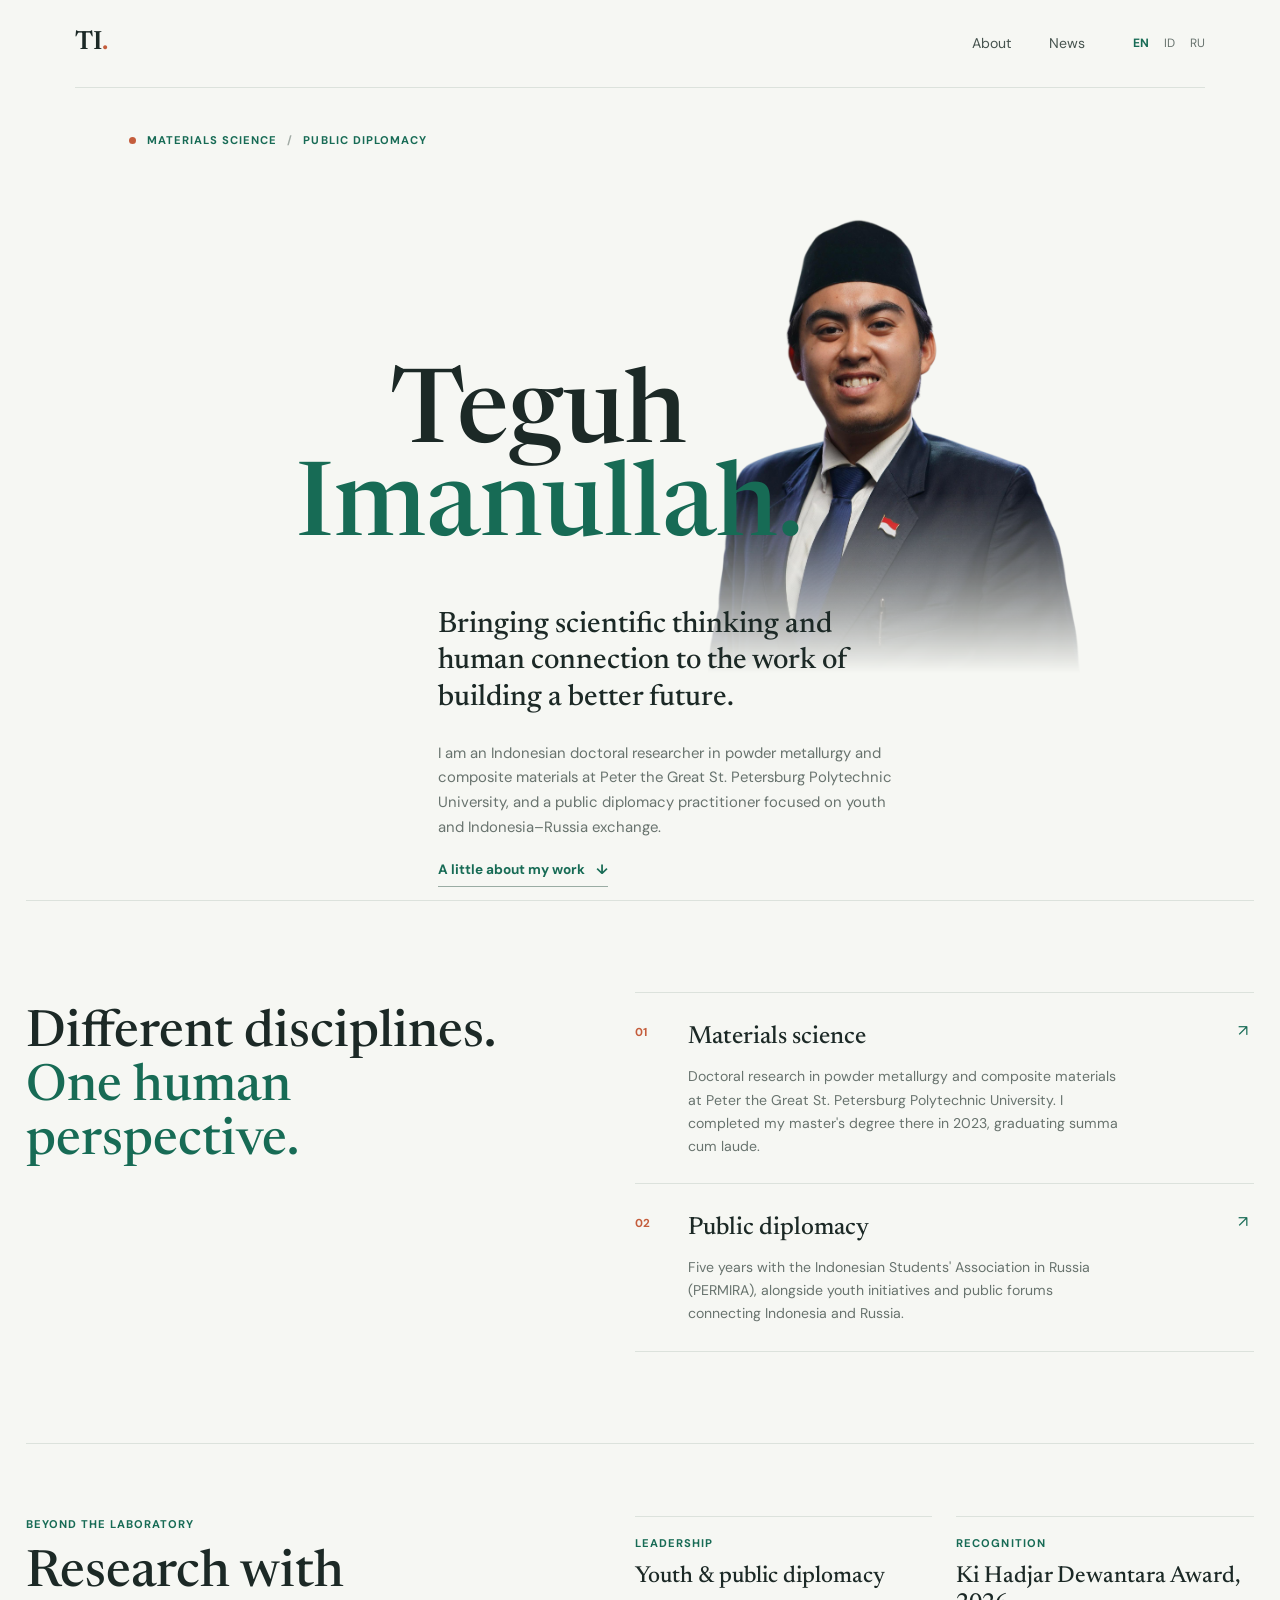
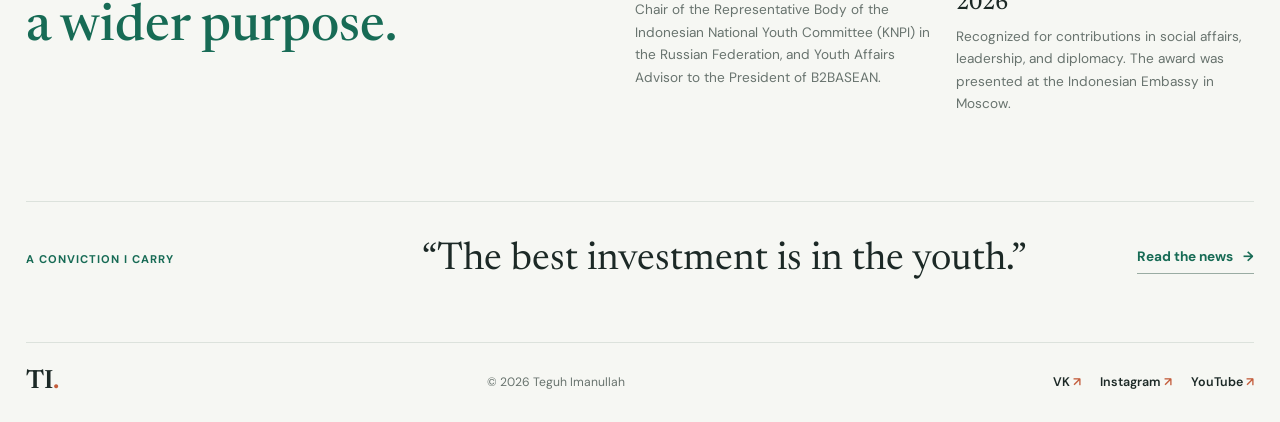
<file: index.html>
<!DOCTYPE html>
<html lang="en">

<head>
    <meta charset="UTF-8" />
    <meta name="viewport" content="width=device-width, initial-scale=1.0" />
    <meta name="color-scheme" content="light" />
    <meta name="theme-color" content="#f6f7f3" />
    <link rel="icon" href="images/transparent-favicon.ico" type="image/x-icon" sizes="any" />
    <link rel="preconnect" href="https://fonts.googleapis.com" />
    <link rel="preconnect" href="https://fonts.gstatic.com" crossorigin />
    <link href="https://fonts.googleapis.com/css2?family=DM+Sans:wght@400;500;600;700&family=Newsreader:opsz,wght@6..72,500;6..72,600&display=swap" rel="stylesheet" />
    <link rel="stylesheet" href="styles.css" />
            <meta name="description" content="Teguh Imanullah is an Indonesian doctoral researcher in powder metallurgy and composite materials, and a public diplomacy practitioner." />
    <meta name="author" content="Teguh Imanullah" />
    <meta property="og:type" content="profile" />
    <meta property="og:title" content="Teguh Imanullah | Materials Science & Public Diplomacy" />
    <meta property="og:locale" content="en_US" />
    <meta property="og:description" content="Connecting scientific inquiry with meaningful dialogue." />
    <meta property="og:image" content="images/profile.png" />
    <meta property="profile:first_name" content="Teguh" />
    <meta property="profile:last_name" content="Imanullah" />
    <meta property="profile:username" content="teguhimanullah" />
    
    <title>Teguh Imanullah | Materials Science & Public Diplomacy</title>

    <script type="application/ld+json">
        {
            "@context": "https://schema.org",
            "@type": "Person",
            "name": "Teguh Imanullah",
            "givenName": "Teguh",
            "familyName": "Imanullah",
            "description": "Indonesian doctoral researcher in powder metallurgy and composite materials, and a public diplomacy practitioner.",
            "birthPlace": {
                "@type": "Place",
                "name": "Jambi, Indonesia"
            },
            "jobTitle": ["Doctoral Researcher", "Public Diplomacy Practitioner"],
            "sameAs": [
                "https://www.vk.ru/teguhimanullah/",
                "https://www.instagram.com/teguhimanullah6/"
            ]
        }
    </script>

</head>

<body class="home-page">
    <a href="#main-content" class="skip-link">Skip to content</a>
    <header class="site-header">
            <a class="wordmark" href="index.html" aria-label="Teguh Imanullah, home">TI<span>.</span></a>
            <nav class="primary-nav" aria-label="Main navigation">
                <div class="nav-dropdown">
                    <a href="about.html" aria-haspopup="true">About</a>
                    <div class="nav-dropdown-menu">
                        <a href="background.html">Background</a>
                        <a href="research.html">Education &amp; research</a>
                        <a href="leadership.html">Leadership</a>
                        <a href="achievements.html">Achievements</a>
                    </div>
                </div>
                <a href="news.html">News</a>
            </nav>
            <nav class="language-nav" aria-label="Choose language">
                <a href="index.html" lang="en" aria-current="page">EN</a>
                <a href="id.html" lang="id">ID</a>
                <a href="ru.html" lang="ru">RU</a>
            </nav>
        </header>

        <main id="main-content">
            <section class="hero" aria-labelledby="hero-title">
                <div class="hero-copy">
                    <p class="eyebrow"><span class="status-dot"></span> Materials science <span class="eyebrow-divider">/</span> Public diplomacy</p>
                    <h1 id="hero-title">Teguh<br /><span>Imanullah.</span></h1>
                    <p class="hero-lede">Bringing scientific thinking and human connection to the work of building a better future.</p>
                    <p class="hero-intro">I am an Indonesian doctoral researcher in powder metallurgy and composite materials at Peter the Great St. Petersburg Polytechnic University, and a public diplomacy practitioner focused on youth and Indonesia–Russia exchange.</p>
                    <a class="text-link" href="#about">A little about my work <span aria-hidden="true">&#8595;</span></a>
                </div>
                <div class="portrait-wrap">
                    <div class="portrait-frame">
                        <img src="images/profile.png" alt="Portrait of Teguh Imanullah in formal attire" width="1024" height="1536" fetchpriority="high" decoding="async" />
                        <p class="portrait-caption"><span>Jambi, Indonesia</span><span>Research <i aria-hidden="true">&middot;</i> Dialogue</span></p>
                    </div>
                    <span class="portrait-index" aria-hidden="true">01 / 02</span>
                </div>
            </section>

            <section class="work-section" id="about" aria-labelledby="work-title">
                <div class="section-heading">
                    <h2 id="work-title">Different disciplines.<br /><span>One human perspective.</span></h2>
                </div>
                <div class="discipline-list">
                    <article class="discipline">
                        <span class="discipline-number">01</span>
                        <div>
                            <h3>Materials science</h3>
                            <p>Doctoral research in powder metallurgy and composite materials at Peter the Great St. Petersburg Polytechnic University. I completed my master's degree there in 2023, graduating summa cum laude.</p>
                        </div>
                        <span class="discipline-mark" aria-hidden="true">&#8599;</span>
                    </article>
                    <article class="discipline">
                        <span class="discipline-number">02</span>
                        <div>
                            <h3>Public diplomacy</h3>
                            <p>Five years with the Indonesian Students' Association in Russia (PERMIRA), alongside youth initiatives and public forums connecting Indonesia and Russia.</p>
                        </div>
                        <span class="discipline-mark" aria-hidden="true">&#8599;</span>
                    </article>
                </div>
            </section>

            <section class="profile-section" aria-labelledby="leadership-title">
                <div class="section-heading">
                    <p class="eyebrow">Beyond the laboratory</p>
                    <h2 id="leadership-title">Research with<br /><span>a wider purpose.</span></h2>
                </div>
                <div class="profile-grid">
                    <article class="profile-entry">
                        <p class="eyebrow">Leadership</p>
                        <h3>Youth &amp; public diplomacy</h3>
                        <p>Chair of the Representative Body of the Indonesian National Youth Committee (KNPI) in the Russian Federation, and Youth Affairs Advisor to the President of B2BASEAN.</p>
                    </article>
                    <article class="profile-entry">
                        <p class="eyebrow">Recognition</p>
                        <h3>Ki Hadjar Dewantara Award, 2026</h3>
                        <p>Recognized for contributions in social affairs, leadership, and diplomacy. The award was presented at the Indonesian Embassy in Moscow.</p>
                    </article>
                </div>
            </section>

            <section class="closing-note" aria-label="Personal conviction">
                <p class="eyebrow">A conviction I carry</p>
                <blockquote>“The best investment is in the youth.”</blockquote>
                <a class="text-link" href="news.html">Read the news <span aria-hidden="true">&#8594;</span></a>
            </section>
        </main>

        <footer class="site-footer">
            <a class="wordmark" href="index.html" aria-label="Teguh Imanullah, home">TI<span>.</span></a>
            <p>&copy; 2026 Teguh Imanullah</p>
            <nav class="social-links" aria-label="Social media">
                <a href="https://www.vk.ru/teguhimanullah/" target="_blank" rel="me noopener noreferrer">VK <span aria-hidden="true">&#8599;</span></a>
                <a href="https://www.instagram.com/teguhimanullah6/" target="_blank" rel="me noopener noreferrer">Instagram <span aria-hidden="true">&#8599;</span></a>
                <a href="https://www.youtube.com/@teguhimanullah/" target="_blank" rel="me noopener noreferrer">YouTube <span aria-hidden="true">&#8599;</span></a>
            </nav>
        </footer>
</body>

</html>
</file>
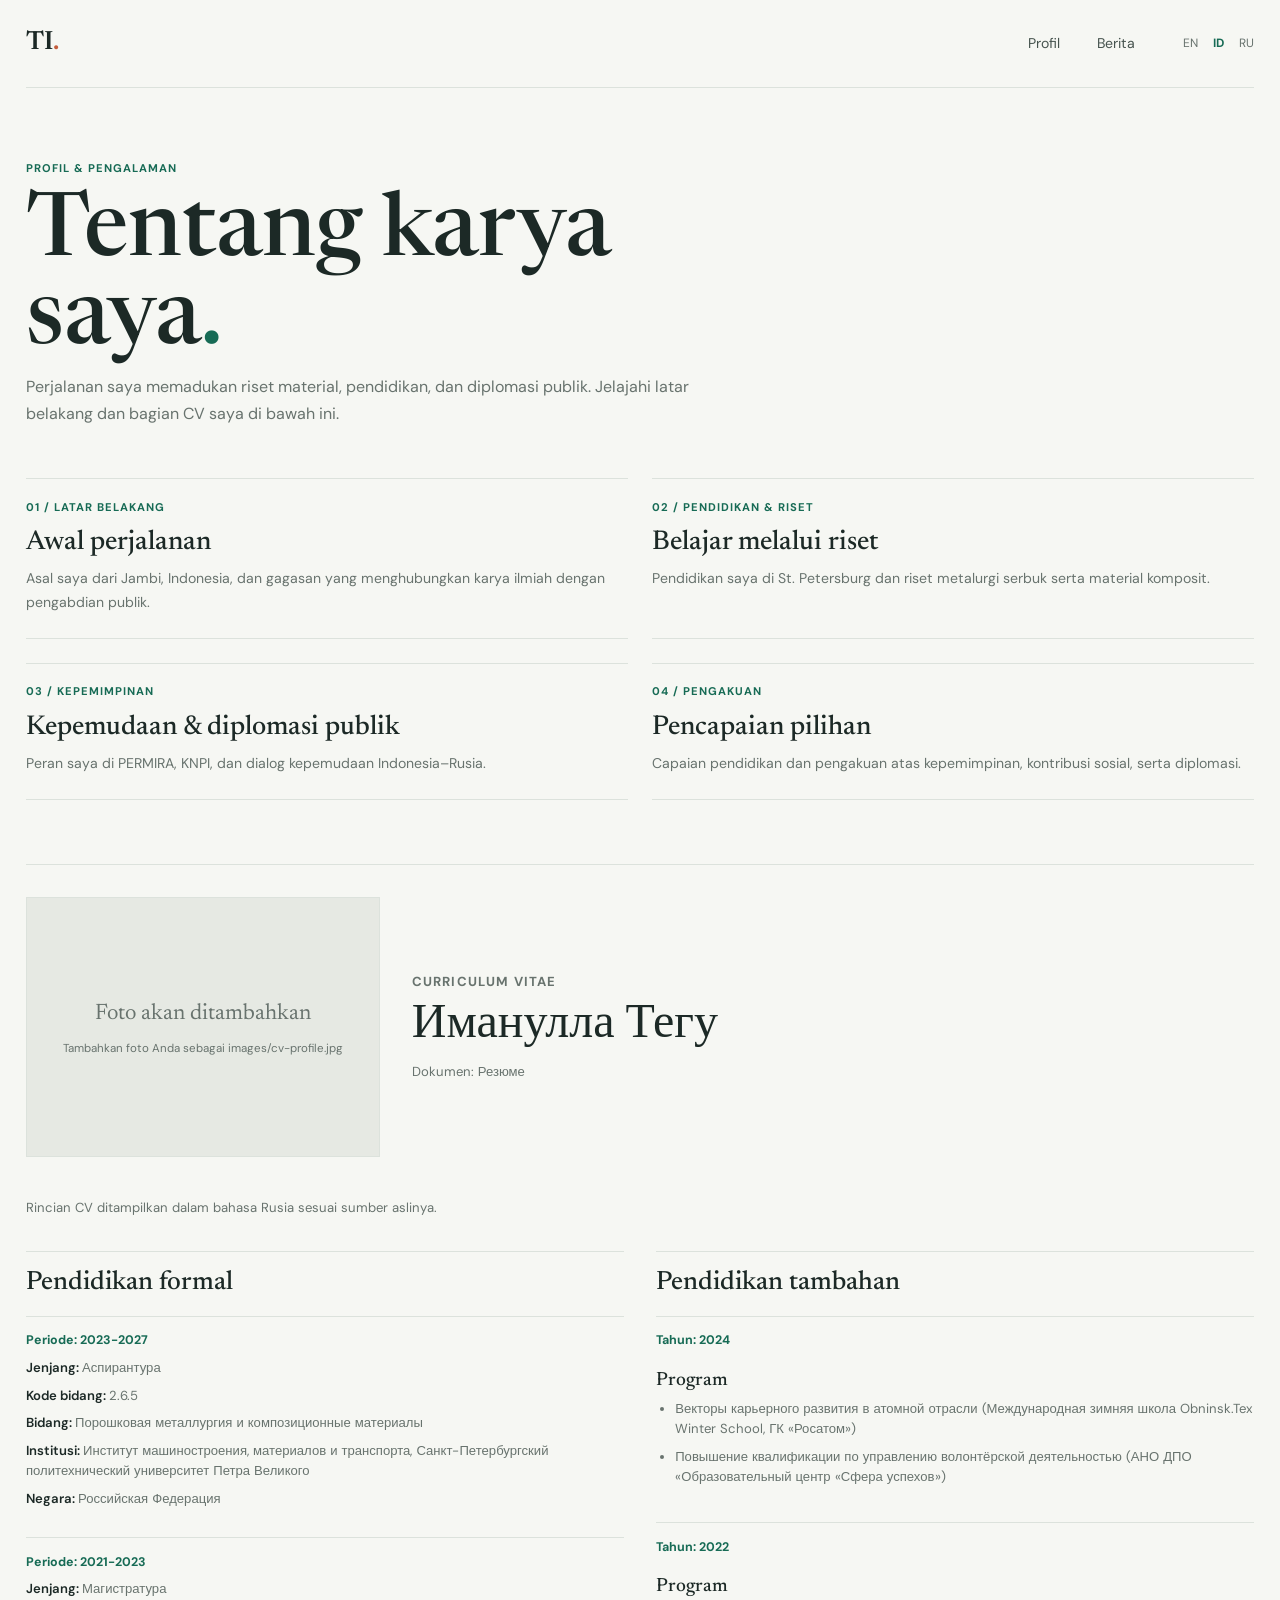
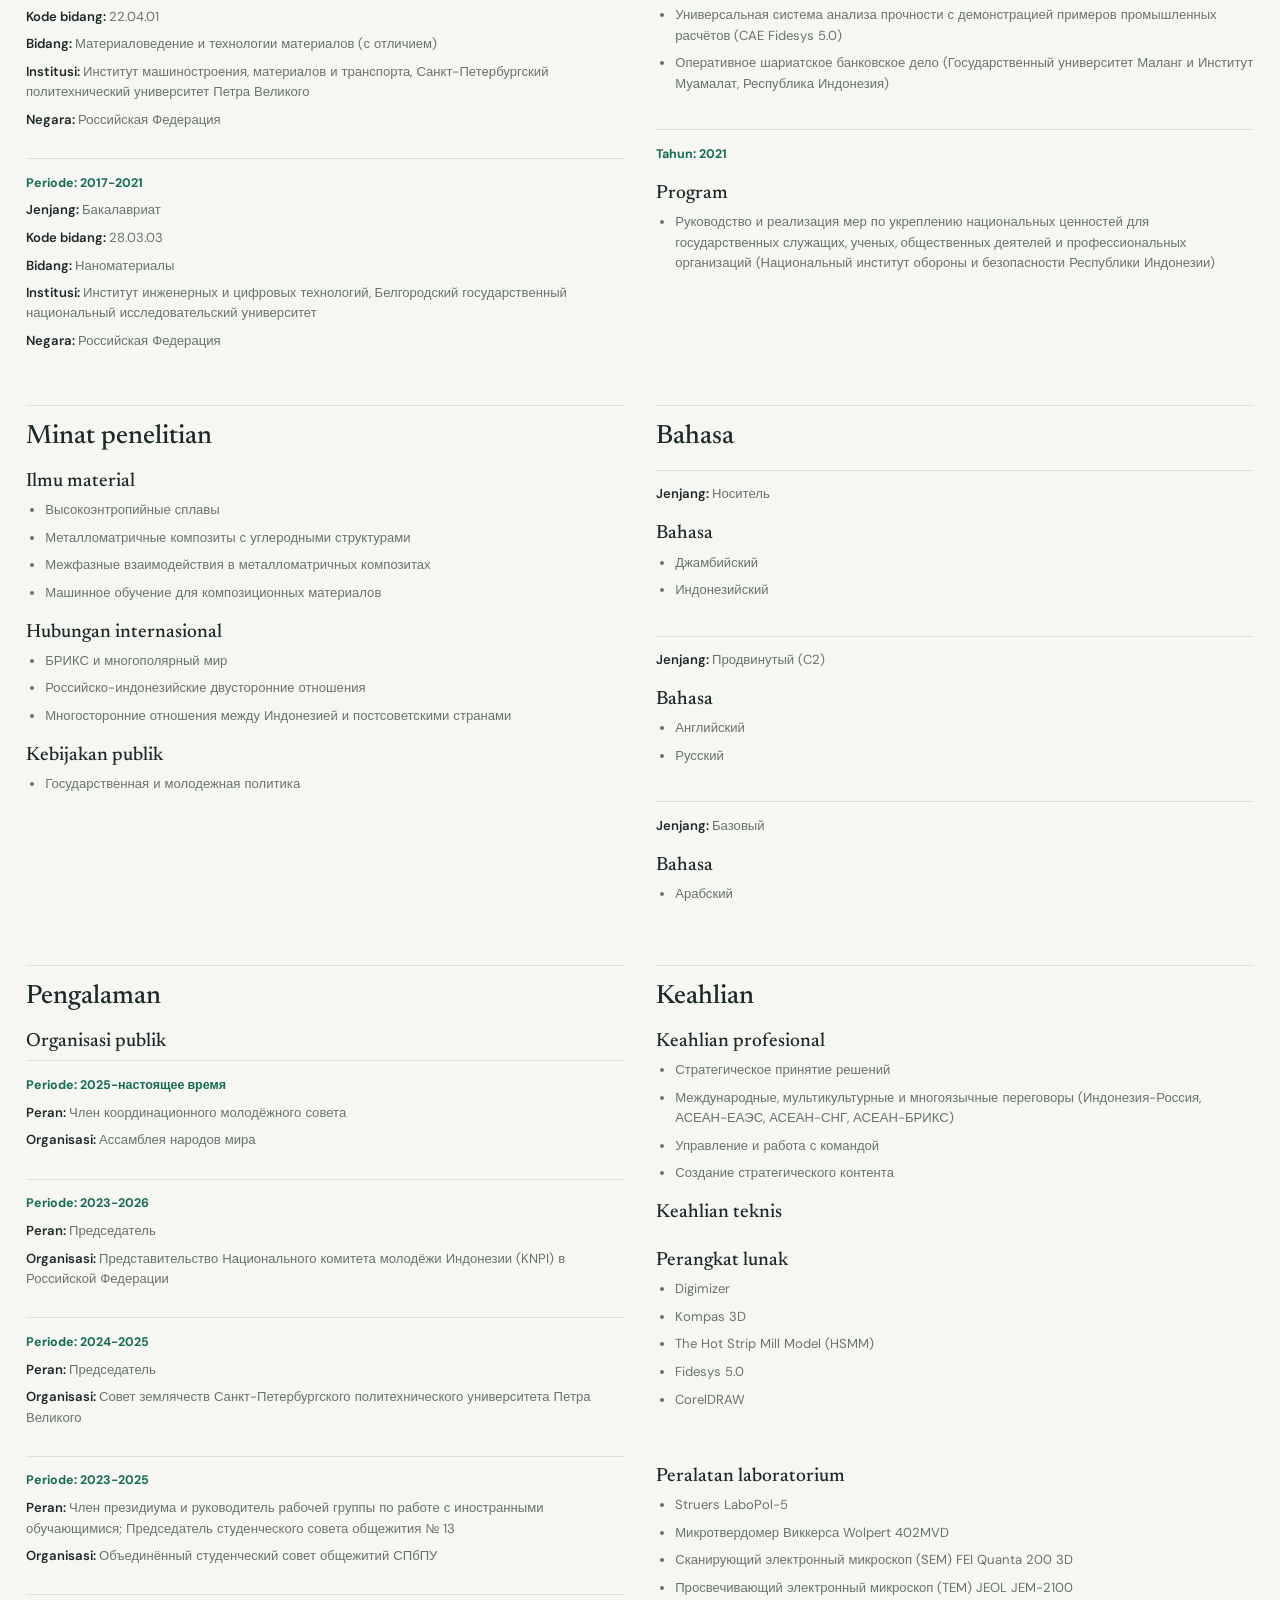
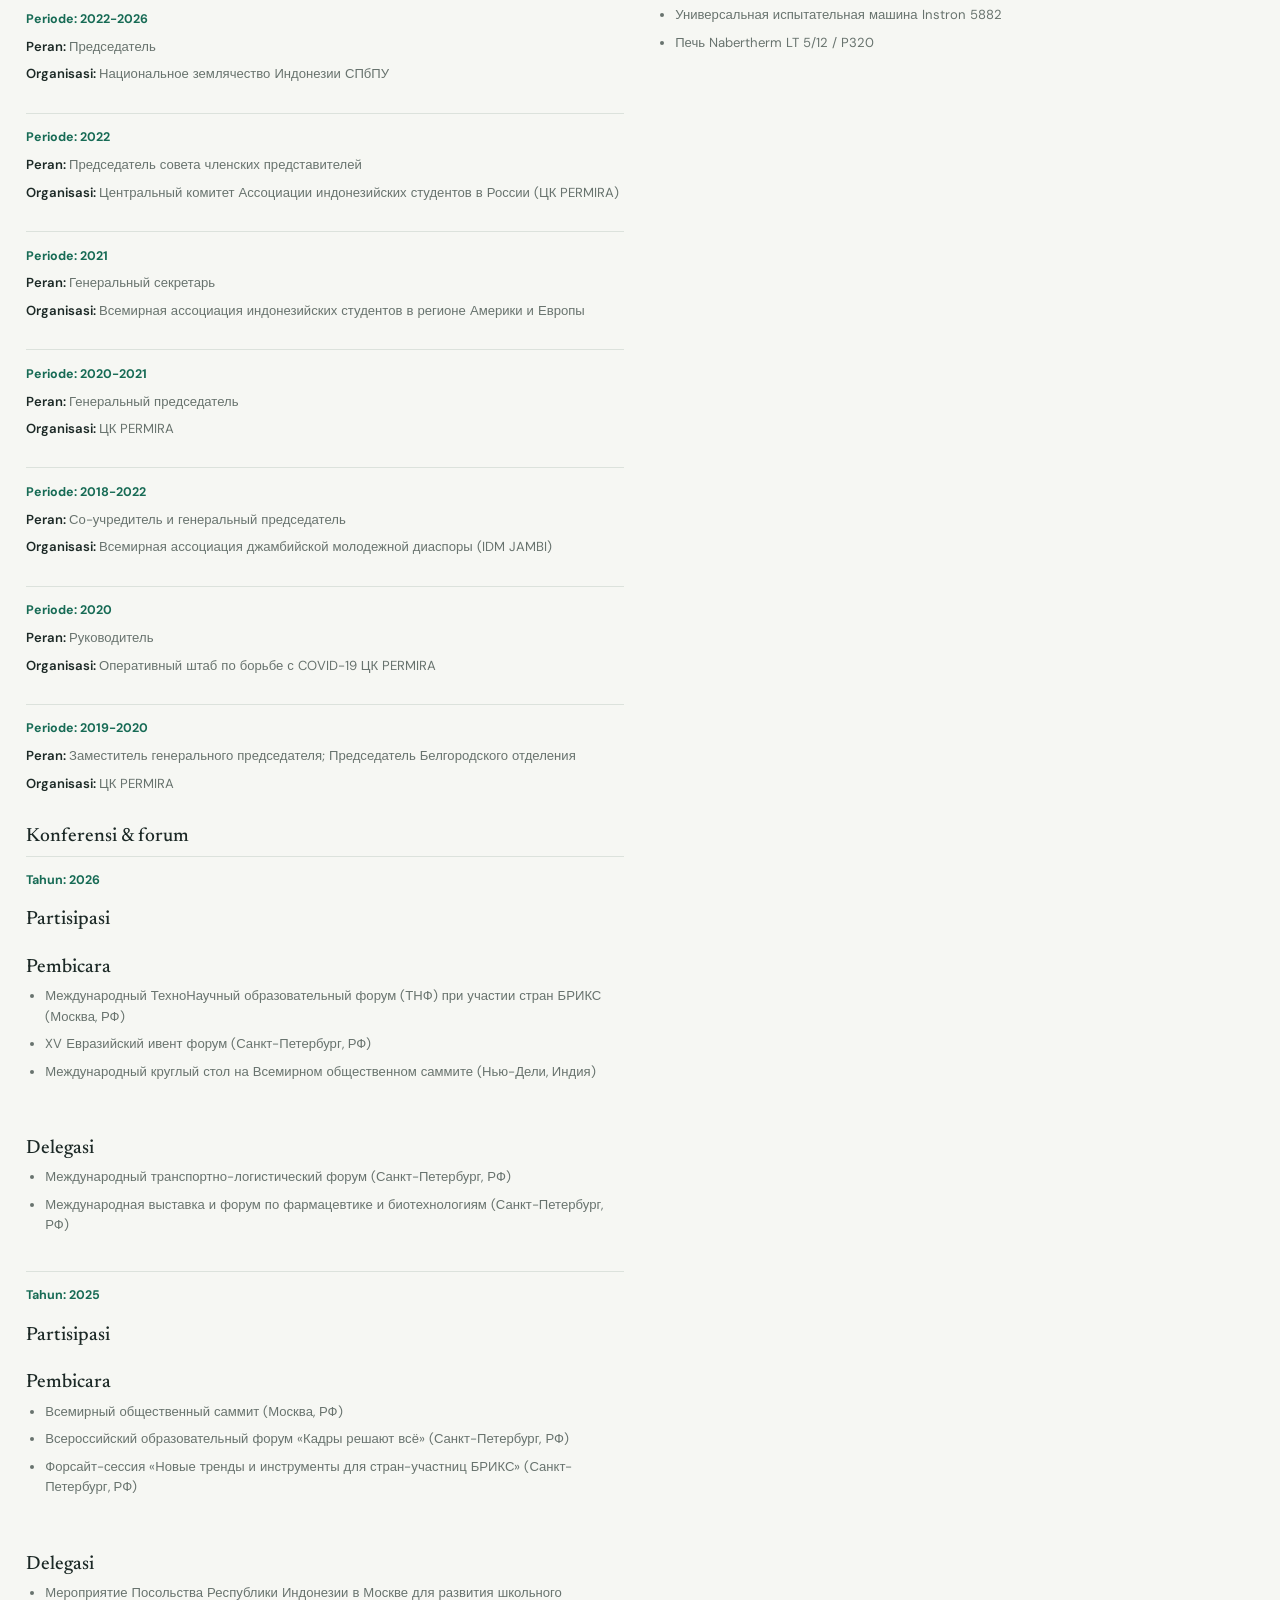
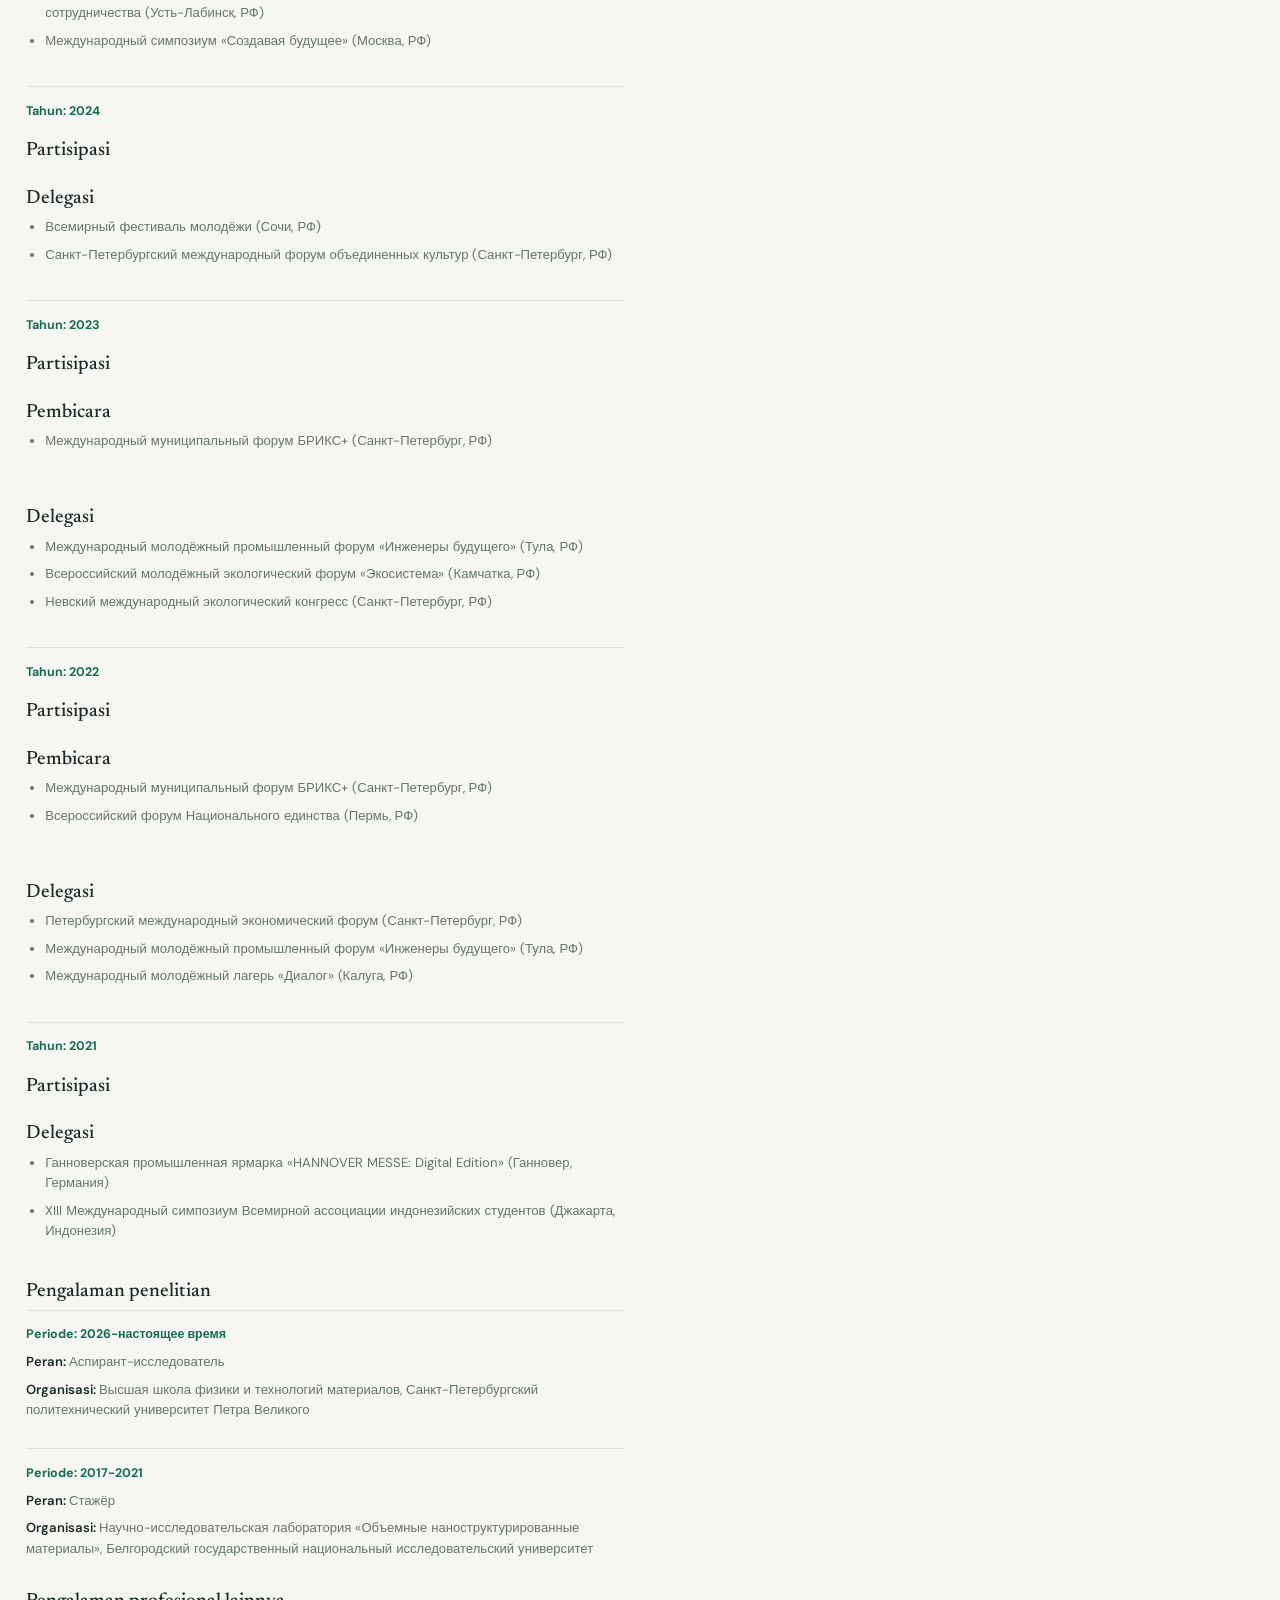
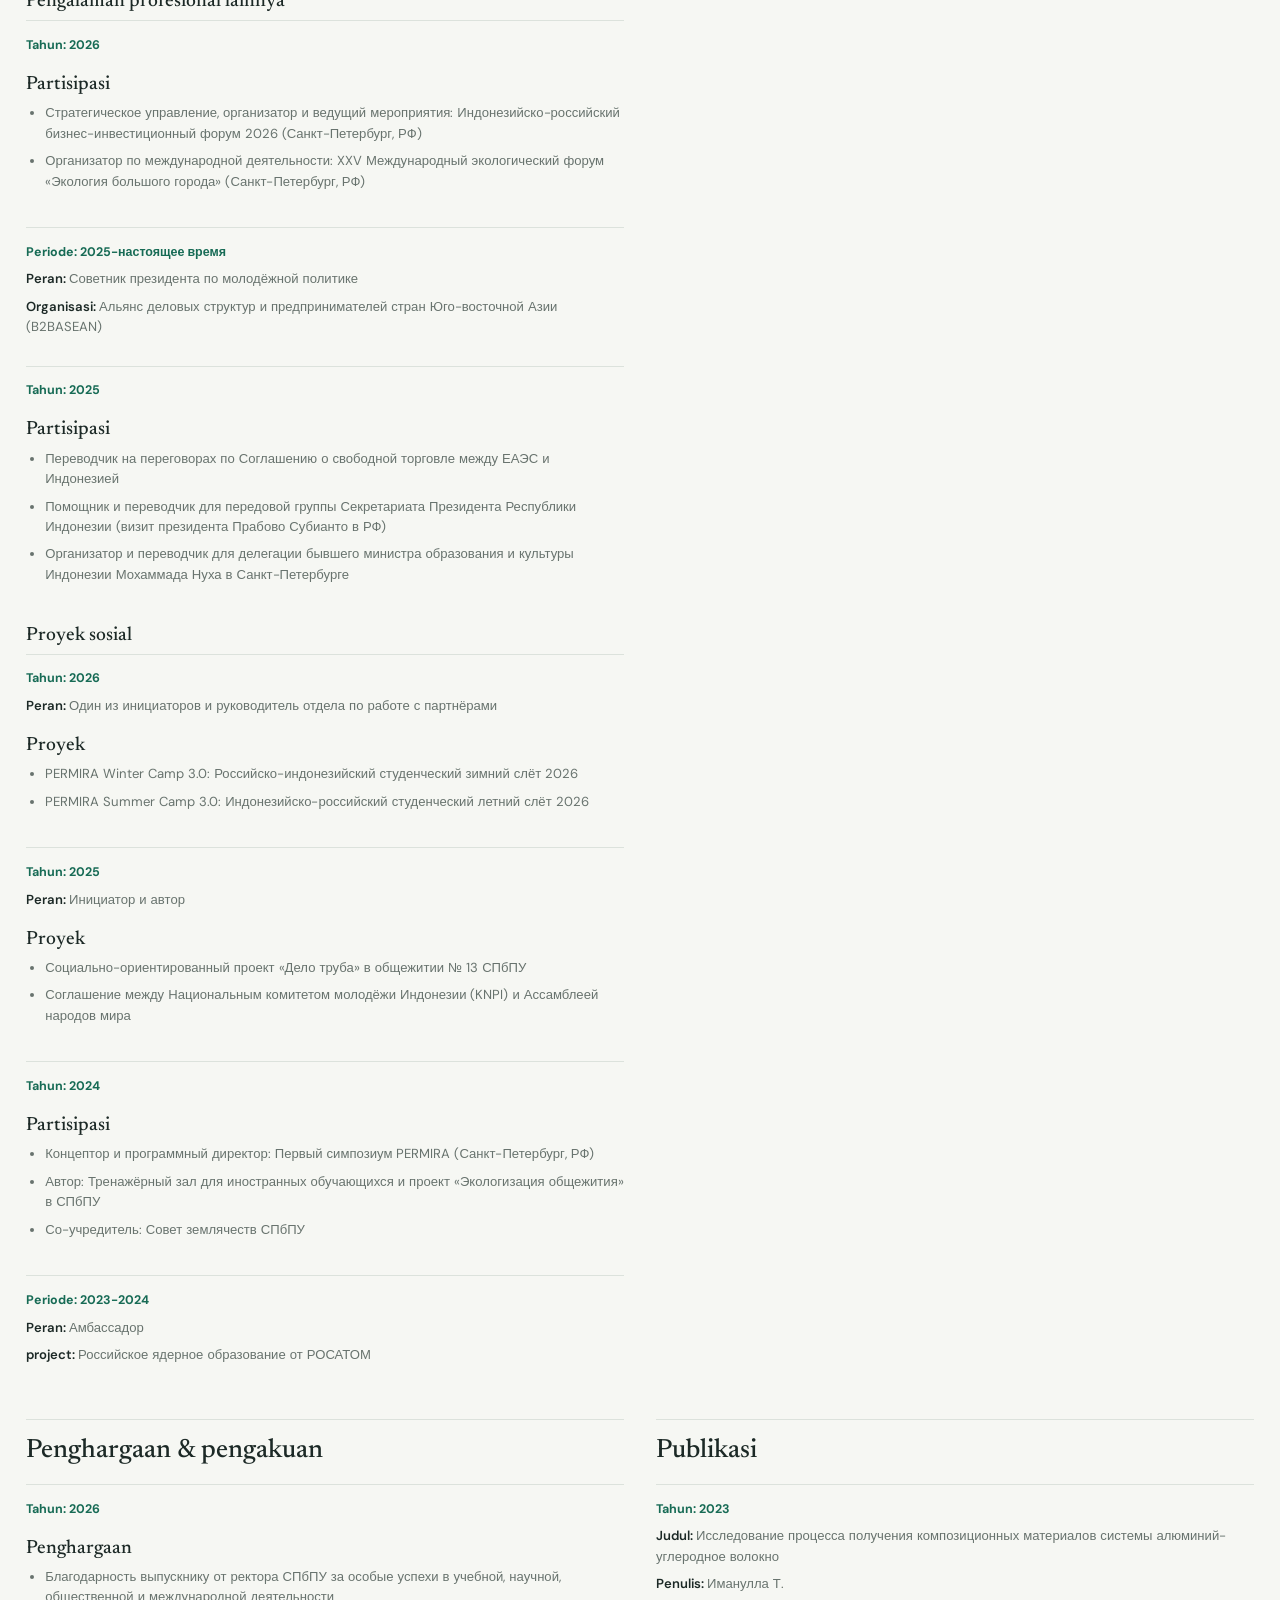
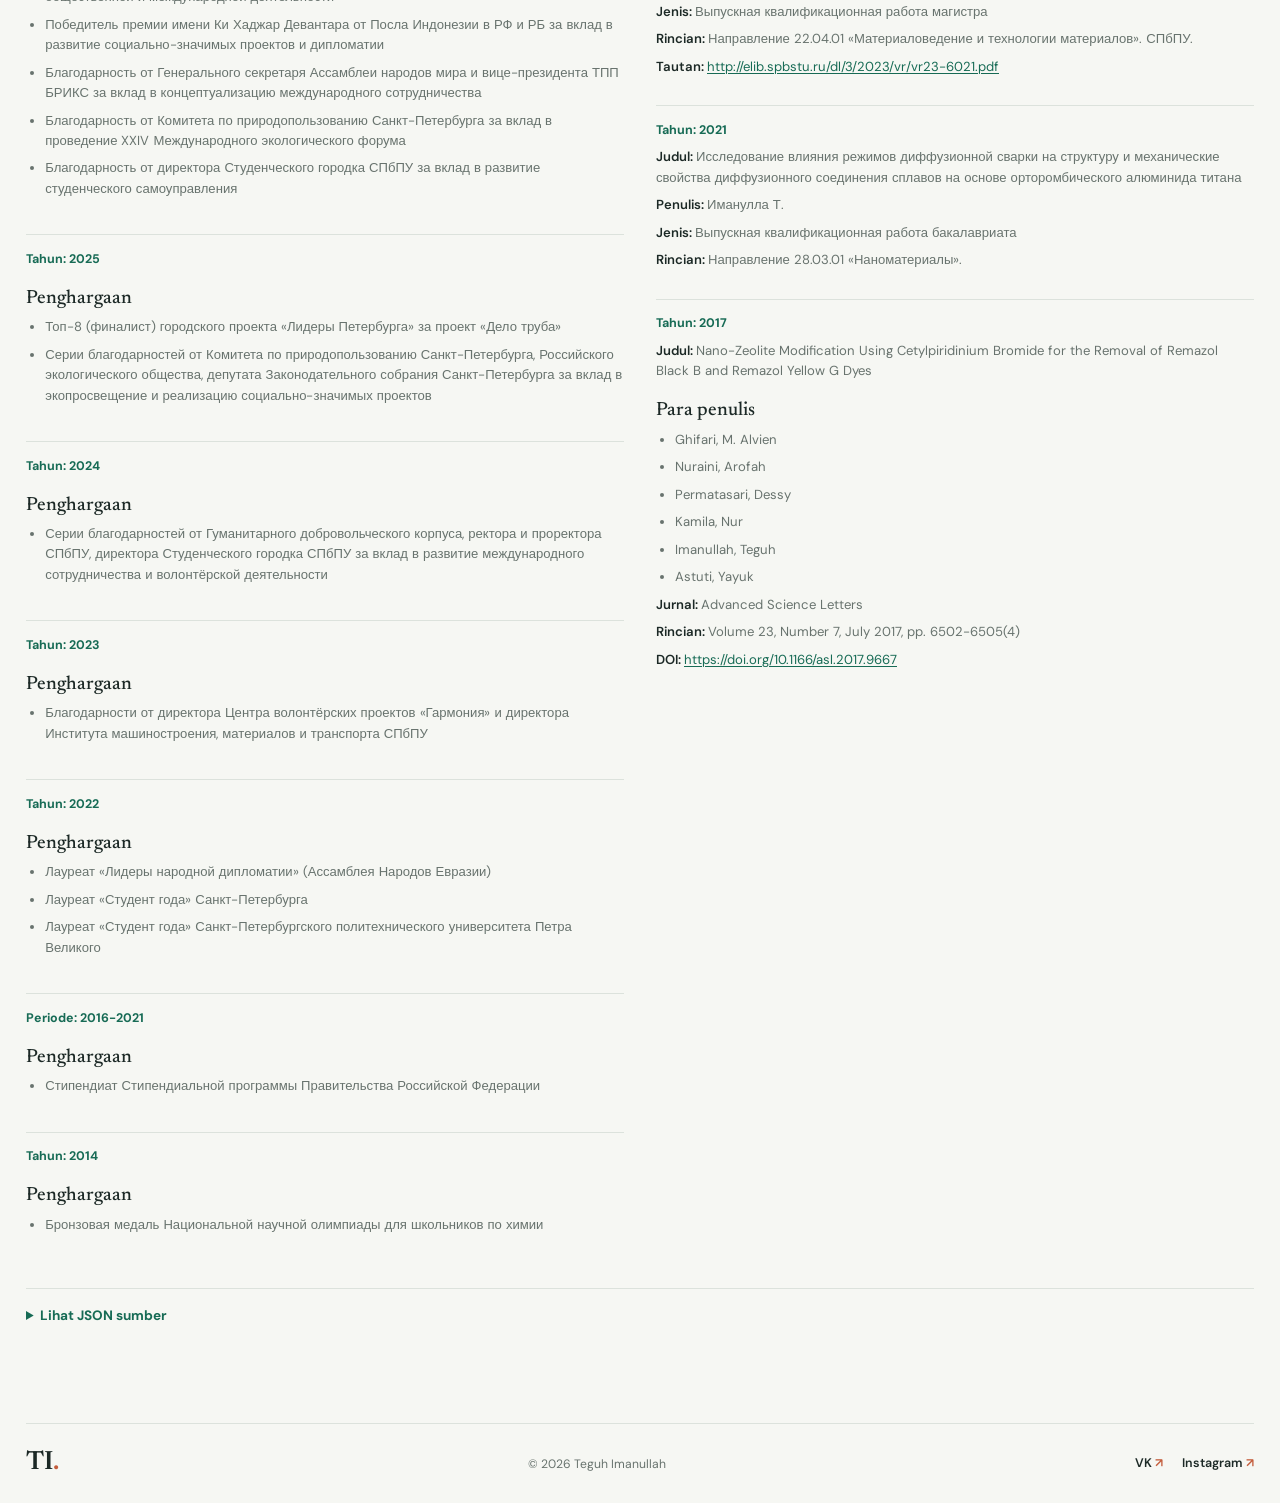
<file: about-id.html>
<!DOCTYPE html>
<html lang="id">
<head>
	<meta charset="UTF-8" />
	<meta name="viewport" content="width=device-width, initial-scale=1.0" />
	<meta name="color-scheme" content="light" />
	<meta name="theme-color" content="#f6f7f3" />
	<link rel="icon" href="images/transparent-favicon.ico" type="image/x-icon" sizes="any" />
	<link rel="preconnect" href="https://fonts.googleapis.com" />
	<link rel="preconnect" href="https://fonts.gstatic.com" crossorigin />
	<link href="https://fonts.googleapis.com/css2?family=DM+Sans:wght@400;500;600;700&family=Newsreader:opsz,wght@6..72,500;6..72,600&display=swap" rel="stylesheet" />
	<link rel="stylesheet" href="styles.css" />
	<meta name="description" content="Latar belakang, pendidikan, riset, kepemimpinan, dan penghargaan Teguh Imanullah." />
	<title>Profil | Teguh Imanullah</title>
</head>
<body>
	<a href="#main-content" class="skip-link">Lewati ke konten</a>
	<header class="site-header">
		<a class="wordmark" href="id.html" aria-label="Teguh Imanullah, beranda">TI<span>.</span></a>
		<nav class="primary-nav" aria-label="Navigasi utama"><a href="about-id.html" aria-current="page">Profil</a><a href="news-id.html">Berita</a></nav>
		<nav class="language-nav" aria-label="Pilih bahasa"><a href="about.html" lang="en">EN</a><a href="about-id.html" lang="id" aria-current="page">ID</a><a href="about-ru.html" lang="ru">RU</a></nav>
	</header>
	<main class="news-main" id="main-content">
		<section class="news-intro" aria-labelledby="about-title">
			<p class="eyebrow">Profil &amp; pengalaman</p>
			<h1 id="about-title">Tentang karya saya<span>.</span></h1>
			<p>Perjalanan saya memadukan riset material, pendidikan, dan diplomasi publik. Jelajahi latar belakang dan bagian CV saya di bawah ini.</p>
		</section>
		<nav class="cv-grid" aria-label="Bagian profil dan CV">
			<a class="cv-card" href="background.html"><p class="eyebrow">01 / Latar belakang</p><h2>Awal perjalanan</h2><p>Asal saya dari Jambi, Indonesia, dan gagasan yang menghubungkan karya ilmiah dengan pengabdian publik.</p></a>
			<a class="cv-card" href="research.html"><p class="eyebrow">02 / Pendidikan &amp; riset</p><h2>Belajar melalui riset</h2><p>Pendidikan saya di St. Petersburg dan riset metalurgi serbuk serta material komposit.</p></a>
			<a class="cv-card" href="leadership.html"><p class="eyebrow">03 / Kepemimpinan</p><h2>Kepemudaan &amp; diplomasi publik</h2><p>Peran saya di PERMIRA, KNPI, dan dialog kepemudaan Indonesia–Rusia.</p></a>
			<a class="cv-card" href="achievements.html"><p class="eyebrow">04 / Pengakuan</p><h2>Pencapaian pilihan</h2><p>Capaian pendidikan dan pengakuan atas kepemimpinan, kontribusi sosial, serta diplomasi.</p></a>
		</nav>
		<div id="cv-profile" data-language="id"></div>
		<script type="application/json" id="cv-data">{"personal_info":{"full_name":"Иманулла Тегу","document_type":"Резюме"},"formal_education":[{"period":"2023-2027","level":"Аспирантура","specialty_code":"2.6.5","specialty_name":"Порошковая металлургия и композиционные материалы","institution":"Институт машиностроения, материалов и транспорта, Санкт-Петербургский политехнический университет Петра Великого","country":"Российская Федерация"},{"period":"2021-2023","level":"Магистратура","specialty_code":"22.04.01","specialty_name":"Материаловедение и технологии материалов (с отличием)","institution":"Институт машиностроения, материалов и транспорта, Санкт-Петербургский политехнический университет Петра Великого","country":"Российская Федерация"},{"period":"2017-2021","level":"Бакалавриат","specialty_code":"28.03.03","specialty_name":"Наноматериалы","institution":"Институт инженерных и цифровых технологий, Белгородский государственный национальный исследовательский университет","country":"Российская Федерация"}],"non_formal_education":[{"year":2024,"programs":["Векторы карьерного развития в атомной отрасли (Международная зимняя школа Obninsk.Tex Winter School, ГК «Росатом»)","Повышение квалификации по управлению волонтёрской деятельностью (АНО ДПО «Образовательный центр «Сфера успехов»)"]},{"year":2022,"programs":["Универсальная система анализа прочности с демонстрацией примеров промышленных расчётов (CAE Fidesys 5.0)","Оперативное шариатское банковское дело (Государственный университет Маланг и Институт Муамалат, Республика Индонезия)"]},{"year":2021,"programs":["Руководство и реализация мер по укреплению национальных ценностей для государственных служащих, ученых, общественных деятелей и профессиональных организаций (Национальный институт обороны и безопасности Республики Индонезии)"]}],"research_interests":{"materials_science":["Высокоэнтропийные сплавы","Металломатричные композиты с углеродными структурами","Межфазные взаимодействия в металломатричных композитах","Машинное обучение для композиционных материалов"],"international_relations":["БРИКС и многополярный мир","Российско-индонезийские двусторонние отношения","Многосторонние отношения между Индонезией и постсоветскими странами"],"public_policy":["Государственная и молодежная политика"]},"languages":[{"level":"Носитель","languages":["Джамбийский","Индонезийский"]},{"level":"Продвинутый (C2)","languages":["Английский","Русский"]},{"level":"Базовый","languages":["Арабский"]}],"experience":{"public_organizations":[{"period":"2025-настоящее время","role":"Член координационного молодёжного совета","organization":"Ассамблея народов мира"},{"period":"2023-2026","role":"Председатель","organization":"Представительство Национального комитета молодёжи Индонезии (KNPI) в Российской Федерации"},{"period":"2024-2025","role":"Председатель","organization":"Совет землячеств Санкт-Петербургского политехнического университета Петра Великого"},{"period":"2023-2025","role":"Член президиума и руководитель рабочей группы по работе с иностранными обучающимися; Председатель студенческого совета общежития № 13","organization":"Объединённый студенческий совет общежитий СПбПУ"},{"period":"2022-2026","role":"Председатель","organization":"Национальное землячество Индонезии СПбПУ"},{"period":"2022","role":"Председатель совета членских представителей","organization":"Центральный комитет Ассоциации индонезийских студентов в России (ЦК PERMIRA)"},{"period":"2021","role":"Генеральный секретарь","organization":"Всемирная ассоциация индонезийских студентов в регионе Америки и Европы"},{"period":"2020-2021","role":"Генеральный председатель","organization":"ЦК PERMIRA"},{"period":"2018-2022","role":"Со-учредитель и генеральный председатель","organization":"Всемирная ассоциация джамбийской молодежной диаспоры (IDM JAMBI)"},{"period":"2020","role":"Руководитель","organization":"Оперативный штаб по борьбе с COVID-19 ЦК PERMIRA"},{"period":"2019-2020","role":"Заместитель генерального председателя; Председатель Белгородского отделения","organization":"ЦК PERMIRA"}],"conferences_and_forums":[{"year":2026,"roles":{"speaker":["Международный ТехноНаучный образовательный форум (ТНФ) при участии стран БРИКС (Москва, РФ)","XV Евразийский ивент форум (Санкт-Петербург, РФ)","Международный круглый стол на Всемирном общественном саммите (Нью-Дели, Индия)"],"delegate":["Международный транспортно-логистический форум (Санкт-Петербург, РФ)","Международная выставка и форум по фармацевтике и биотехнологиям (Санкт-Петербург, РФ)"]}},{"year":2025,"roles":{"speaker":["Всемирный общественный саммит (Москва, РФ)","Всероссийский образовательный форум «Кадры решают всё» (Санкт-Петербург, РФ)","Форсайт-сессия «Новые тренды и инструменты для стран-участниц БРИКС» (Санкт-Петербург, РФ)"],"delegate":["Мероприятие Посольства Республики Индонезии в Москве для развития школьного сотрудничества (Усть-Лабинск, РФ)","Международный симпозиум «Создавая будущее» (Москва, РФ)"]}},{"year":2024,"roles":{"delegate":["Всемирный фестиваль молодёжи (Сочи, РФ)","Санкт-Петербургский международный форум объединенных культур (Санкт-Петербург, РФ)"]}},{"year":2023,"roles":{"speaker":["Международный муниципальный форум БРИКС+ (Санкт-Петербург, РФ)"],"delegate":["Международный молодёжный промышленный форум «Инженеры будущего» (Тула, РФ)","Всероссийский молодёжный экологический форум «Экосистема» (Камчатка, РФ)","Невский международный экологический конгресс (Санкт-Петербург, РФ)"]}},{"year":2022,"roles":{"speaker":["Международный муниципальный форум БРИКС+ (Санкт-Петербург, РФ)","Всероссийский форум Национального единства (Пермь, РФ)"],"delegate":["Петербургский международный экономический форум (Санкт-Петербург, РФ)","Международный молодёжный промышленный форум «Инженеры будущего» (Тула, РФ)","Международный молодёжный лагерь «Диалог» (Калуга, РФ)"]}},{"year":2021,"roles":{"delegate":["Ганноверская промышленная ярмарка «HANNOVER MESSE: Digital Edition» (Ганновер, Германия)","XIII Международный симпозиум Всемирной ассоциации индонезийских студентов (Джакарта, Индонезия)"]}}],"professional_relevant":[{"period":"2026-настоящее время","role":"Аспирант-исследователь","organization":"Высшая школа физики и технологий материалов, Санкт-Петербургский политехнический университет Петра Великого"},{"period":"2017-2021","role":"Стажёр","organization":"Научно-исследовательская лаборатория «Объемные наноструктурированные материалы», Белгородский государственный национальный исследовательский университет"}],"professional_non_relevant":[{"year":2026,"roles":["Стратегическое управление, организатор и ведущий мероприятия: Индонезийско-российский бизнес-инвестиционный форум 2026 (Санкт-Петербург, РФ)","Организатор по международной деятельности: XXV Международный экологический форум «Экология большого города» (Санкт-Петербург, РФ)"]},{"period":"2025-настоящее время","role":"Советник президента по молодёжной политике","organization":"Альянс деловых структур и предпринимателей стран Юго-восточной Азии (B2BASEAN)"},{"year":2025,"roles":["Переводчик на переговорах по Соглашению о свободной торговле между ЕАЭС и Индонезией","Помощник и переводчик для передовой группы Секретариата Президента Республики Индонезии (визит президента Прабово Субианто в РФ)","Организатор и переводчик для делегации бывшего министра образования и культуры Индонезии Мохаммада Нуха в Санкт-Петербурге"]}],"social_projects":[{"year":2026,"role":"Один из инициаторов и руководитель отдела по работе с партнёрами","projects":["PERMIRA Winter Camp 3.0: Российско-индонезийский студенческий зимний слёт 2026","PERMIRA Summer Camp 3.0: Индонезийско-российский студенческий летний слёт 2026"]},{"year":2025,"role":"Инициатор и автор","projects":["Социально-ориентированный проект «Дело труба» в общежитии № 13 СПбПУ","Соглашение между Национальным комитетом молодёжи Индонезии (KNPI) и Ассамблеей народов мира"]},{"year":2024,"roles":["Концептор и программный директор: Первый симпозиум PERMIRA (Санкт-Петербург, РФ)","Автор: Тренажёрный зал для иностранных обучающихся и проект «Экологизация общежития» в СПбПУ","Со-учредитель: Совет землячеств СПбПУ"]},{"period":"2023-2024","role":"Амбассадор","project":"Российское ядерное образование от РОСАТОМ"}]},"skills":{"soft_skills":["Стратегическое принятие решений","Международные, мультикультурные и многоязычные переговоры (Индонезия-Россия, АСЕАН-ЕАЭС, АСЕАН-СНГ, АСЕАН-БРИКС)","Управление и работа с командой","Создание стратегического контента"],"hard_skills":{"software":["Digimizer","Kompas 3D","The Hot Strip Mill Model (HSMM)","Fidesys 5.0","CorelDRAW"],"laboratory":["Struers LaboPol-5","Микротвердомер Виккерса Wolpert 402MVD","Сканирующий электронный микроскоп (SEM) FEI Quanta 200 3D","Просвечивающий электронный микроскоп (TEM) JEOL JEM-2100","Универсальная испытательная машина Instron 5882","Печь Nabertherm LT 5/12 / P320"]}},"achievements":[{"year":2026,"awards":["Благодарность выпускнику от ректора СПбПУ за особые успехи в учебной, научной, общественной и международной деятельности","Победитель премии имени Ки Хаджар Девантара от Посла Индонезии в РФ и РБ за вклад в развитие социально-значимых проектов и дипломатии","Благодарность от Генерального секретаря Ассамблеи народов мира и вице-президента ТПП БРИКС за вклад в концептуализацию международного сотрудничества","Благодарность от Комитета по природопользованию Санкт-Петербурга за вклад в проведение XXIV Международного экологического форума","Благодарность от директора Студенческого городка СПбПУ за вклад в развитие студенческого самоуправления"]},{"year":2025,"awards":["Топ-8 (финалист) городского проекта «Лидеры Петербурга» за проект «Дело труба»","Серии благодарностей от Комитета по природопользованию Санкт-Петербурга, Российского экологического общества, депутата Законодательного собрания Санкт-Петербурга за вклад в экопросвещение и реализацию социально-значимых проектов"]},{"year":2024,"awards":["Серии благодарностей от Гуманитарного добровольческого корпуса, ректора и проректора СПбПУ, директора Студенческого городка СПбПУ за вклад в развитие международного сотрудничества и волонтёрской деятельности"]},{"year":2023,"awards":["Благодарности от директора Центра волонтёрских проектов «Гармония» и директора Института машиностроения, материалов и транспорта СПбПУ"]},{"year":2022,"awards":["Лауреат «Лидеры народной дипломатии» (Ассамблея Народов Евразии)","Лауреат «Студент года» Санкт-Петербурга","Лауреат «Студент года» Санкт-Петербургского политехнического университета Петра Великого"]},{"period":"2016-2021","awards":["Стипендиат Стипендиальной программы Правительства Российской Федерации"]},{"year":2014,"awards":["Бронзовая медаль Национальной научной олимпиады для школьников по химии"]}],"publications":[{"year":2023,"title":"Исследование процесса получения композиционных материалов системы алюминий-углеродное волокно","author":"Иманулла Т.","type":"Выпускная квалификационная работа магистра","details":"Направление 22.04.01 «Материаловедение и технологии материалов». СПбПУ.","url":"http://elib.spbstu.ru/dl/3/2023/vr/vr23-6021.pdf"},{"year":2021,"title":"Исследование влияния режимов диффузионной сварки на структуру и механические свойства диффузионного соединения сплавов на основе орторомбического алюминида титана","author":"Иманулла Т.","type":"Выпускная квалификационная работа бакалавриата","details":"Направление 28.03.01 «Наноматериалы»."},{"year":2017,"title":"Nano-Zeolite Modification Using Cetylpiridinium Bromide for the Removal of Remazol Black B and Remazol Yellow G Dyes","authors":["Ghifari, M. Alvien","Nuraini, Arofah","Permatasari, Dessy","Kamila, Nur","Imanullah, Teguh","Astuti, Yayuk"],"journal":"Advanced Science Letters","details":"Volume 23, Number 7, July 2017, pp. 6502-6505(4)","doi":"https://doi.org/10.1166/asl.2017.9667"}]}</script>
		<script src="cv-render.js" defer></script>
	</main>
	<footer class="site-footer">
		<a class="wordmark" href="id.html" aria-label="Teguh Imanullah, beranda">TI<span>.</span></a>
		<p>&copy; 2026 Teguh Imanullah</p>
		<nav class="social-links" aria-label="Media sosial"><a href="https://www.vk.ru/teguhimanullah/" target="_blank" rel="me noopener noreferrer">VK <span aria-hidden="true">&#8599;</span></a><a href="https://www.instagram.com/teguhimanullah6/" target="_blank" rel="me noopener noreferrer">Instagram <span aria-hidden="true">&#8599;</span></a></nav>
	</footer>
</body>
</html>
</file>
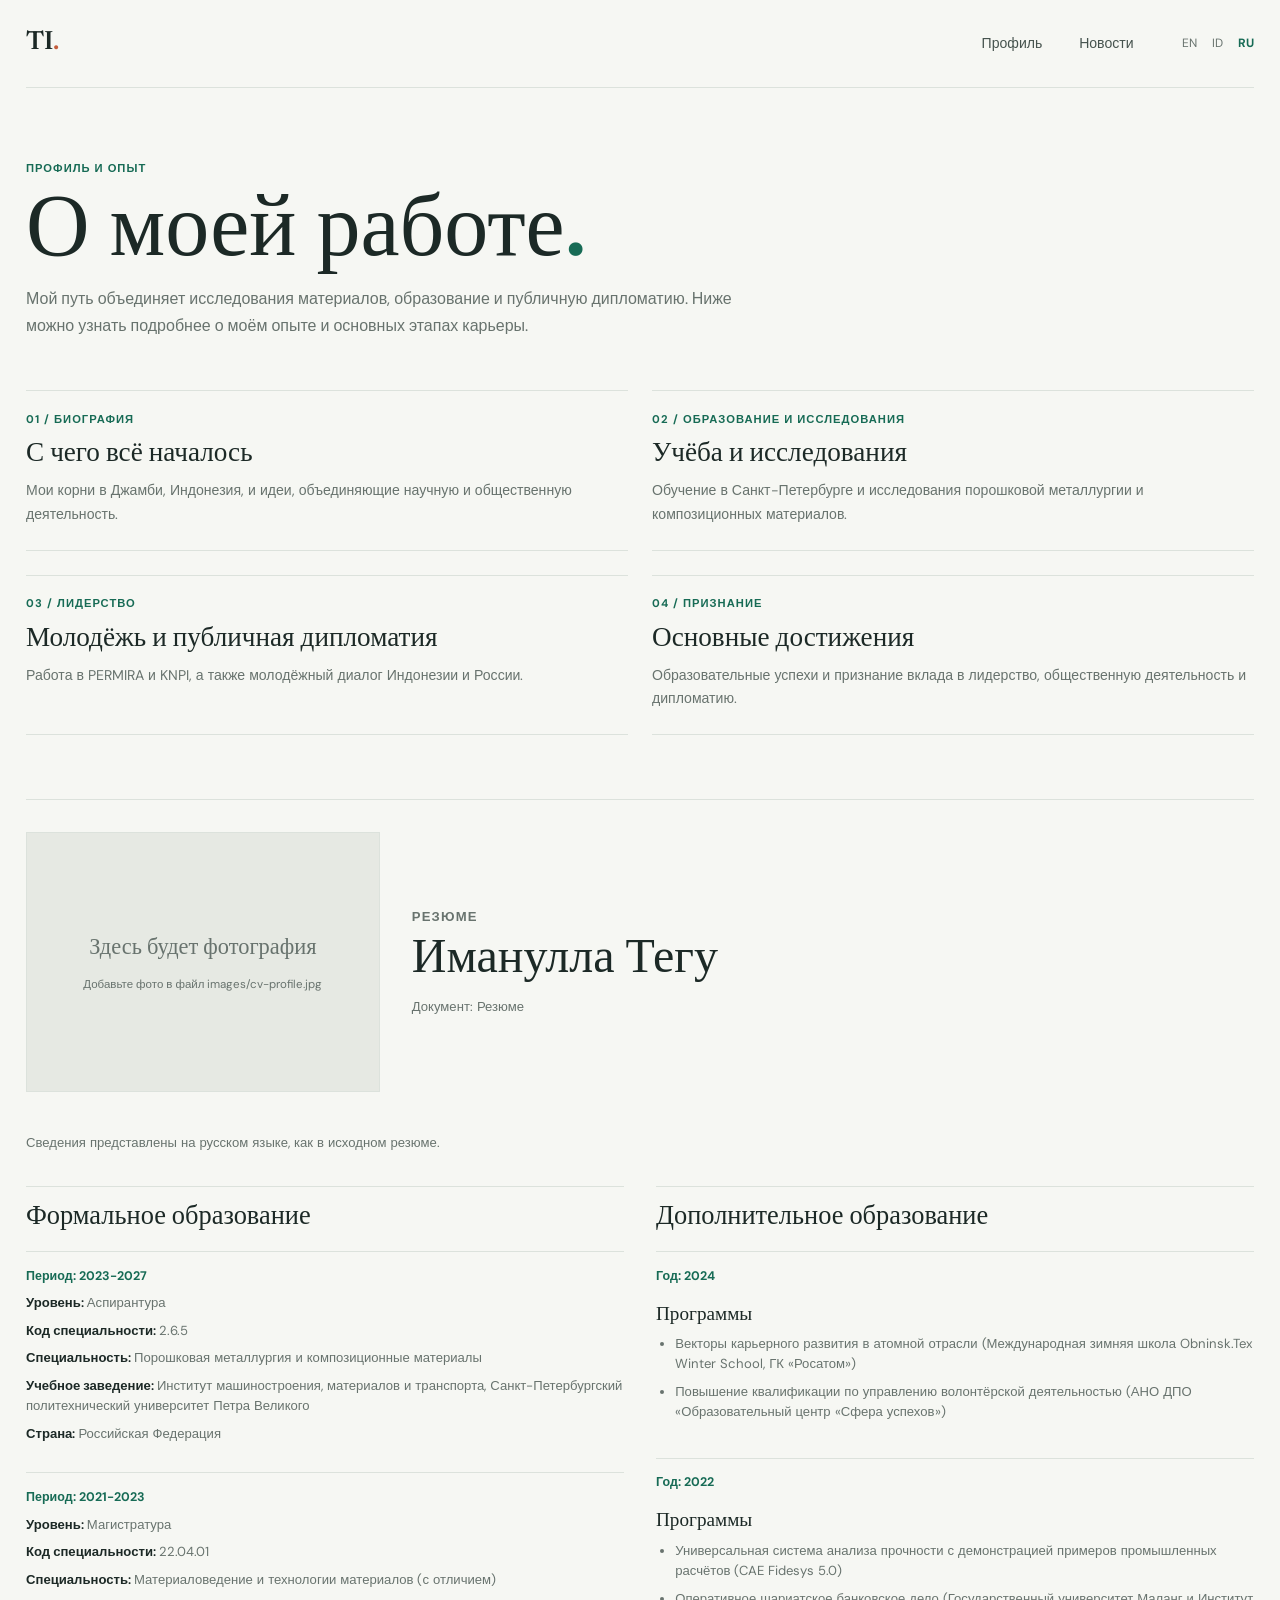
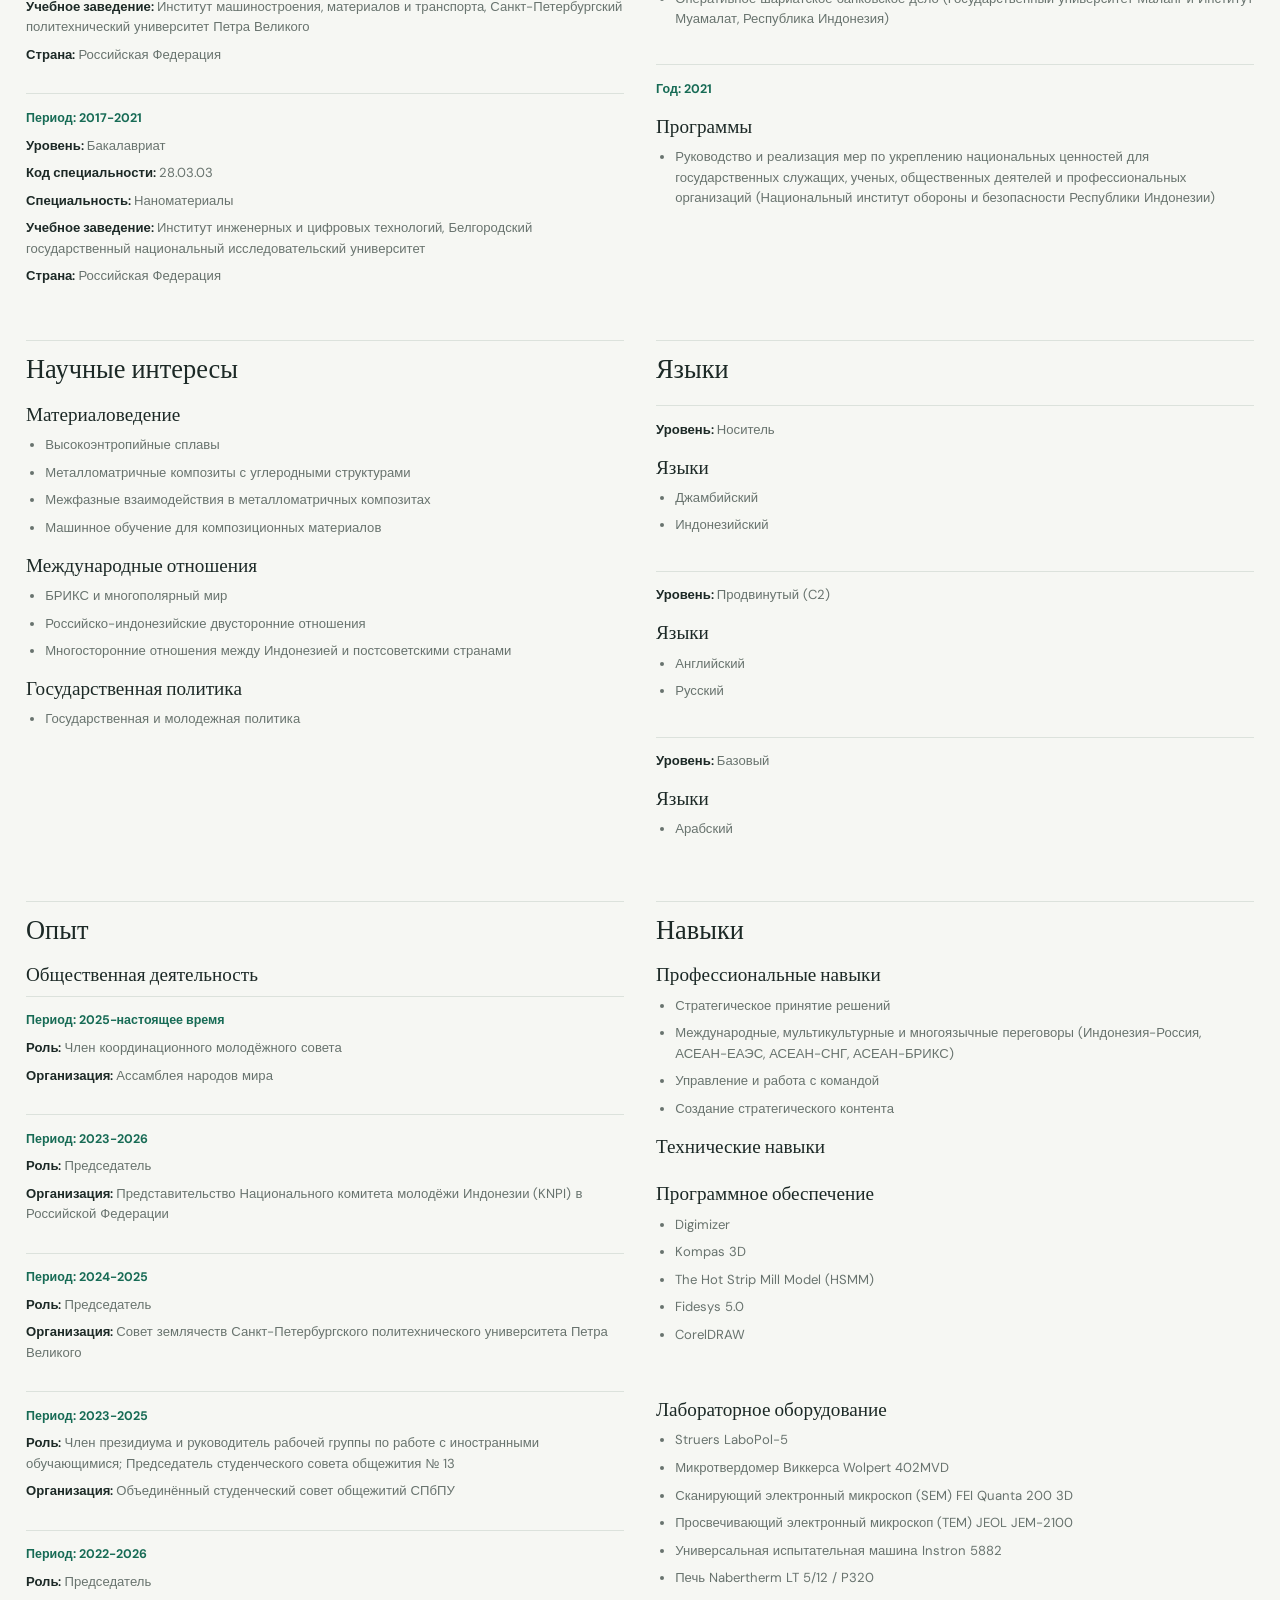
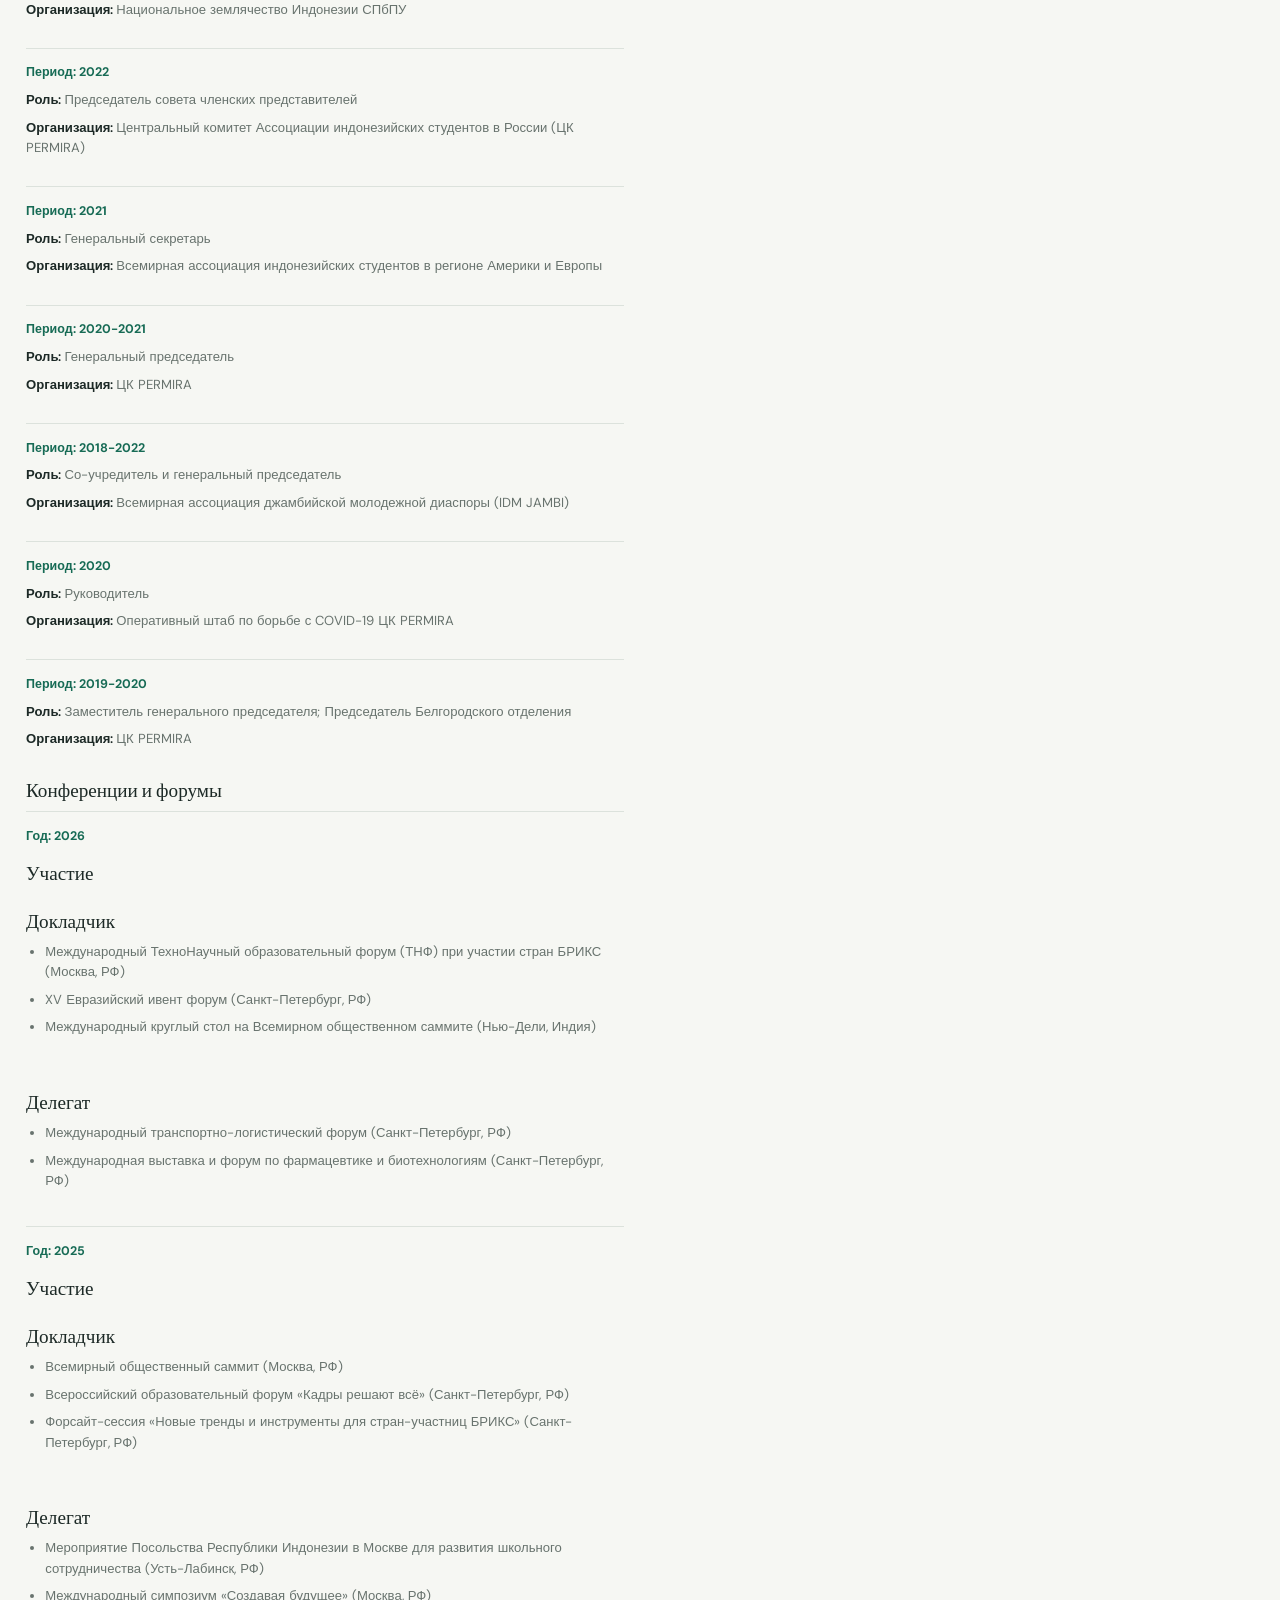
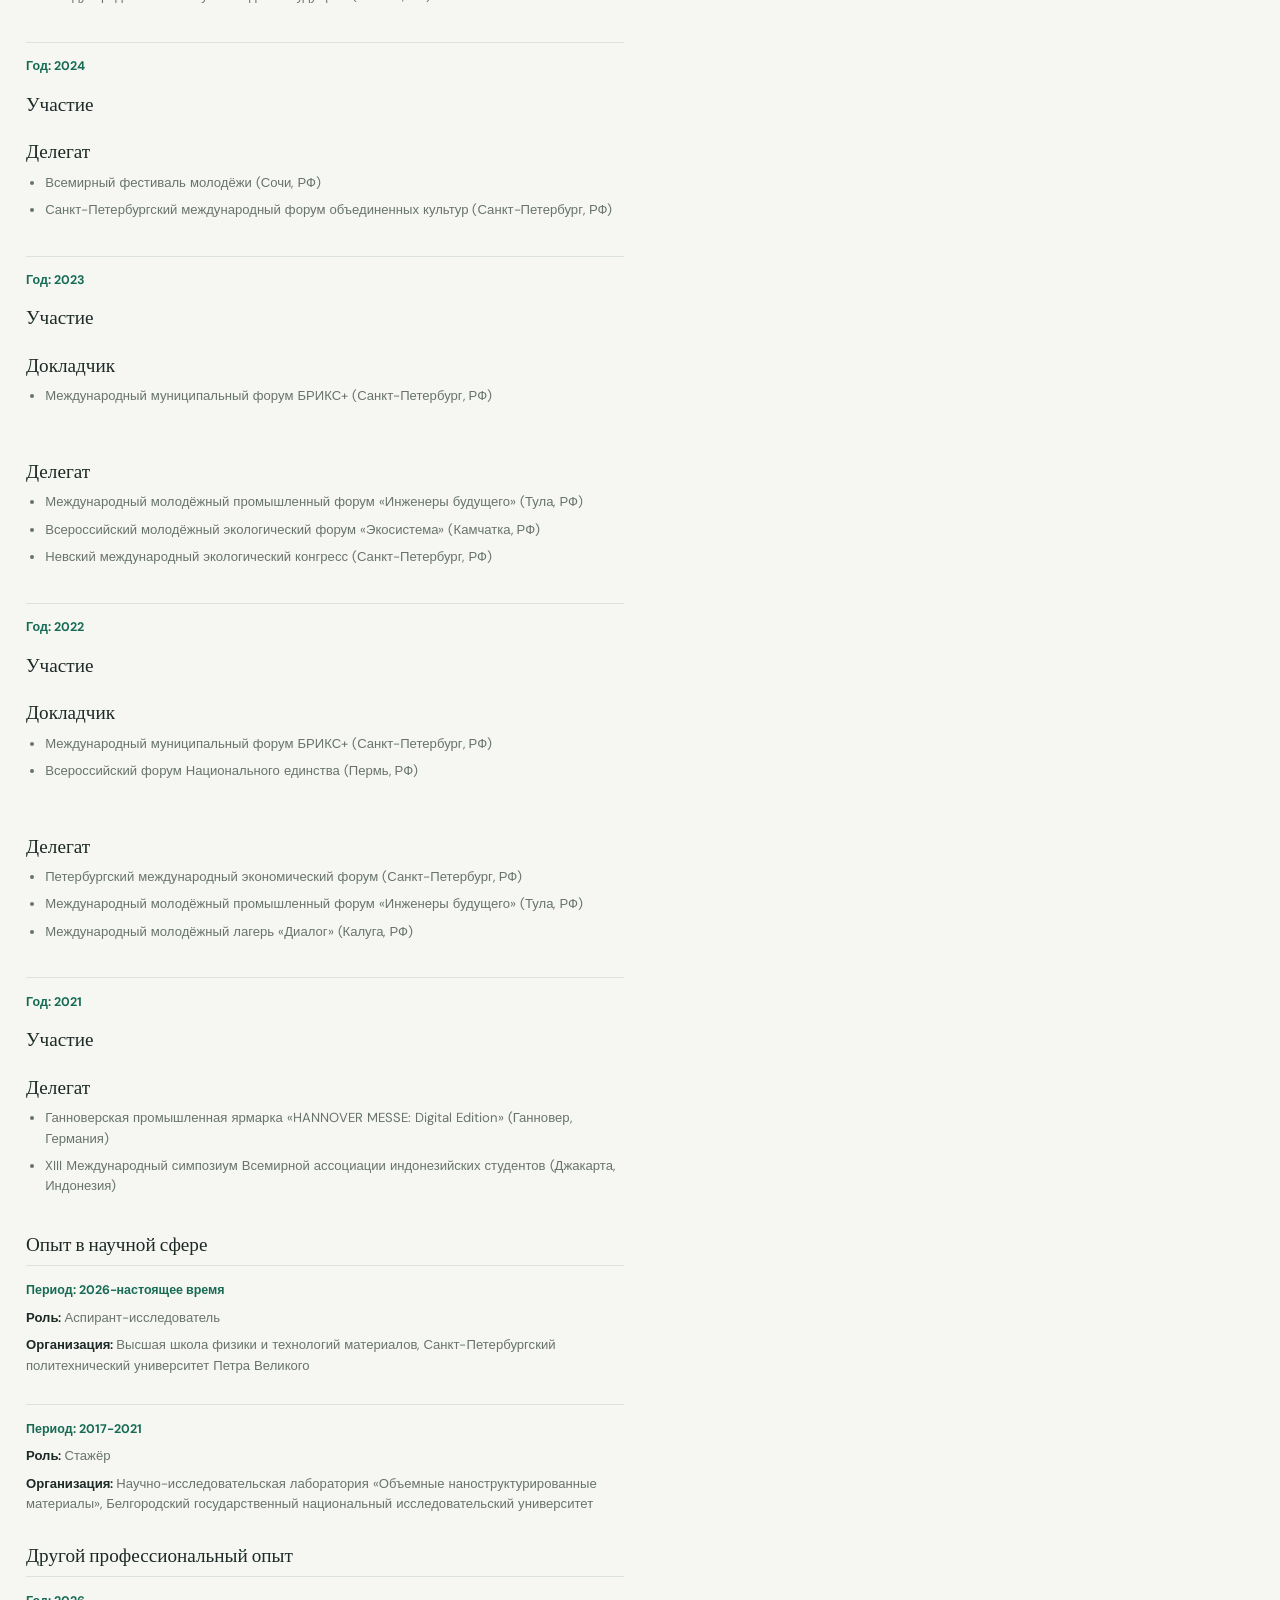
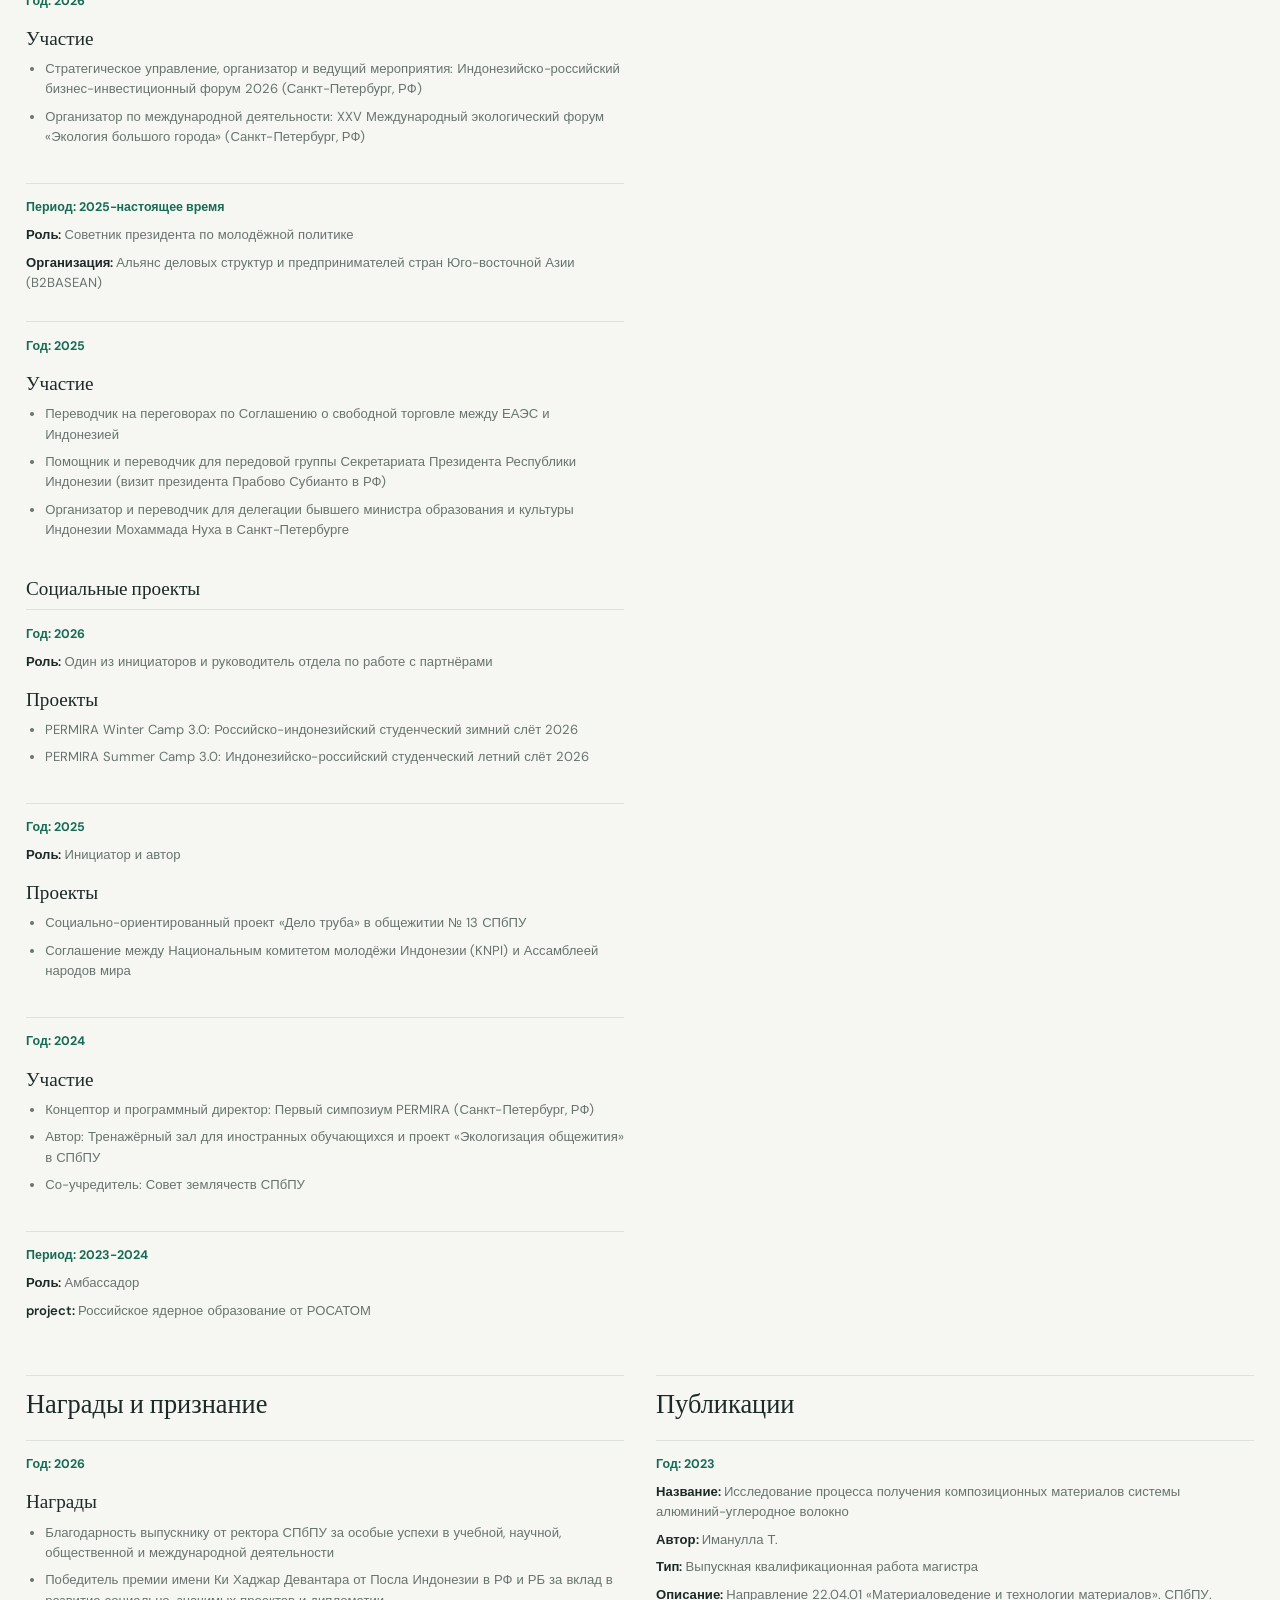
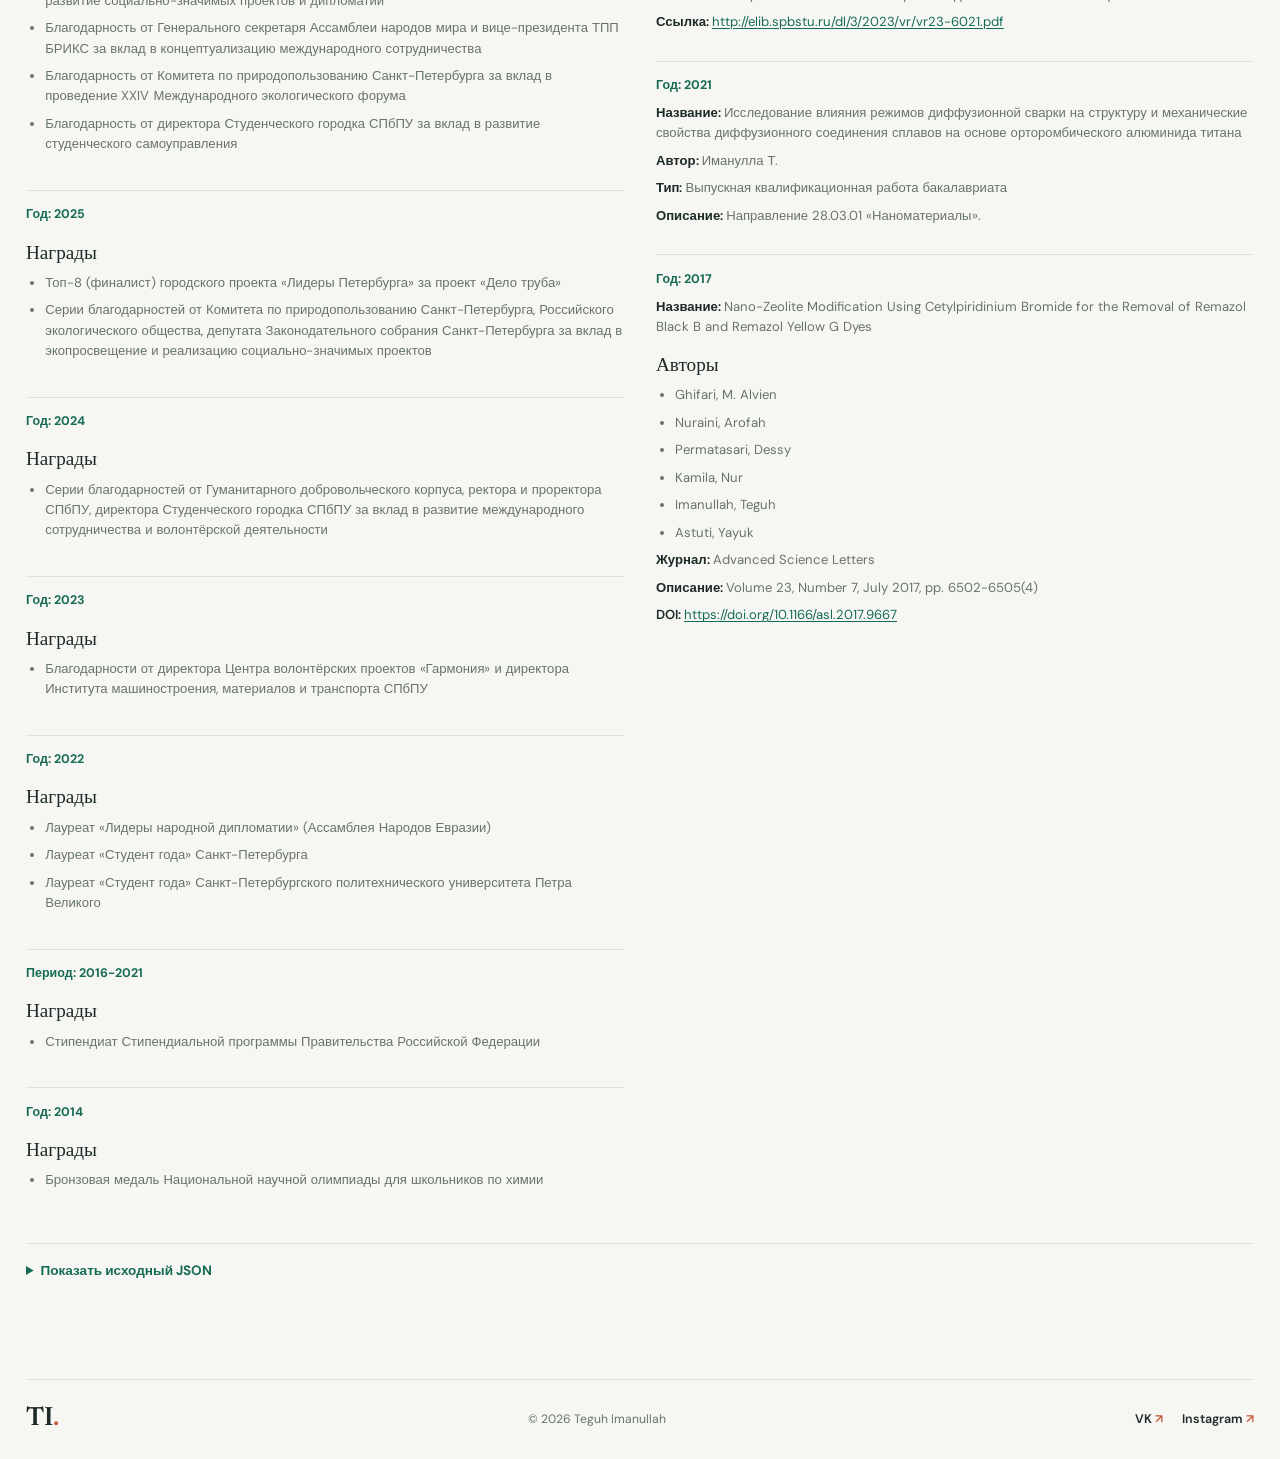
<file: about-ru.html>
<!DOCTYPE html>
<html lang="ru">
<head>
	<meta charset="UTF-8" />
	<meta name="viewport" content="width=device-width, initial-scale=1.0" />
	<meta name="color-scheme" content="light" />
	<meta name="theme-color" content="#f6f7f3" />
	<link rel="icon" href="images/transparent-favicon.ico" type="image/x-icon" sizes="any" />
	<link rel="preconnect" href="https://fonts.googleapis.com" />
	<link rel="preconnect" href="https://fonts.gstatic.com" crossorigin />
	<link href="https://fonts.googleapis.com/css2?family=DM+Sans:wght@400;500;600;700&family=Newsreader:opsz,wght@6..72,500;6..72,600&display=swap" rel="stylesheet" />
	<link rel="stylesheet" href="styles.css" />
	<meta name="description" content="Биография, образование, исследования, лидерская деятельность и награды Тегу Имануллы." />
	<title>Профиль | Тегу Иманулла</title>
</head>
<body>
	<a href="#main-content" class="skip-link">Перейти к содержанию</a>
	<header class="site-header">
		<a class="wordmark" href="ru.html" aria-label="Тегу Иманулла, главная">TI<span>.</span></a>
		<nav class="primary-nav" aria-label="Основная навигация"><a href="about-ru.html" aria-current="page">Профиль</a><a href="news-ru.html">Новости</a></nav>
		<nav class="language-nav" aria-label="Выбрать язык"><a href="about.html" lang="en">EN</a><a href="about-id.html" lang="id">ID</a><a href="about-ru.html" lang="ru" aria-current="page">RU</a></nav>
	</header>
	<main class="news-main" id="main-content">
		<section class="news-intro" aria-labelledby="about-title">
			<p class="eyebrow">Профиль и опыт</p>
			<h1 id="about-title">О моей работе<span>.</span></h1>
			<p>Мой путь объединяет исследования материалов, образование и публичную дипломатию. Ниже можно узнать подробнее о моём опыте и основных этапах карьеры.</p>
		</section>
		<nav class="cv-grid" aria-label="Разделы профиля и резюме">
			<a class="cv-card" href="background.html"><p class="eyebrow">01 / Биография</p><h2>С чего всё началось</h2><p>Мои корни в Джамби, Индонезия, и идеи, объединяющие научную и общественную деятельность.</p></a>
			<a class="cv-card" href="research.html"><p class="eyebrow">02 / Образование и исследования</p><h2>Учёба и исследования</h2><p>Обучение в Санкт-Петербурге и исследования порошковой металлургии и композиционных материалов.</p></a>
			<a class="cv-card" href="leadership.html"><p class="eyebrow">03 / Лидерство</p><h2>Молодёжь и публичная дипломатия</h2><p>Работа в PERMIRA и KNPI, а также молодёжный диалог Индонезии и России.</p></a>
			<a class="cv-card" href="achievements.html"><p class="eyebrow">04 / Признание</p><h2>Основные достижения</h2><p>Образовательные успехи и признание вклада в лидерство, общественную деятельность и дипломатию.</p></a>
		</nav>
		<div id="cv-profile" data-language="ru"></div>
		<script type="application/json" id="cv-data">{"personal_info":{"full_name":"Иманулла Тегу","document_type":"Резюме"},"formal_education":[{"period":"2023-2027","level":"Аспирантура","specialty_code":"2.6.5","specialty_name":"Порошковая металлургия и композиционные материалы","institution":"Институт машиностроения, материалов и транспорта, Санкт-Петербургский политехнический университет Петра Великого","country":"Российская Федерация"},{"period":"2021-2023","level":"Магистратура","specialty_code":"22.04.01","specialty_name":"Материаловедение и технологии материалов (с отличием)","institution":"Институт машиностроения, материалов и транспорта, Санкт-Петербургский политехнический университет Петра Великого","country":"Российская Федерация"},{"period":"2017-2021","level":"Бакалавриат","specialty_code":"28.03.03","specialty_name":"Наноматериалы","institution":"Институт инженерных и цифровых технологий, Белгородский государственный национальный исследовательский университет","country":"Российская Федерация"}],"non_formal_education":[{"year":2024,"programs":["Векторы карьерного развития в атомной отрасли (Международная зимняя школа Obninsk.Tex Winter School, ГК «Росатом»)","Повышение квалификации по управлению волонтёрской деятельностью (АНО ДПО «Образовательный центр «Сфера успехов»)"]},{"year":2022,"programs":["Универсальная система анализа прочности с демонстрацией примеров промышленных расчётов (CAE Fidesys 5.0)","Оперативное шариатское банковское дело (Государственный университет Маланг и Институт Муамалат, Республика Индонезия)"]},{"year":2021,"programs":["Руководство и реализация мер по укреплению национальных ценностей для государственных служащих, ученых, общественных деятелей и профессиональных организаций (Национальный институт обороны и безопасности Республики Индонезии)"]}],"research_interests":{"materials_science":["Высокоэнтропийные сплавы","Металломатричные композиты с углеродными структурами","Межфазные взаимодействия в металломатричных композитах","Машинное обучение для композиционных материалов"],"international_relations":["БРИКС и многополярный мир","Российско-индонезийские двусторонние отношения","Многосторонние отношения между Индонезией и постсоветскими странами"],"public_policy":["Государственная и молодежная политика"]},"languages":[{"level":"Носитель","languages":["Джамбийский","Индонезийский"]},{"level":"Продвинутый (C2)","languages":["Английский","Русский"]},{"level":"Базовый","languages":["Арабский"]}],"experience":{"public_organizations":[{"period":"2025-настоящее время","role":"Член координационного молодёжного совета","organization":"Ассамблея народов мира"},{"period":"2023-2026","role":"Председатель","organization":"Представительство Национального комитета молодёжи Индонезии (KNPI) в Российской Федерации"},{"period":"2024-2025","role":"Председатель","organization":"Совет землячеств Санкт-Петербургского политехнического университета Петра Великого"},{"period":"2023-2025","role":"Член президиума и руководитель рабочей группы по работе с иностранными обучающимися; Председатель студенческого совета общежития № 13","organization":"Объединённый студенческий совет общежитий СПбПУ"},{"period":"2022-2026","role":"Председатель","organization":"Национальное землячество Индонезии СПбПУ"},{"period":"2022","role":"Председатель совета членских представителей","organization":"Центральный комитет Ассоциации индонезийских студентов в России (ЦК PERMIRA)"},{"period":"2021","role":"Генеральный секретарь","organization":"Всемирная ассоциация индонезийских студентов в регионе Америки и Европы"},{"period":"2020-2021","role":"Генеральный председатель","organization":"ЦК PERMIRA"},{"period":"2018-2022","role":"Со-учредитель и генеральный председатель","organization":"Всемирная ассоциация джамбийской молодежной диаспоры (IDM JAMBI)"},{"period":"2020","role":"Руководитель","organization":"Оперативный штаб по борьбе с COVID-19 ЦК PERMIRA"},{"period":"2019-2020","role":"Заместитель генерального председателя; Председатель Белгородского отделения","organization":"ЦК PERMIRA"}],"conferences_and_forums":[{"year":2026,"roles":{"speaker":["Международный ТехноНаучный образовательный форум (ТНФ) при участии стран БРИКС (Москва, РФ)","XV Евразийский ивент форум (Санкт-Петербург, РФ)","Международный круглый стол на Всемирном общественном саммите (Нью-Дели, Индия)"],"delegate":["Международный транспортно-логистический форум (Санкт-Петербург, РФ)","Международная выставка и форум по фармацевтике и биотехнологиям (Санкт-Петербург, РФ)"]}},{"year":2025,"roles":{"speaker":["Всемирный общественный саммит (Москва, РФ)","Всероссийский образовательный форум «Кадры решают всё» (Санкт-Петербург, РФ)","Форсайт-сессия «Новые тренды и инструменты для стран-участниц БРИКС» (Санкт-Петербург, РФ)"],"delegate":["Мероприятие Посольства Республики Индонезии в Москве для развития школьного сотрудничества (Усть-Лабинск, РФ)","Международный симпозиум «Создавая будущее» (Москва, РФ)"]}},{"year":2024,"roles":{"delegate":["Всемирный фестиваль молодёжи (Сочи, РФ)","Санкт-Петербургский международный форум объединенных культур (Санкт-Петербург, РФ)"]}},{"year":2023,"roles":{"speaker":["Международный муниципальный форум БРИКС+ (Санкт-Петербург, РФ)"],"delegate":["Международный молодёжный промышленный форум «Инженеры будущего» (Тула, РФ)","Всероссийский молодёжный экологический форум «Экосистема» (Камчатка, РФ)","Невский международный экологический конгресс (Санкт-Петербург, РФ)"]}},{"year":2022,"roles":{"speaker":["Международный муниципальный форум БРИКС+ (Санкт-Петербург, РФ)","Всероссийский форум Национального единства (Пермь, РФ)"],"delegate":["Петербургский международный экономический форум (Санкт-Петербург, РФ)","Международный молодёжный промышленный форум «Инженеры будущего» (Тула, РФ)","Международный молодёжный лагерь «Диалог» (Калуга, РФ)"]}},{"year":2021,"roles":{"delegate":["Ганноверская промышленная ярмарка «HANNOVER MESSE: Digital Edition» (Ганновер, Германия)","XIII Международный симпозиум Всемирной ассоциации индонезийских студентов (Джакарта, Индонезия)"]}}],"professional_relevant":[{"period":"2026-настоящее время","role":"Аспирант-исследователь","organization":"Высшая школа физики и технологий материалов, Санкт-Петербургский политехнический университет Петра Великого"},{"period":"2017-2021","role":"Стажёр","organization":"Научно-исследовательская лаборатория «Объемные наноструктурированные материалы», Белгородский государственный национальный исследовательский университет"}],"professional_non_relevant":[{"year":2026,"roles":["Стратегическое управление, организатор и ведущий мероприятия: Индонезийско-российский бизнес-инвестиционный форум 2026 (Санкт-Петербург, РФ)","Организатор по международной деятельности: XXV Международный экологический форум «Экология большого города» (Санкт-Петербург, РФ)"]},{"period":"2025-настоящее время","role":"Советник президента по молодёжной политике","organization":"Альянс деловых структур и предпринимателей стран Юго-восточной Азии (B2BASEAN)"},{"year":2025,"roles":["Переводчик на переговорах по Соглашению о свободной торговле между ЕАЭС и Индонезией","Помощник и переводчик для передовой группы Секретариата Президента Республики Индонезии (визит президента Прабово Субианто в РФ)","Организатор и переводчик для делегации бывшего министра образования и культуры Индонезии Мохаммада Нуха в Санкт-Петербурге"]}],"social_projects":[{"year":2026,"role":"Один из инициаторов и руководитель отдела по работе с партнёрами","projects":["PERMIRA Winter Camp 3.0: Российско-индонезийский студенческий зимний слёт 2026","PERMIRA Summer Camp 3.0: Индонезийско-российский студенческий летний слёт 2026"]},{"year":2025,"role":"Инициатор и автор","projects":["Социально-ориентированный проект «Дело труба» в общежитии № 13 СПбПУ","Соглашение между Национальным комитетом молодёжи Индонезии (KNPI) и Ассамблеей народов мира"]},{"year":2024,"roles":["Концептор и программный директор: Первый симпозиум PERMIRA (Санкт-Петербург, РФ)","Автор: Тренажёрный зал для иностранных обучающихся и проект «Экологизация общежития» в СПбПУ","Со-учредитель: Совет землячеств СПбПУ"]},{"period":"2023-2024","role":"Амбассадор","project":"Российское ядерное образование от РОСАТОМ"}]},"skills":{"soft_skills":["Стратегическое принятие решений","Международные, мультикультурные и многоязычные переговоры (Индонезия-Россия, АСЕАН-ЕАЭС, АСЕАН-СНГ, АСЕАН-БРИКС)","Управление и работа с командой","Создание стратегического контента"],"hard_skills":{"software":["Digimizer","Kompas 3D","The Hot Strip Mill Model (HSMM)","Fidesys 5.0","CorelDRAW"],"laboratory":["Struers LaboPol-5","Микротвердомер Виккерса Wolpert 402MVD","Сканирующий электронный микроскоп (SEM) FEI Quanta 200 3D","Просвечивающий электронный микроскоп (TEM) JEOL JEM-2100","Универсальная испытательная машина Instron 5882","Печь Nabertherm LT 5/12 / P320"]}},"achievements":[{"year":2026,"awards":["Благодарность выпускнику от ректора СПбПУ за особые успехи в учебной, научной, общественной и международной деятельности","Победитель премии имени Ки Хаджар Девантара от Посла Индонезии в РФ и РБ за вклад в развитие социально-значимых проектов и дипломатии","Благодарность от Генерального секретаря Ассамблеи народов мира и вице-президента ТПП БРИКС за вклад в концептуализацию международного сотрудничества","Благодарность от Комитета по природопользованию Санкт-Петербурга за вклад в проведение XXIV Международного экологического форума","Благодарность от директора Студенческого городка СПбПУ за вклад в развитие студенческого самоуправления"]},{"year":2025,"awards":["Топ-8 (финалист) городского проекта «Лидеры Петербурга» за проект «Дело труба»","Серии благодарностей от Комитета по природопользованию Санкт-Петербурга, Российского экологического общества, депутата Законодательного собрания Санкт-Петербурга за вклад в экопросвещение и реализацию социально-значимых проектов"]},{"year":2024,"awards":["Серии благодарностей от Гуманитарного добровольческого корпуса, ректора и проректора СПбПУ, директора Студенческого городка СПбПУ за вклад в развитие международного сотрудничества и волонтёрской деятельности"]},{"year":2023,"awards":["Благодарности от директора Центра волонтёрских проектов «Гармония» и директора Института машиностроения, материалов и транспорта СПбПУ"]},{"year":2022,"awards":["Лауреат «Лидеры народной дипломатии» (Ассамблея Народов Евразии)","Лауреат «Студент года» Санкт-Петербурга","Лауреат «Студент года» Санкт-Петербургского политехнического университета Петра Великого"]},{"period":"2016-2021","awards":["Стипендиат Стипендиальной программы Правительства Российской Федерации"]},{"year":2014,"awards":["Бронзовая медаль Национальной научной олимпиады для школьников по химии"]}],"publications":[{"year":2023,"title":"Исследование процесса получения композиционных материалов системы алюминий-углеродное волокно","author":"Иманулла Т.","type":"Выпускная квалификационная работа магистра","details":"Направление 22.04.01 «Материаловедение и технологии материалов». СПбПУ.","url":"http://elib.spbstu.ru/dl/3/2023/vr/vr23-6021.pdf"},{"year":2021,"title":"Исследование влияния режимов диффузионной сварки на структуру и механические свойства диффузионного соединения сплавов на основе орторомбического алюминида титана","author":"Иманулла Т.","type":"Выпускная квалификационная работа бакалавриата","details":"Направление 28.03.01 «Наноматериалы»."},{"year":2017,"title":"Nano-Zeolite Modification Using Cetylpiridinium Bromide for the Removal of Remazol Black B and Remazol Yellow G Dyes","authors":["Ghifari, M. Alvien","Nuraini, Arofah","Permatasari, Dessy","Kamila, Nur","Imanullah, Teguh","Astuti, Yayuk"],"journal":"Advanced Science Letters","details":"Volume 23, Number 7, July 2017, pp. 6502-6505(4)","doi":"https://doi.org/10.1166/asl.2017.9667"}]}</script>
		<script src="cv-render.js" defer></script>
	</main>
	<footer class="site-footer">
		<a class="wordmark" href="ru.html" aria-label="Тегу Иманулла, главная">TI<span>.</span></a>
		<p>&copy; 2026 Teguh Imanullah</p>
		<nav class="social-links" aria-label="Социальные сети"><a href="https://www.vk.ru/teguhimanullah/" target="_blank" rel="me noopener noreferrer">VK <span aria-hidden="true">&#8599;</span></a><a href="https://www.instagram.com/teguhimanullah6/" target="_blank" rel="me noopener noreferrer">Instagram <span aria-hidden="true">&#8599;</span></a></nav>
	</footer>
</body>
</html>
</file>
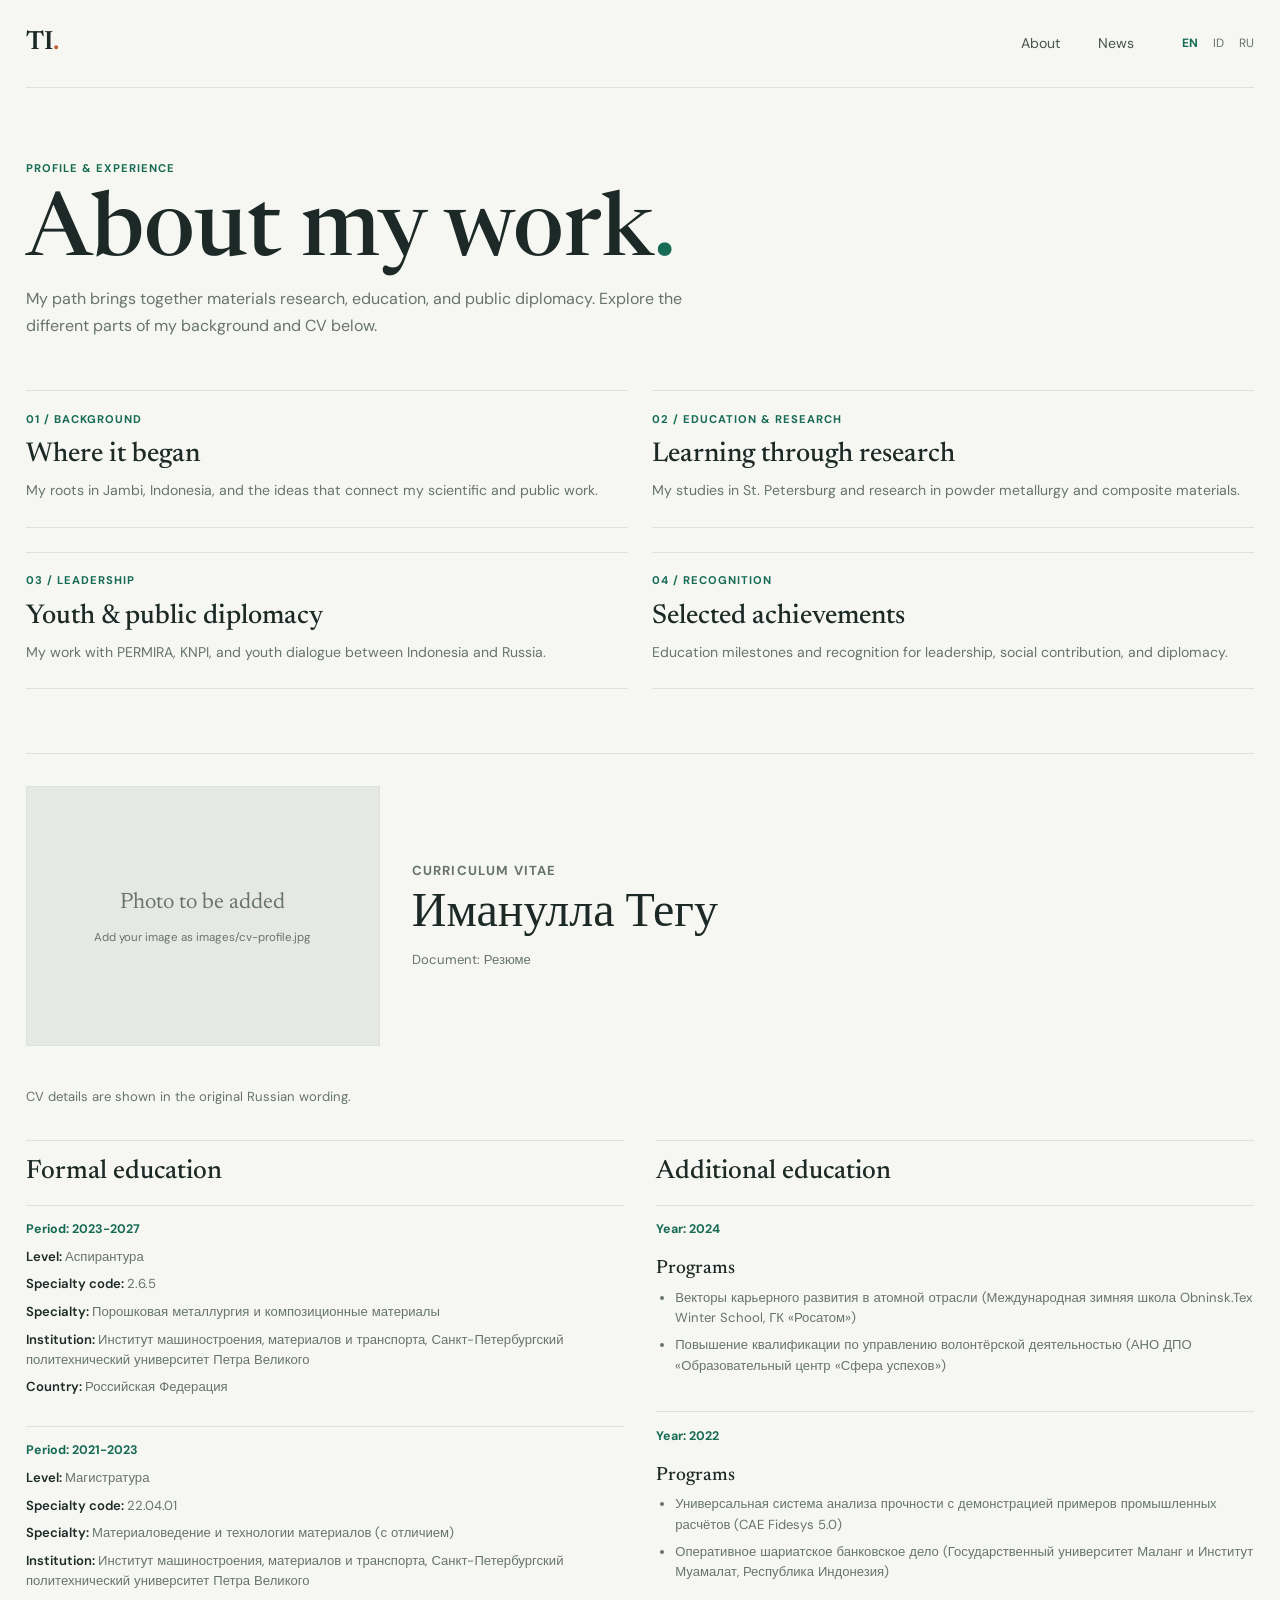
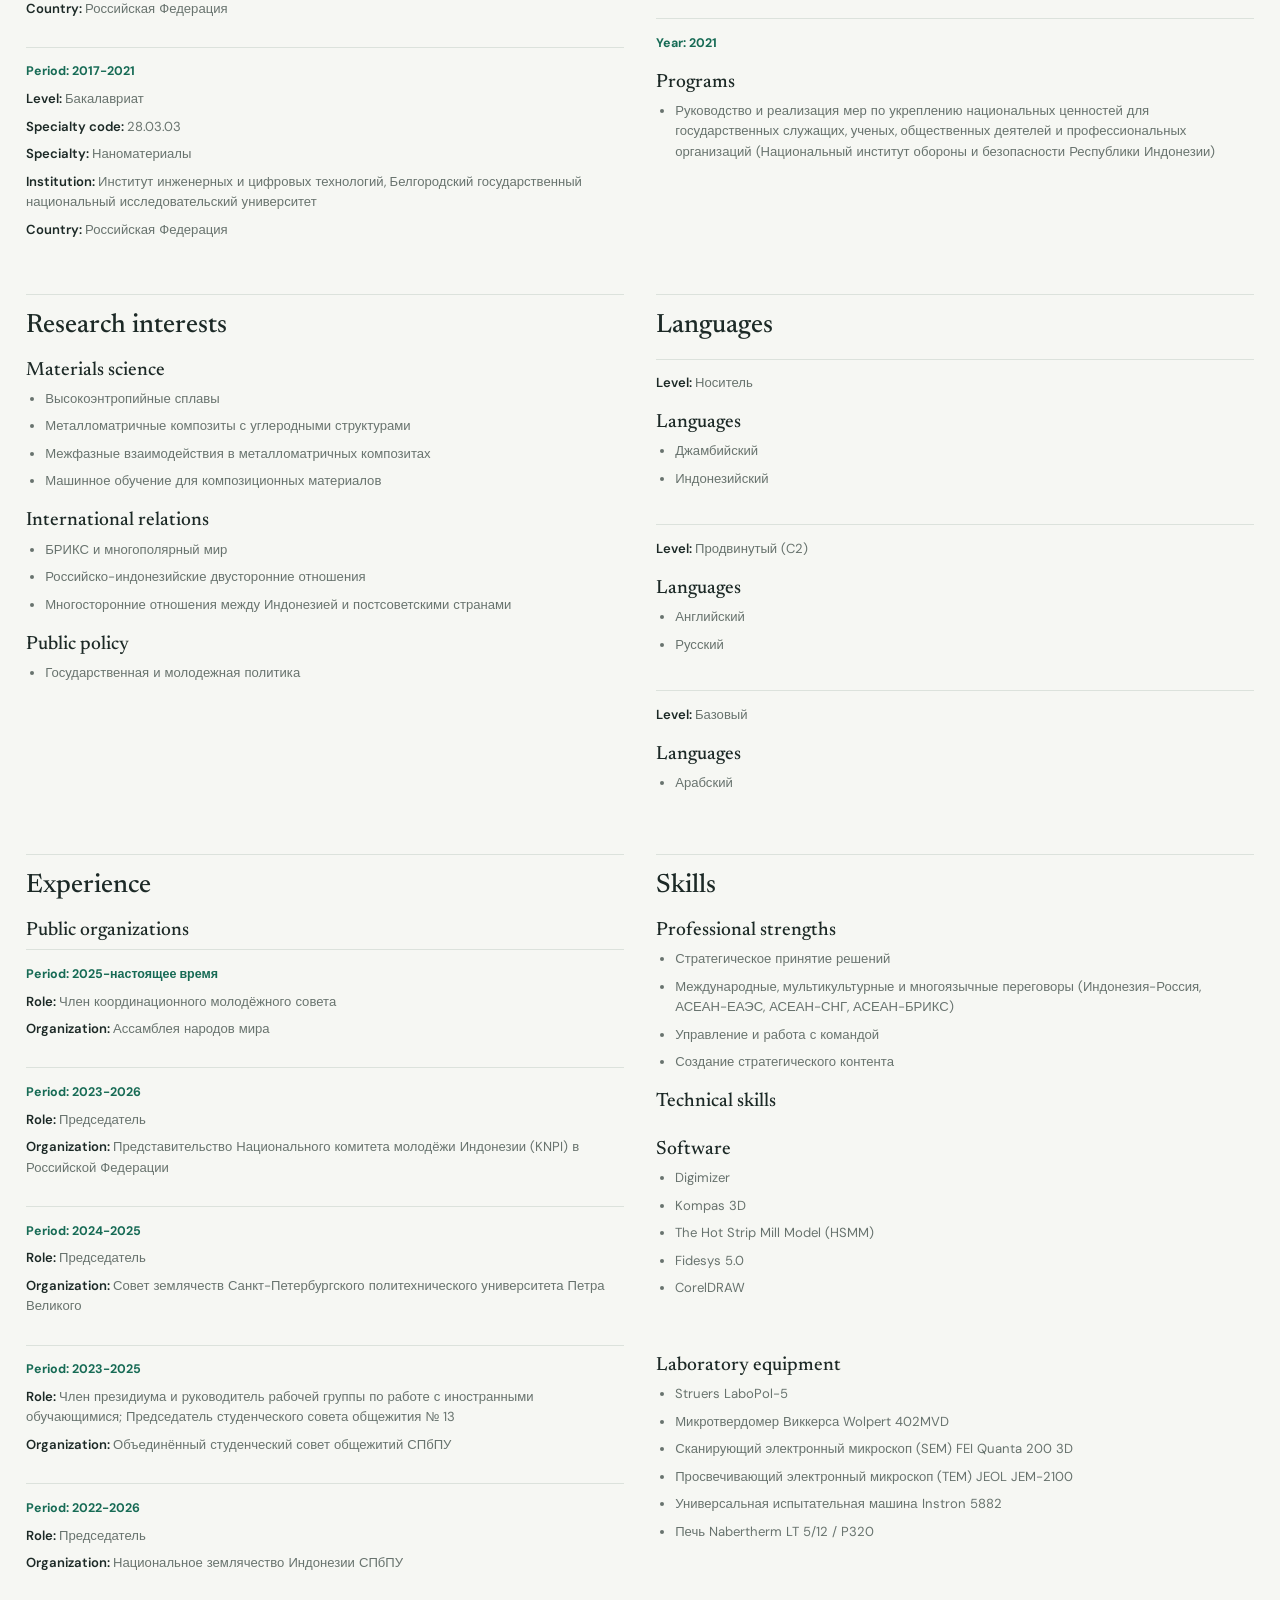
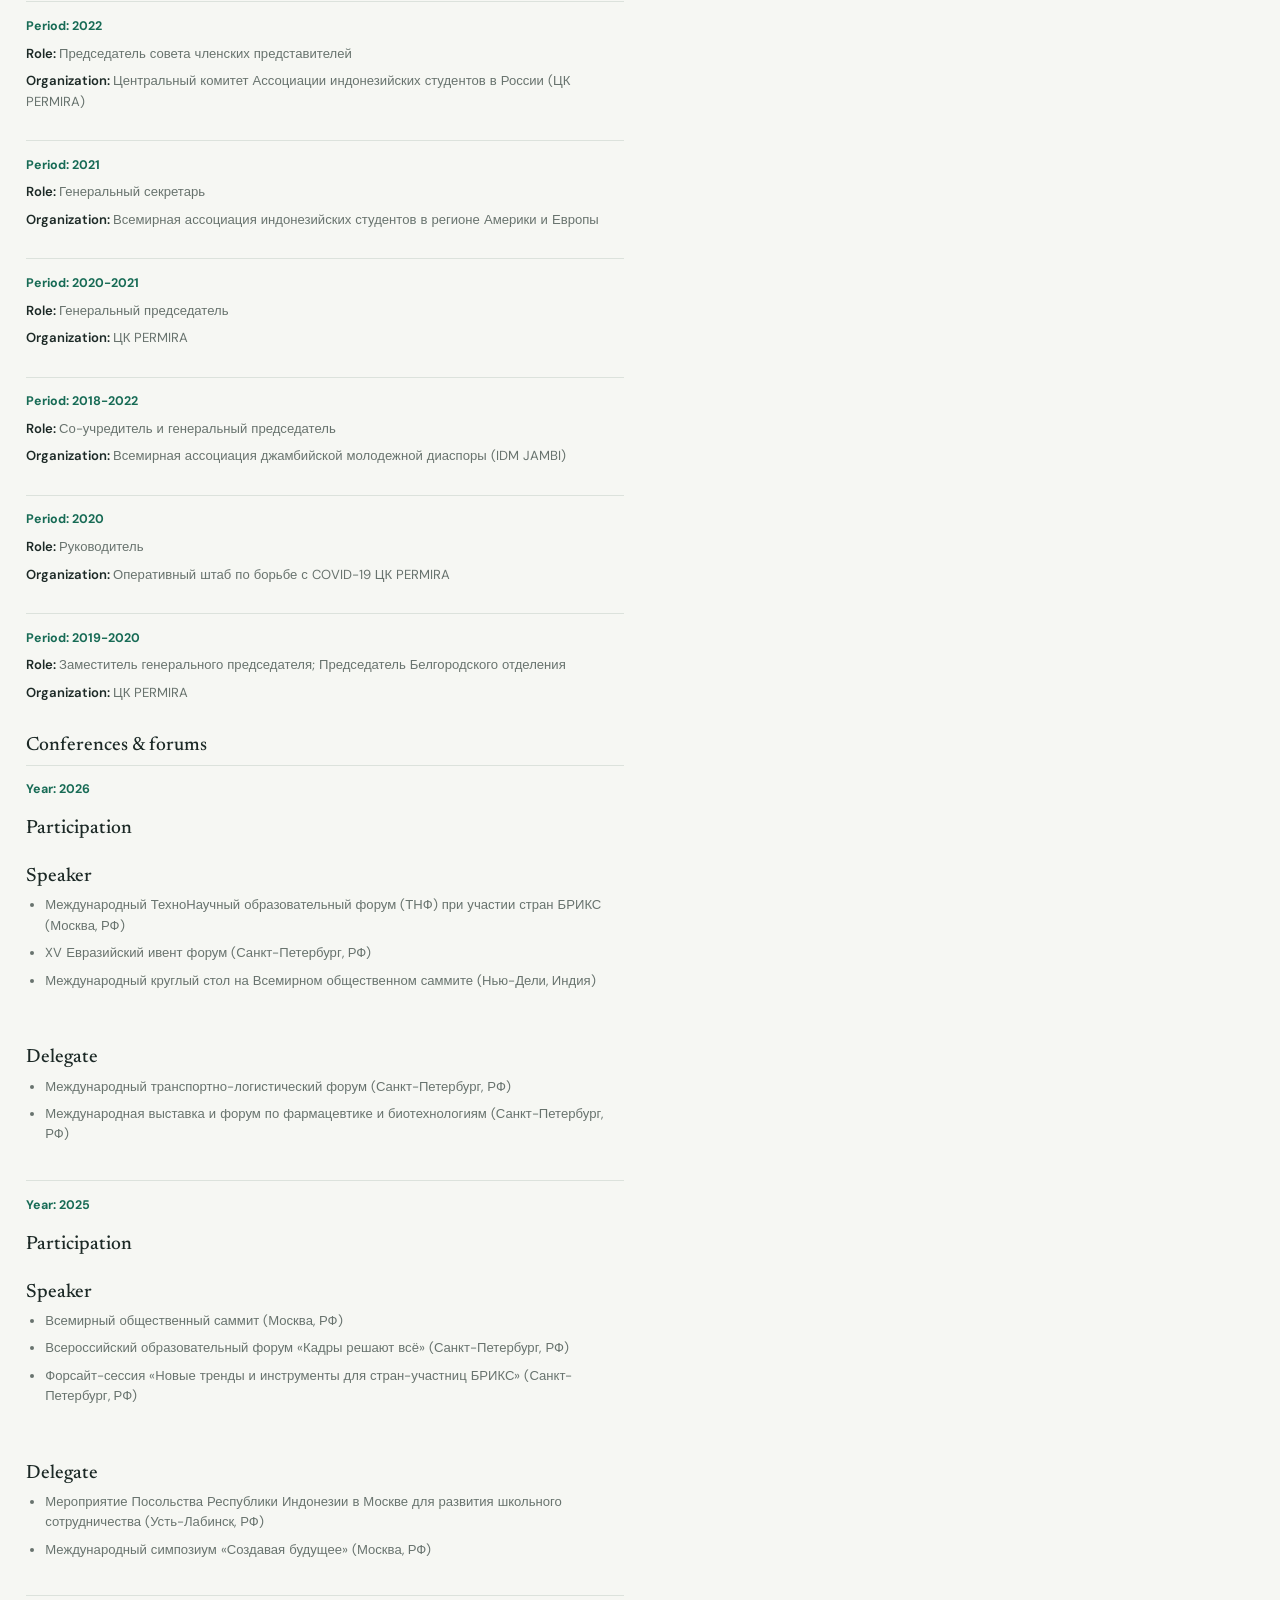
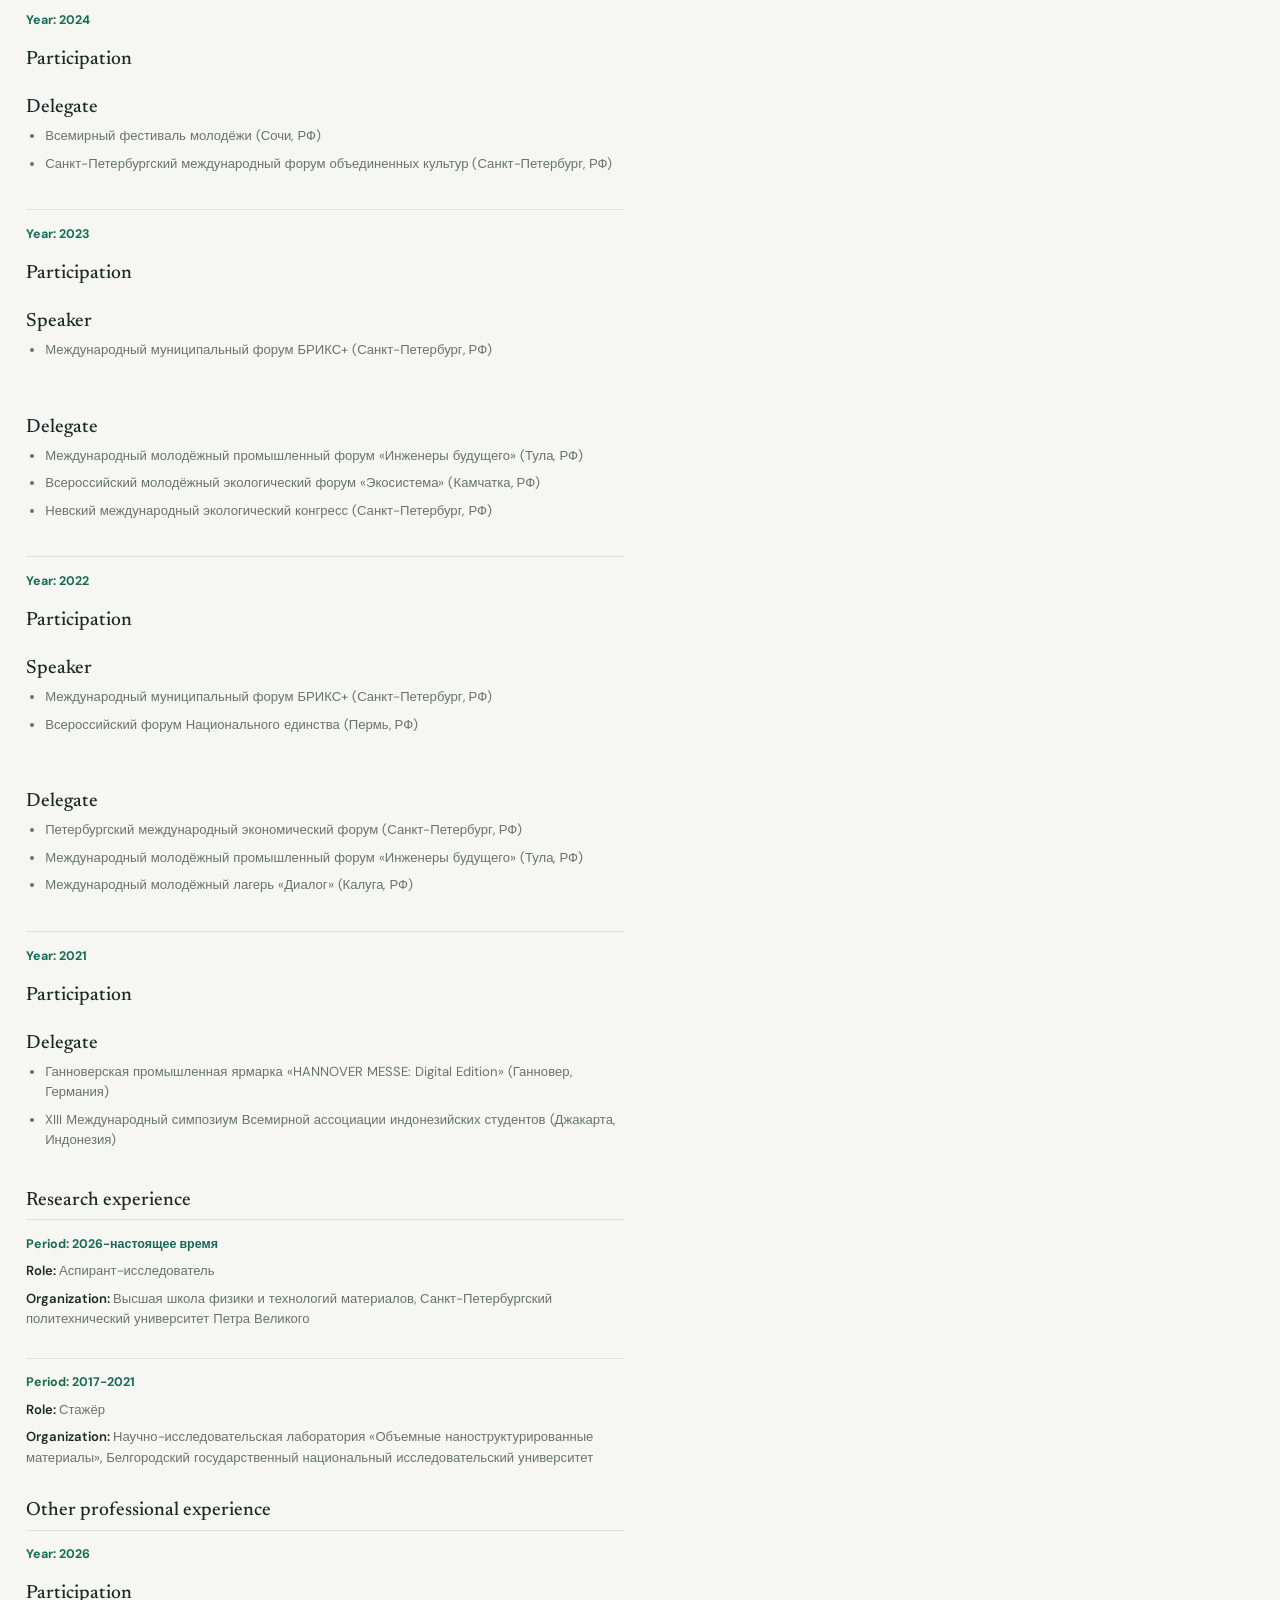
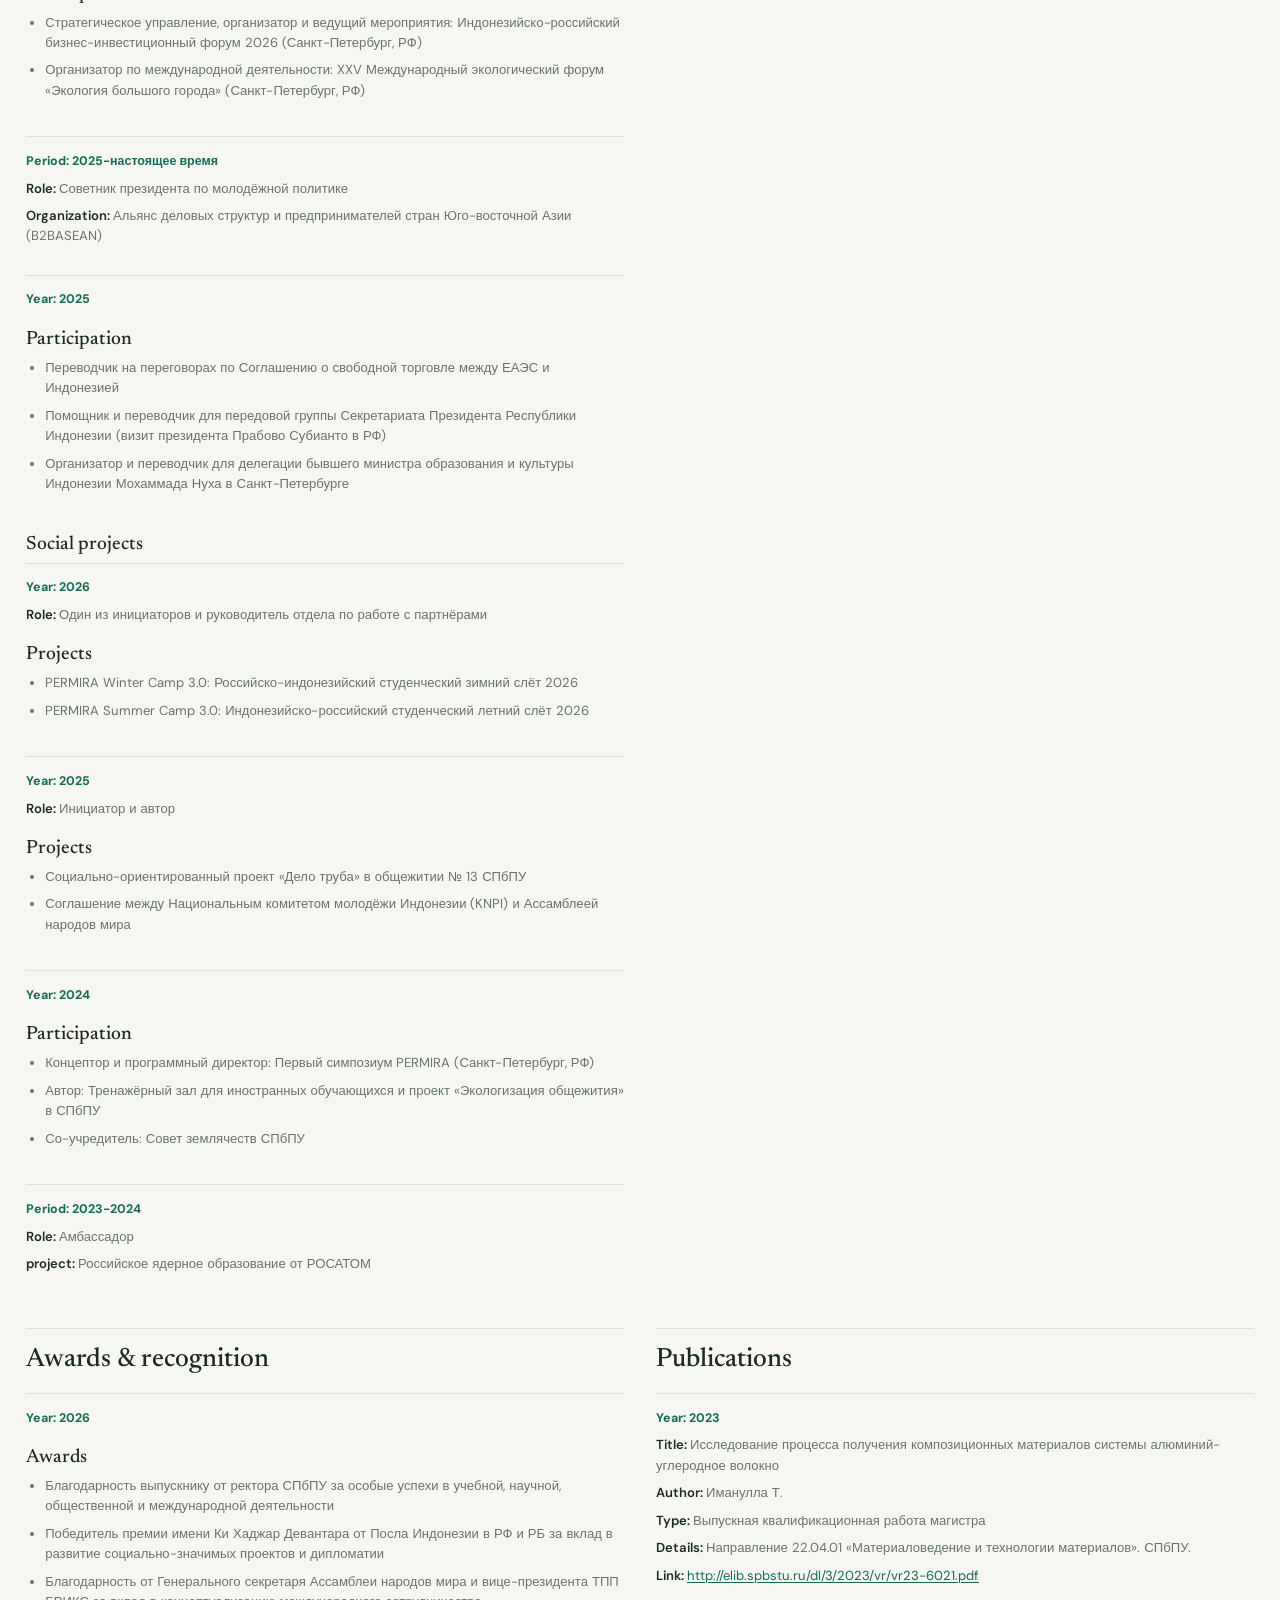
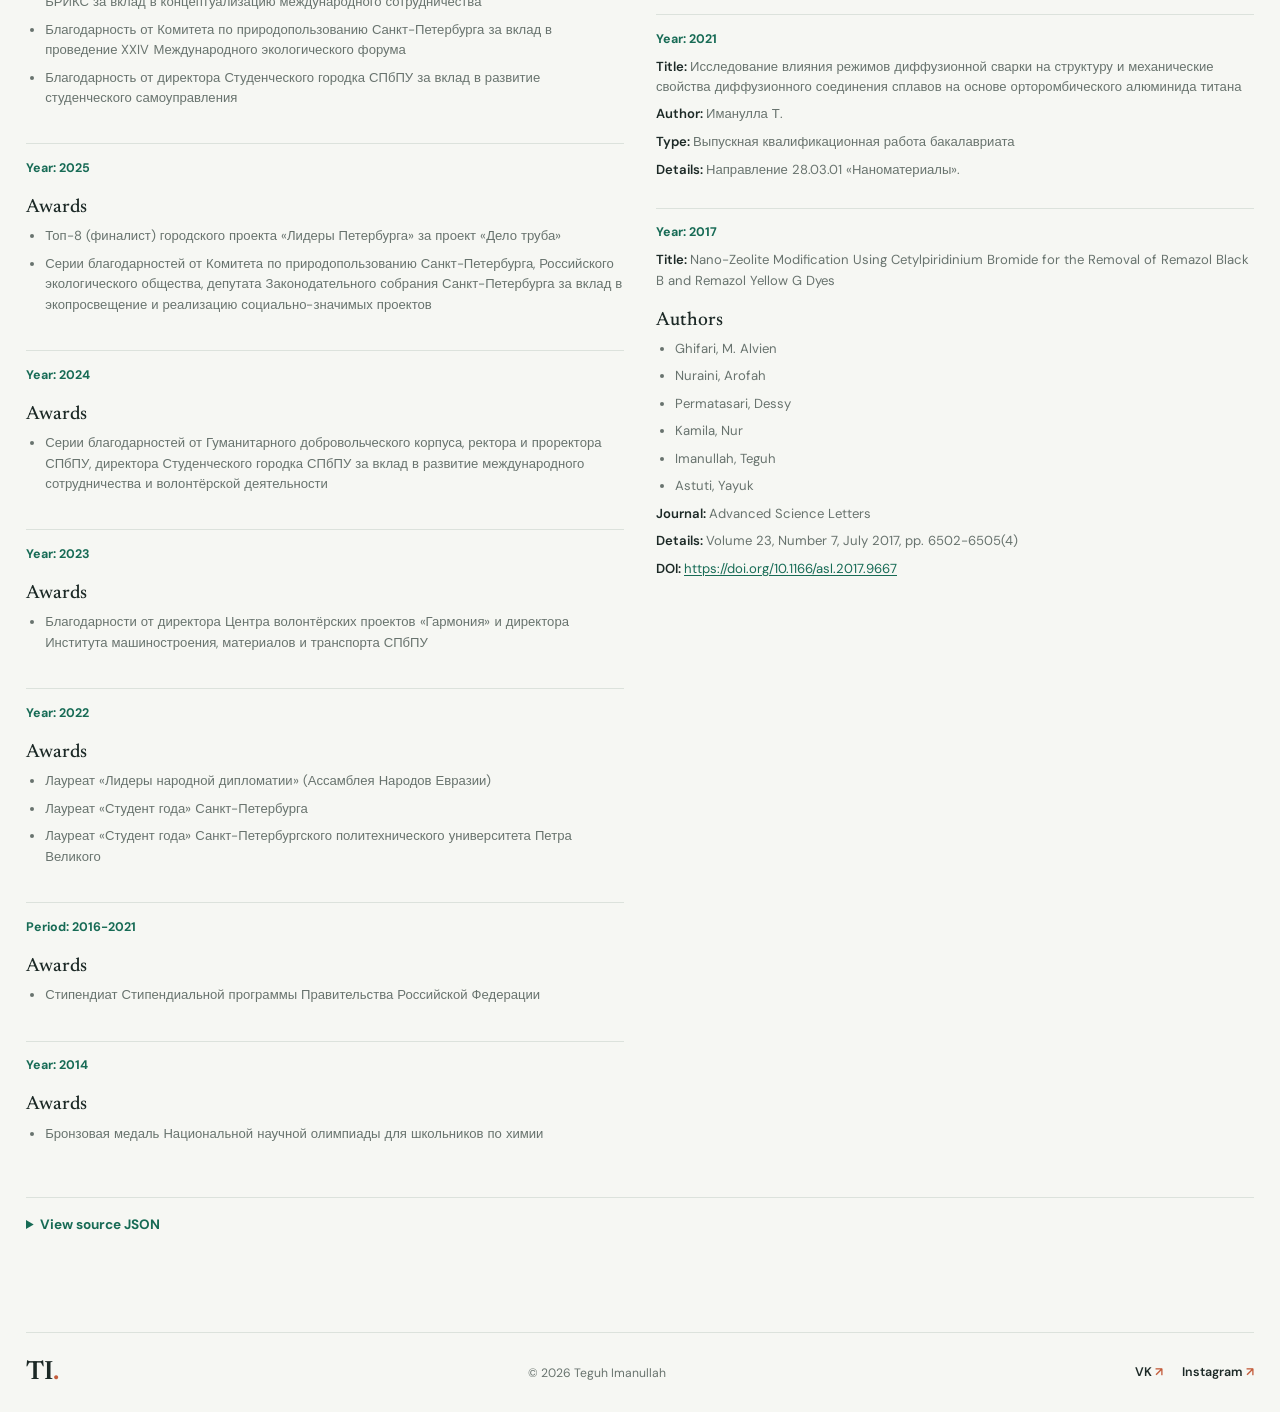
<file: about.html>
<!DOCTYPE html>
<html lang="en">
<head>
	<meta charset="UTF-8" />
	<meta name="viewport" content="width=device-width, initial-scale=1.0" />
	<meta name="color-scheme" content="light" />
	<meta name="theme-color" content="#f6f7f3" />
	<link rel="icon" href="images/transparent-favicon.ico" type="image/x-icon" sizes="any" />
	<link rel="preconnect" href="https://fonts.googleapis.com" />
	<link rel="preconnect" href="https://fonts.gstatic.com" crossorigin />
	<link href="https://fonts.googleapis.com/css2?family=DM+Sans:wght@400;500;600;700&family=Newsreader:opsz,wght@6..72,500;6..72,600&display=swap" rel="stylesheet" />
	<link rel="stylesheet" href="styles.css" />
	<meta name="description" content="Explore Teguh Imanullah's background, education, research, leadership, and recognition." />
	<title>About | Teguh Imanullah</title>
</head>
<body>
	<a href="#main-content" class="skip-link">Skip to content</a>
	<header class="site-header">
		<a class="wordmark" href="index.html" aria-label="Teguh Imanullah, home">TI<span>.</span></a>
		<nav class="primary-nav" aria-label="Main navigation"><a href="about.html" aria-current="page">About</a><a href="news.html">News</a></nav>
		<nav class="language-nav" aria-label="Choose language"><a href="about.html" lang="en" aria-current="page">EN</a><a href="about-id.html" lang="id">ID</a><a href="about-ru.html" lang="ru">RU</a></nav>
	</header>
	<main class="news-main" id="main-content">
		<section class="news-intro" aria-labelledby="about-title">
			<p class="eyebrow">Profile &amp; experience</p>
			<h1 id="about-title">About my work<span>.</span></h1>
			<p>My path brings together materials research, education, and public diplomacy. Explore the different parts of my background and CV below.</p>
		</section>
		<nav class="cv-grid" aria-label="About and CV sections">
			<a class="cv-card" href="background.html"><p class="eyebrow">01 / Background</p><h2>Where it began</h2><p>My roots in Jambi, Indonesia, and the ideas that connect my scientific and public work.</p></a>
			<a class="cv-card" href="research.html"><p class="eyebrow">02 / Education &amp; research</p><h2>Learning through research</h2><p>My studies in St. Petersburg and research in powder metallurgy and composite materials.</p></a>
			<a class="cv-card" href="leadership.html"><p class="eyebrow">03 / Leadership</p><h2>Youth &amp; public diplomacy</h2><p>My work with PERMIRA, KNPI, and youth dialogue between Indonesia and Russia.</p></a>
			<a class="cv-card" href="achievements.html"><p class="eyebrow">04 / Recognition</p><h2>Selected achievements</h2><p>Education milestones and recognition for leadership, social contribution, and diplomacy.</p></a>
		</nav>
		<div id="cv-profile" data-language="en"></div>
		<script type="application/json" id="cv-data">{"personal_info":{"full_name":"Иманулла Тегу","document_type":"Резюме"},"formal_education":[{"period":"2023-2027","level":"Аспирантура","specialty_code":"2.6.5","specialty_name":"Порошковая металлургия и композиционные материалы","institution":"Институт машиностроения, материалов и транспорта, Санкт-Петербургский политехнический университет Петра Великого","country":"Российская Федерация"},{"period":"2021-2023","level":"Магистратура","specialty_code":"22.04.01","specialty_name":"Материаловедение и технологии материалов (с отличием)","institution":"Институт машиностроения, материалов и транспорта, Санкт-Петербургский политехнический университет Петра Великого","country":"Российская Федерация"},{"period":"2017-2021","level":"Бакалавриат","specialty_code":"28.03.03","specialty_name":"Наноматериалы","institution":"Институт инженерных и цифровых технологий, Белгородский государственный национальный исследовательский университет","country":"Российская Федерация"}],"non_formal_education":[{"year":2024,"programs":["Векторы карьерного развития в атомной отрасли (Международная зимняя школа Obninsk.Tex Winter School, ГК «Росатом»)","Повышение квалификации по управлению волонтёрской деятельностью (АНО ДПО «Образовательный центр «Сфера успехов»)"]},{"year":2022,"programs":["Универсальная система анализа прочности с демонстрацией примеров промышленных расчётов (CAE Fidesys 5.0)","Оперативное шариатское банковское дело (Государственный университет Маланг и Институт Муамалат, Республика Индонезия)"]},{"year":2021,"programs":["Руководство и реализация мер по укреплению национальных ценностей для государственных служащих, ученых, общественных деятелей и профессиональных организаций (Национальный институт обороны и безопасности Республики Индонезии)"]}],"research_interests":{"materials_science":["Высокоэнтропийные сплавы","Металломатричные композиты с углеродными структурами","Межфазные взаимодействия в металломатричных композитах","Машинное обучение для композиционных материалов"],"international_relations":["БРИКС и многополярный мир","Российско-индонезийские двусторонние отношения","Многосторонние отношения между Индонезией и постсоветскими странами"],"public_policy":["Государственная и молодежная политика"]},"languages":[{"level":"Носитель","languages":["Джамбийский","Индонезийский"]},{"level":"Продвинутый (C2)","languages":["Английский","Русский"]},{"level":"Базовый","languages":["Арабский"]}],"experience":{"public_organizations":[{"period":"2025-настоящее время","role":"Член координационного молодёжного совета","organization":"Ассамблея народов мира"},{"period":"2023-2026","role":"Председатель","organization":"Представительство Национального комитета молодёжи Индонезии (KNPI) в Российской Федерации"},{"period":"2024-2025","role":"Председатель","organization":"Совет землячеств Санкт-Петербургского политехнического университета Петра Великого"},{"period":"2023-2025","role":"Член президиума и руководитель рабочей группы по работе с иностранными обучающимися; Председатель студенческого совета общежития № 13","organization":"Объединённый студенческий совет общежитий СПбПУ"},{"period":"2022-2026","role":"Председатель","organization":"Национальное землячество Индонезии СПбПУ"},{"period":"2022","role":"Председатель совета членских представителей","organization":"Центральный комитет Ассоциации индонезийских студентов в России (ЦК PERMIRA)"},{"period":"2021","role":"Генеральный секретарь","organization":"Всемирная ассоциация индонезийских студентов в регионе Америки и Европы"},{"period":"2020-2021","role":"Генеральный председатель","organization":"ЦК PERMIRA"},{"period":"2018-2022","role":"Со-учредитель и генеральный председатель","organization":"Всемирная ассоциация джамбийской молодежной диаспоры (IDM JAMBI)"},{"period":"2020","role":"Руководитель","organization":"Оперативный штаб по борьбе с COVID-19 ЦК PERMIRA"},{"period":"2019-2020","role":"Заместитель генерального председателя; Председатель Белгородского отделения","organization":"ЦК PERMIRA"}],"conferences_and_forums":[{"year":2026,"roles":{"speaker":["Международный ТехноНаучный образовательный форум (ТНФ) при участии стран БРИКС (Москва, РФ)","XV Евразийский ивент форум (Санкт-Петербург, РФ)","Международный круглый стол на Всемирном общественном саммите (Нью-Дели, Индия)"],"delegate":["Международный транспортно-логистический форум (Санкт-Петербург, РФ)","Международная выставка и форум по фармацевтике и биотехнологиям (Санкт-Петербург, РФ)"]}},{"year":2025,"roles":{"speaker":["Всемирный общественный саммит (Москва, РФ)","Всероссийский образовательный форум «Кадры решают всё» (Санкт-Петербург, РФ)","Форсайт-сессия «Новые тренды и инструменты для стран-участниц БРИКС» (Санкт-Петербург, РФ)"],"delegate":["Мероприятие Посольства Республики Индонезии в Москве для развития школьного сотрудничества (Усть-Лабинск, РФ)","Международный симпозиум «Создавая будущее» (Москва, РФ)"]}},{"year":2024,"roles":{"delegate":["Всемирный фестиваль молодёжи (Сочи, РФ)","Санкт-Петербургский международный форум объединенных культур (Санкт-Петербург, РФ)"]}},{"year":2023,"roles":{"speaker":["Международный муниципальный форум БРИКС+ (Санкт-Петербург, РФ)"],"delegate":["Международный молодёжный промышленный форум «Инженеры будущего» (Тула, РФ)","Всероссийский молодёжный экологический форум «Экосистема» (Камчатка, РФ)","Невский международный экологический конгресс (Санкт-Петербург, РФ)"]}},{"year":2022,"roles":{"speaker":["Международный муниципальный форум БРИКС+ (Санкт-Петербург, РФ)","Всероссийский форум Национального единства (Пермь, РФ)"],"delegate":["Петербургский международный экономический форум (Санкт-Петербург, РФ)","Международный молодёжный промышленный форум «Инженеры будущего» (Тула, РФ)","Международный молодёжный лагерь «Диалог» (Калуга, РФ)"]}},{"year":2021,"roles":{"delegate":["Ганноверская промышленная ярмарка «HANNOVER MESSE: Digital Edition» (Ганновер, Германия)","XIII Международный симпозиум Всемирной ассоциации индонезийских студентов (Джакарта, Индонезия)"]}}],"professional_relevant":[{"period":"2026-настоящее время","role":"Аспирант-исследователь","organization":"Высшая школа физики и технологий материалов, Санкт-Петербургский политехнический университет Петра Великого"},{"period":"2017-2021","role":"Стажёр","organization":"Научно-исследовательская лаборатория «Объемные наноструктурированные материалы», Белгородский государственный национальный исследовательский университет"}],"professional_non_relevant":[{"year":2026,"roles":["Стратегическое управление, организатор и ведущий мероприятия: Индонезийско-российский бизнес-инвестиционный форум 2026 (Санкт-Петербург, РФ)","Организатор по международной деятельности: XXV Международный экологический форум «Экология большого города» (Санкт-Петербург, РФ)"]},{"period":"2025-настоящее время","role":"Советник президента по молодёжной политике","organization":"Альянс деловых структур и предпринимателей стран Юго-восточной Азии (B2BASEAN)"},{"year":2025,"roles":["Переводчик на переговорах по Соглашению о свободной торговле между ЕАЭС и Индонезией","Помощник и переводчик для передовой группы Секретариата Президента Республики Индонезии (визит президента Прабово Субианто в РФ)","Организатор и переводчик для делегации бывшего министра образования и культуры Индонезии Мохаммада Нуха в Санкт-Петербурге"]}],"social_projects":[{"year":2026,"role":"Один из инициаторов и руководитель отдела по работе с партнёрами","projects":["PERMIRA Winter Camp 3.0: Российско-индонезийский студенческий зимний слёт 2026","PERMIRA Summer Camp 3.0: Индонезийско-российский студенческий летний слёт 2026"]},{"year":2025,"role":"Инициатор и автор","projects":["Социально-ориентированный проект «Дело труба» в общежитии № 13 СПбПУ","Соглашение между Национальным комитетом молодёжи Индонезии (KNPI) и Ассамблеей народов мира"]},{"year":2024,"roles":["Концептор и программный директор: Первый симпозиум PERMIRA (Санкт-Петербург, РФ)","Автор: Тренажёрный зал для иностранных обучающихся и проект «Экологизация общежития» в СПбПУ","Со-учредитель: Совет землячеств СПбПУ"]},{"period":"2023-2024","role":"Амбассадор","project":"Российское ядерное образование от РОСАТОМ"}]},"skills":{"soft_skills":["Стратегическое принятие решений","Международные, мультикультурные и многоязычные переговоры (Индонезия-Россия, АСЕАН-ЕАЭС, АСЕАН-СНГ, АСЕАН-БРИКС)","Управление и работа с командой","Создание стратегического контента"],"hard_skills":{"software":["Digimizer","Kompas 3D","The Hot Strip Mill Model (HSMM)","Fidesys 5.0","CorelDRAW"],"laboratory":["Struers LaboPol-5","Микротвердомер Виккерса Wolpert 402MVD","Сканирующий электронный микроскоп (SEM) FEI Quanta 200 3D","Просвечивающий электронный микроскоп (TEM) JEOL JEM-2100","Универсальная испытательная машина Instron 5882","Печь Nabertherm LT 5/12 / P320"]}},"achievements":[{"year":2026,"awards":["Благодарность выпускнику от ректора СПбПУ за особые успехи в учебной, научной, общественной и международной деятельности","Победитель премии имени Ки Хаджар Девантара от Посла Индонезии в РФ и РБ за вклад в развитие социально-значимых проектов и дипломатии","Благодарность от Генерального секретаря Ассамблеи народов мира и вице-президента ТПП БРИКС за вклад в концептуализацию международного сотрудничества","Благодарность от Комитета по природопользованию Санкт-Петербурга за вклад в проведение XXIV Международного экологического форума","Благодарность от директора Студенческого городка СПбПУ за вклад в развитие студенческого самоуправления"]},{"year":2025,"awards":["Топ-8 (финалист) городского проекта «Лидеры Петербурга» за проект «Дело труба»","Серии благодарностей от Комитета по природопользованию Санкт-Петербурга, Российского экологического общества, депутата Законодательного собрания Санкт-Петербурга за вклад в экопросвещение и реализацию социально-значимых проектов"]},{"year":2024,"awards":["Серии благодарностей от Гуманитарного добровольческого корпуса, ректора и проректора СПбПУ, директора Студенческого городка СПбПУ за вклад в развитие международного сотрудничества и волонтёрской деятельности"]},{"year":2023,"awards":["Благодарности от директора Центра волонтёрских проектов «Гармония» и директора Института машиностроения, материалов и транспорта СПбПУ"]},{"year":2022,"awards":["Лауреат «Лидеры народной дипломатии» (Ассамблея Народов Евразии)","Лауреат «Студент года» Санкт-Петербурга","Лауреат «Студент года» Санкт-Петербургского политехнического университета Петра Великого"]},{"period":"2016-2021","awards":["Стипендиат Стипендиальной программы Правительства Российской Федерации"]},{"year":2014,"awards":["Бронзовая медаль Национальной научной олимпиады для школьников по химии"]}],"publications":[{"year":2023,"title":"Исследование процесса получения композиционных материалов системы алюминий-углеродное волокно","author":"Иманулла Т.","type":"Выпускная квалификационная работа магистра","details":"Направление 22.04.01 «Материаловедение и технологии материалов». СПбПУ.","url":"http://elib.spbstu.ru/dl/3/2023/vr/vr23-6021.pdf"},{"year":2021,"title":"Исследование влияния режимов диффузионной сварки на структуру и механические свойства диффузионного соединения сплавов на основе орторомбического алюминида титана","author":"Иманулла Т.","type":"Выпускная квалификационная работа бакалавриата","details":"Направление 28.03.01 «Наноматериалы»."},{"year":2017,"title":"Nano-Zeolite Modification Using Cetylpiridinium Bromide for the Removal of Remazol Black B and Remazol Yellow G Dyes","authors":["Ghifari, M. Alvien","Nuraini, Arofah","Permatasari, Dessy","Kamila, Nur","Imanullah, Teguh","Astuti, Yayuk"],"journal":"Advanced Science Letters","details":"Volume 23, Number 7, July 2017, pp. 6502-6505(4)","doi":"https://doi.org/10.1166/asl.2017.9667"}]}</script>
		<script src="cv-render.js" defer></script>
	</main>
	<footer class="site-footer">
		<a class="wordmark" href="index.html" aria-label="Teguh Imanullah, home">TI<span>.</span></a>
		<p>&copy; 2026 Teguh Imanullah</p>
		<nav class="social-links" aria-label="Social media"><a href="https://www.vk.ru/teguhimanullah/" target="_blank" rel="me noopener noreferrer">VK <span aria-hidden="true">&#8599;</span></a><a href="https://www.instagram.com/teguhimanullah6/" target="_blank" rel="me noopener noreferrer">Instagram <span aria-hidden="true">&#8599;</span></a></nav>
	</footer>
</body>
</html>
</file>
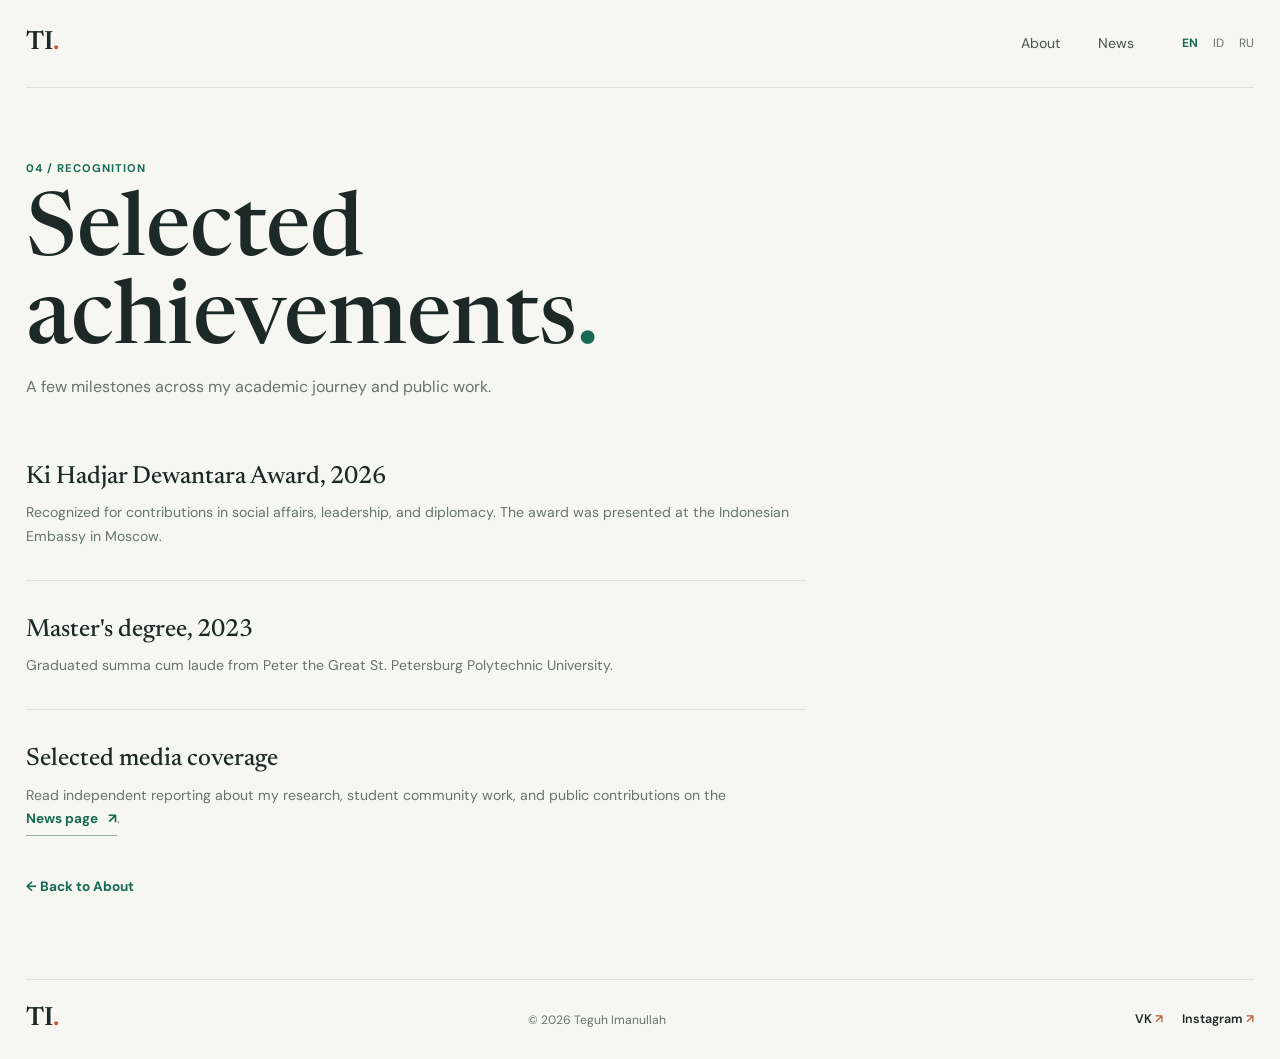
<file: achievements.html>
<!DOCTYPE html>
<html lang="en">
<head>
	<meta charset="UTF-8" />
	<meta name="viewport" content="width=device-width, initial-scale=1.0" />
	<meta name="color-scheme" content="light" />
	<meta name="theme-color" content="#f6f7f3" />
	<link rel="icon" href="images/transparent-favicon.ico" type="image/x-icon" sizes="any" />
	<link rel="preconnect" href="https://fonts.googleapis.com" />
	<link rel="preconnect" href="https://fonts.gstatic.com" crossorigin />
	<link href="https://fonts.googleapis.com/css2?family=DM+Sans:wght@400;500;600;700&family=Newsreader:opsz,wght@6..72,500;6..72,600&display=swap" rel="stylesheet" />
	<link rel="stylesheet" href="styles.css" />
	<meta name="description" content="Selected education and recognition milestones for Teguh Imanullah." />
	<title>Achievements | Teguh Imanullah</title>
</head>
<body>
	<a href="#main-content" class="skip-link">Skip to content</a>
	<header class="site-header">
		<a class="wordmark" href="index.html" aria-label="Teguh Imanullah, home">TI<span>.</span></a>
		<nav class="primary-nav" aria-label="Main navigation"><a href="about.html" aria-current="page">About</a><a href="news.html">News</a></nav>
		<nav class="language-nav" aria-label="Choose language"><a href="about.html" lang="en" aria-current="page">EN</a><a href="about-id.html" lang="id">ID</a><a href="about-ru.html" lang="ru">RU</a></nav>
	</header>
	<main class="news-main" id="main-content">
		<section class="news-intro" aria-labelledby="page-title"><p class="eyebrow">04 / Recognition</p><h1 id="page-title">Selected achievements<span>.</span></h1><p>A few milestones across my academic journey and public work.</p></section>
		<article class="cv-detail">
			<section><h2>Ki Hadjar Dewantara Award, 2026</h2><p>Recognized for contributions in social affairs, leadership, and diplomacy. The award was presented at the Indonesian Embassy in Moscow.</p></section>
			<section><h2>Master's degree, 2023</h2><p>Graduated summa cum laude from Peter the Great St. Petersburg Polytechnic University.</p></section>
			<section><h2>Selected media coverage</h2><p>Read independent reporting about my research, student community work, and public contributions on the <a class="text-link" href="news.html">News page <span aria-hidden="true">&#8599;</span></a>.</p></section>
			<a class="cv-back-link" href="about.html">&#8592; Back to About</a>
		</article>
	</main>
	<footer class="site-footer"><a class="wordmark" href="index.html" aria-label="Teguh Imanullah, home">TI<span>.</span></a><p>&copy; 2026 Teguh Imanullah</p><nav class="social-links" aria-label="Social media"><a href="https://www.vk.ru/teguhimanullah/" target="_blank" rel="me noopener noreferrer">VK <span aria-hidden="true">&#8599;</span></a><a href="https://www.instagram.com/teguhimanullah6/" target="_blank" rel="me noopener noreferrer">Instagram <span aria-hidden="true">&#8599;</span></a></nav></footer>
</body>
</html>
</file>
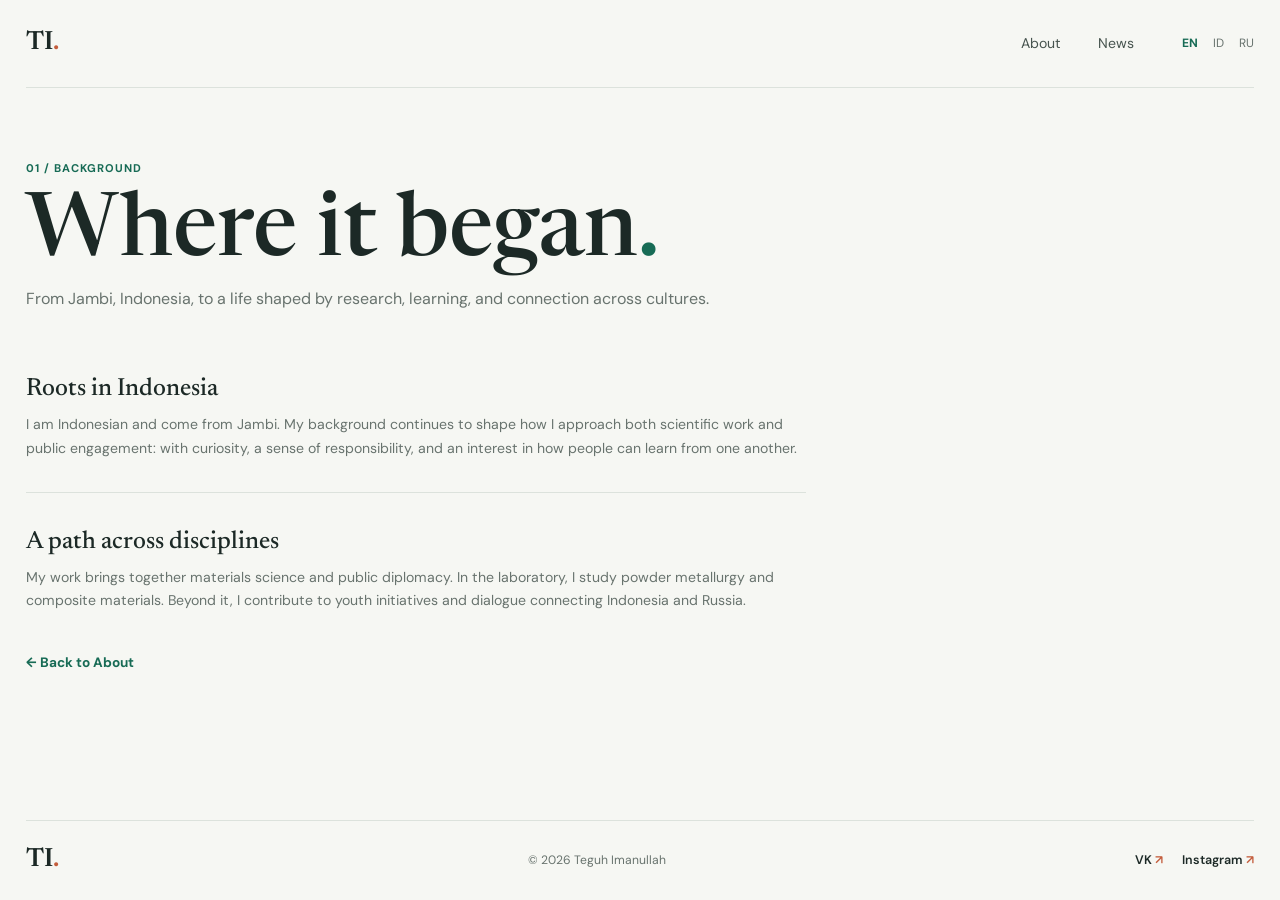
<file: background.html>
<!DOCTYPE html>
<html lang="en">
<head>
	<meta charset="UTF-8" />
	<meta name="viewport" content="width=device-width, initial-scale=1.0" />
	<meta name="color-scheme" content="light" />
	<meta name="theme-color" content="#f6f7f3" />
	<link rel="icon" href="images/transparent-favicon.ico" type="image/x-icon" sizes="any" />
	<link rel="preconnect" href="https://fonts.googleapis.com" />
	<link rel="preconnect" href="https://fonts.gstatic.com" crossorigin />
	<link href="https://fonts.googleapis.com/css2?family=DM+Sans:wght@400;500;600;700&family=Newsreader:opsz,wght@6..72,500;6..72,600&display=swap" rel="stylesheet" />
	<link rel="stylesheet" href="styles.css" />
	<meta name="description" content="Learn about Teguh Imanullah's background and path from Jambi to St. Petersburg." />
	<title>Background | Teguh Imanullah</title>
</head>
<body>
	<a href="#main-content" class="skip-link">Skip to content</a>
	<header class="site-header">
		<a class="wordmark" href="index.html" aria-label="Teguh Imanullah, home">TI<span>.</span></a>
		<nav class="primary-nav" aria-label="Main navigation"><a href="about.html" aria-current="page">About</a><a href="news.html">News</a></nav>
		<nav class="language-nav" aria-label="Choose language"><a href="about.html" lang="en" aria-current="page">EN</a><a href="about-id.html" lang="id">ID</a><a href="about-ru.html" lang="ru">RU</a></nav>
	</header>
	<main class="news-main" id="main-content">
		<section class="news-intro" aria-labelledby="page-title"><p class="eyebrow">01 / Background</p><h1 id="page-title">Where it began<span>.</span></h1><p>From Jambi, Indonesia, to a life shaped by research, learning, and connection across cultures.</p></section>
		<article class="cv-detail">
			<section><h2>Roots in Indonesia</h2><p>I am Indonesian and come from Jambi. My background continues to shape how I approach both scientific work and public engagement: with curiosity, a sense of responsibility, and an interest in how people can learn from one another.</p></section>
			<section><h2>A path across disciplines</h2><p>My work brings together materials science and public diplomacy. In the laboratory, I study powder metallurgy and composite materials. Beyond it, I contribute to youth initiatives and dialogue connecting Indonesia and Russia.</p></section>
			<a class="cv-back-link" href="about.html">&#8592; Back to About</a>
		</article>
	</main>
	<footer class="site-footer"><a class="wordmark" href="index.html" aria-label="Teguh Imanullah, home">TI<span>.</span></a><p>&copy; 2026 Teguh Imanullah</p><nav class="social-links" aria-label="Social media"><a href="https://www.vk.ru/teguhimanullah/" target="_blank" rel="me noopener noreferrer">VK <span aria-hidden="true">&#8599;</span></a><a href="https://www.instagram.com/teguhimanullah6/" target="_blank" rel="me noopener noreferrer">Instagram <span aria-hidden="true">&#8599;</span></a></nav></footer>
</body>
</html>
</file>
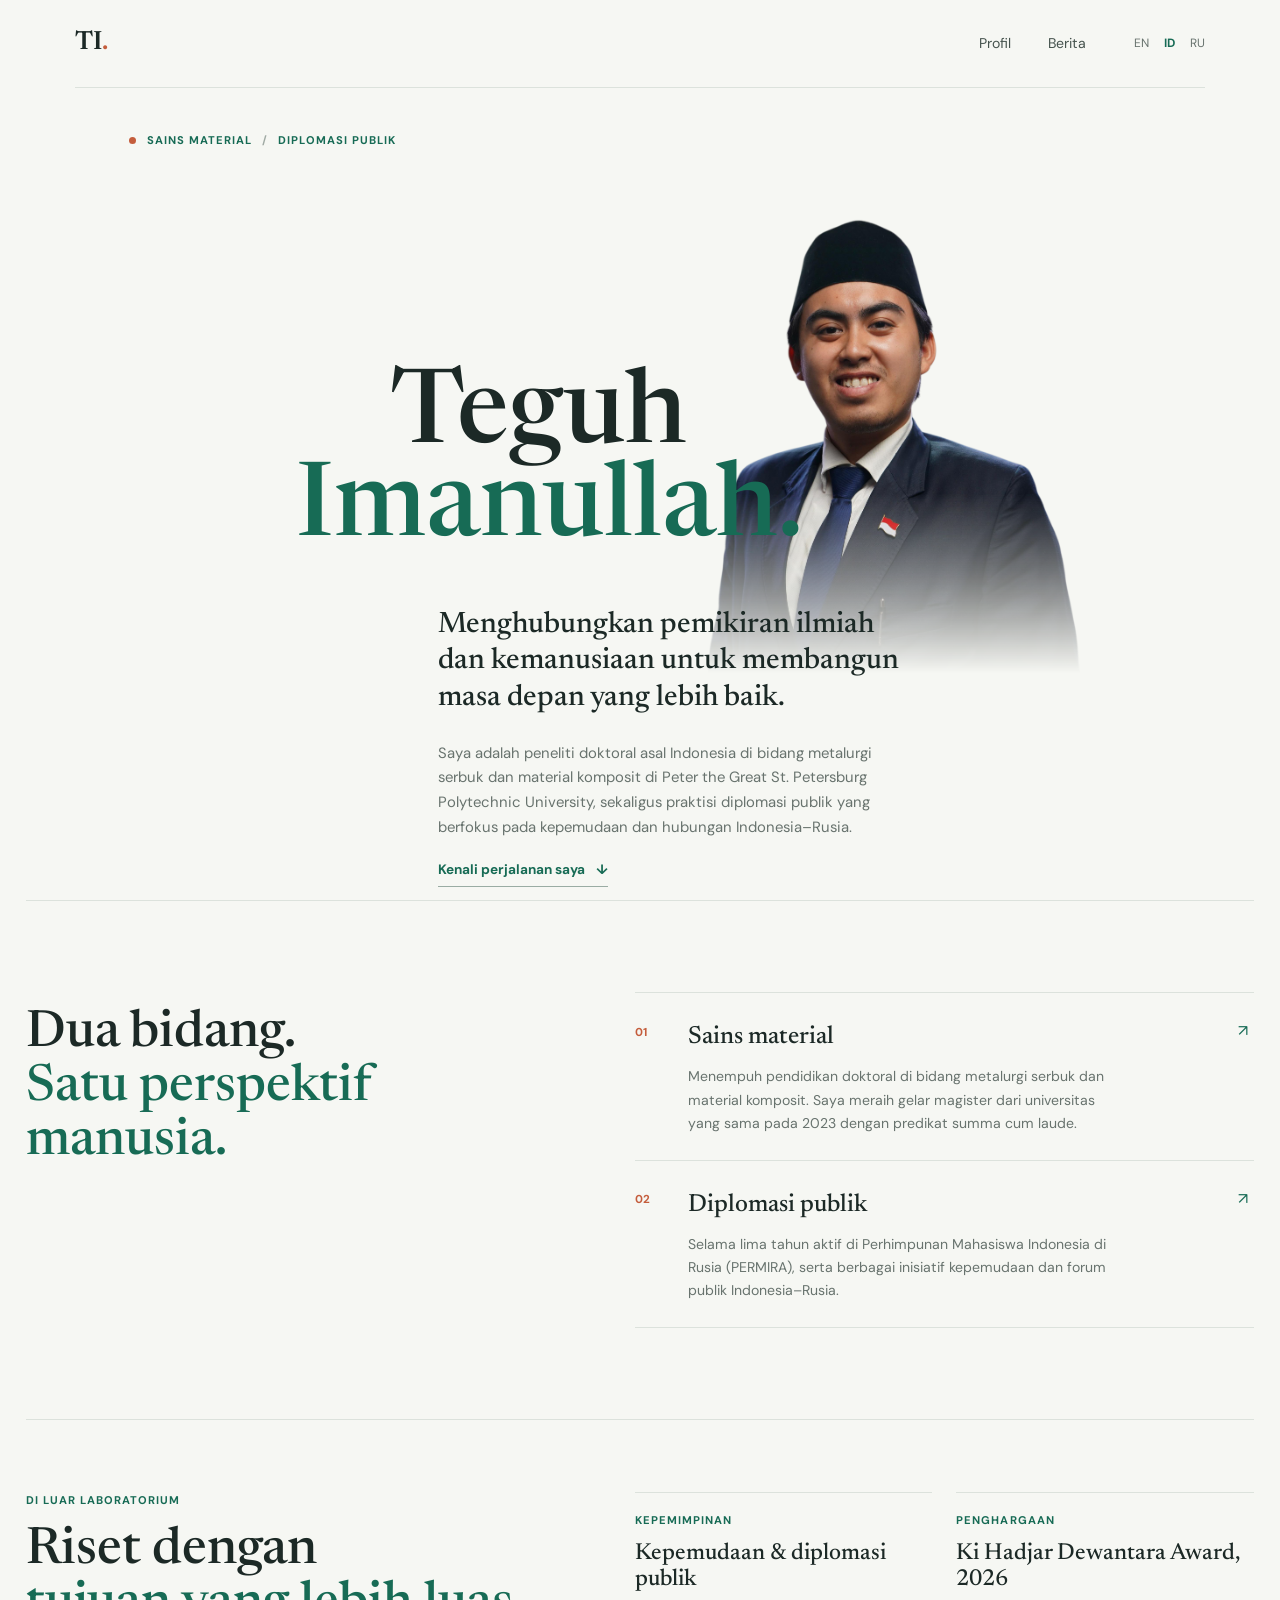
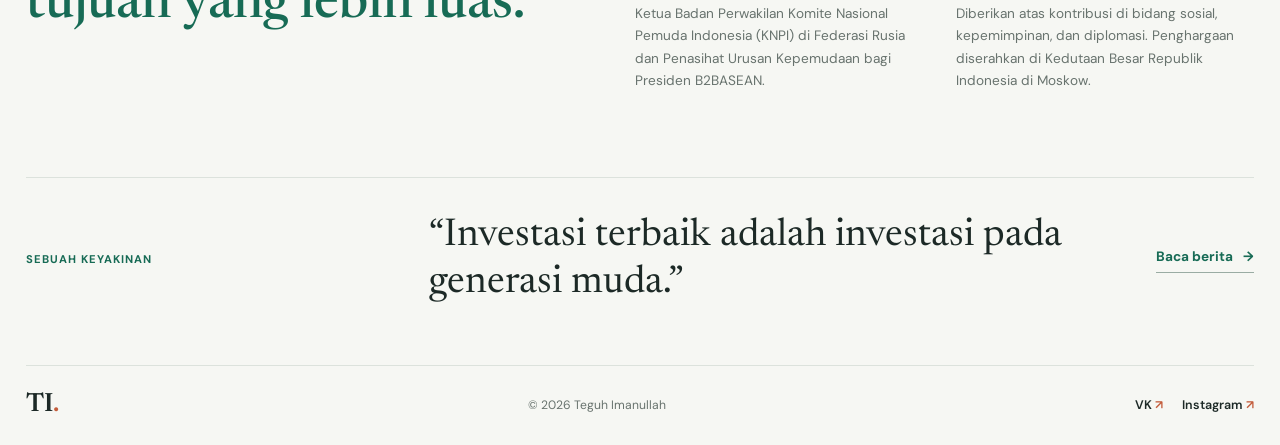
<file: id.html>
<!DOCTYPE html>
<html lang="id">
<head>
	<meta charset="UTF-8" />
	<meta name="viewport" content="width=device-width, initial-scale=1.0" />
	<meta name="color-scheme" content="light" />
	<meta name="theme-color" content="#f6f7f3" />
	<link rel="icon" href="images/transparent-favicon.ico" type="image/x-icon" sizes="any" />
	<link rel="preconnect" href="https://fonts.googleapis.com" />
	<link rel="preconnect" href="https://fonts.gstatic.com" crossorigin />
	<link href="https://fonts.googleapis.com/css2?family=DM+Sans:wght@400;500;600;700&family=Newsreader:opsz,wght@6..72,500;6..72,600&display=swap" rel="stylesheet" />
	<link rel="stylesheet" href="styles.css" />
	<meta name="description" content="Teguh Imanullah adalah peneliti doktoral metalurgi serbuk dan material komposit serta praktisi diplomasi publik dari Indonesia." />
	<meta name="author" content="Teguh Imanullah" />
	<title>Teguh Imanullah | Sains Material &amp; Diplomasi Publik</title>
</head>
<body class="home-page">
	<a href="#main-content" class="skip-link">Lewati ke konten</a>
	<header class="site-header">
		<a class="wordmark" href="id.html" aria-label="Teguh Imanullah, beranda">TI<span>.</span></a>
		<nav class="primary-nav" aria-label="Navigasi utama">
			<div class="nav-dropdown">
				<a href="about-id.html" aria-haspopup="true">Profil</a>
				<div class="nav-dropdown-menu">
					<a href="background.html">Latar belakang</a>
					<a href="research.html">Pendidikan &amp; riset</a>
					<a href="leadership.html">Kepemimpinan</a>
					<a href="achievements.html">Pencapaian</a>
				</div>
			</div>
			<a href="news-id.html">Berita</a>
		</nav>
		<nav class="language-nav" aria-label="Pilih bahasa">
			<a href="index.html" lang="en">EN</a>
			<a href="id.html" lang="id" aria-current="page">ID</a>
			<a href="ru.html" lang="ru">RU</a>
		</nav>
	</header>
	<main id="main-content">
		<section class="hero" aria-labelledby="hero-title">
			<div class="hero-copy">
				<p class="eyebrow"><span class="status-dot"></span> Sains material <span class="eyebrow-divider">/</span> Diplomasi publik</p>
				<h1 id="hero-title">Teguh<br /><span>Imanullah.</span></h1>
				<p class="hero-lede">Menghubungkan pemikiran ilmiah dan kemanusiaan untuk membangun masa depan yang lebih baik.</p>
				<p class="hero-intro">Saya adalah peneliti doktoral asal Indonesia di bidang metalurgi serbuk dan material komposit di Peter the Great St. Petersburg Polytechnic University, sekaligus praktisi diplomasi publik yang berfokus pada kepemudaan dan hubungan Indonesia–Rusia.</p>
				<a class="text-link" href="#about">Kenali perjalanan saya <span aria-hidden="true">&#8595;</span></a>
			</div>
			<div class="portrait-wrap">
				<div class="portrait-frame">
					<img src="images/profile.png" alt="Potret Teguh Imanullah mengenakan pakaian formal" width="1024" height="1536" fetchpriority="high" decoding="async" />
					<p class="portrait-caption"><span>Jambi, Indonesia</span><span>Riset <i aria-hidden="true">&middot;</i> Dialog</span></p>
				</div>
				<span class="portrait-index" aria-hidden="true">01 / 02</span>
			</div>
		</section>
		<section class="work-section" id="about" aria-labelledby="work-title">
			<div class="section-heading">
				<h2 id="work-title">Dua bidang.<br /><span>Satu perspektif manusia.</span></h2>
			</div>
			<div class="discipline-list">
				<article class="discipline">
					<span class="discipline-number">01</span>
					<div><h3>Sains material</h3><p>Menempuh pendidikan doktoral di bidang metalurgi serbuk dan material komposit. Saya meraih gelar magister dari universitas yang sama pada 2023 dengan predikat summa cum laude.</p></div>
					<span class="discipline-mark" aria-hidden="true">&#8599;</span>
				</article>
				<article class="discipline">
					<span class="discipline-number">02</span>
					<div><h3>Diplomasi publik</h3><p>Selama lima tahun aktif di Perhimpunan Mahasiswa Indonesia di Rusia (PERMIRA), serta berbagai inisiatif kepemudaan dan forum publik Indonesia–Rusia.</p></div>
					<span class="discipline-mark" aria-hidden="true">&#8599;</span>
				</article>
			</div>
		</section>
		<section class="profile-section" aria-labelledby="leadership-title">
			<div class="section-heading">
				<p class="eyebrow">Di luar laboratorium</p>
				<h2 id="leadership-title">Riset dengan<br /><span>tujuan yang lebih luas.</span></h2>
			</div>
			<div class="profile-grid">
				<article class="profile-entry"><p class="eyebrow">Kepemimpinan</p><h3>Kepemudaan &amp; diplomasi publik</h3><p>Ketua Badan Perwakilan Komite Nasional Pemuda Indonesia (KNPI) di Federasi Rusia dan Penasihat Urusan Kepemudaan bagi Presiden B2BASEAN.</p></article>
				<article class="profile-entry"><p class="eyebrow">Penghargaan</p><h3>Ki Hadjar Dewantara Award, 2026</h3><p>Diberikan atas kontribusi di bidang sosial, kepemimpinan, dan diplomasi. Penghargaan diserahkan di Kedutaan Besar Republik Indonesia di Moskow.</p></article>
			</div>
		</section>
		<section class="closing-note" aria-label="Prinsip pribadi">
			<p class="eyebrow">Sebuah keyakinan</p>
			<blockquote>“Investasi terbaik adalah investasi pada generasi muda.”</blockquote>
			<a class="text-link" href="news-id.html">Baca berita <span aria-hidden="true">&#8594;</span></a>
		</section>
	</main>
	<footer class="site-footer">
		<a class="wordmark" href="id.html" aria-label="Teguh Imanullah, beranda">TI<span>.</span></a>
		<p>&copy; 2026 Teguh Imanullah</p>
		<nav class="social-links" aria-label="Media sosial">
			<a href="https://www.vk.ru/teguhimanullah/" target="_blank" rel="me noopener noreferrer">VK <span aria-hidden="true">&#8599;</span></a>
			<a href="https://www.instagram.com/teguhimanullah6/" target="_blank" rel="me noopener noreferrer">Instagram <span aria-hidden="true">&#8599;</span></a>
		</nav>
	</footer>
</body>
</html>
</file>
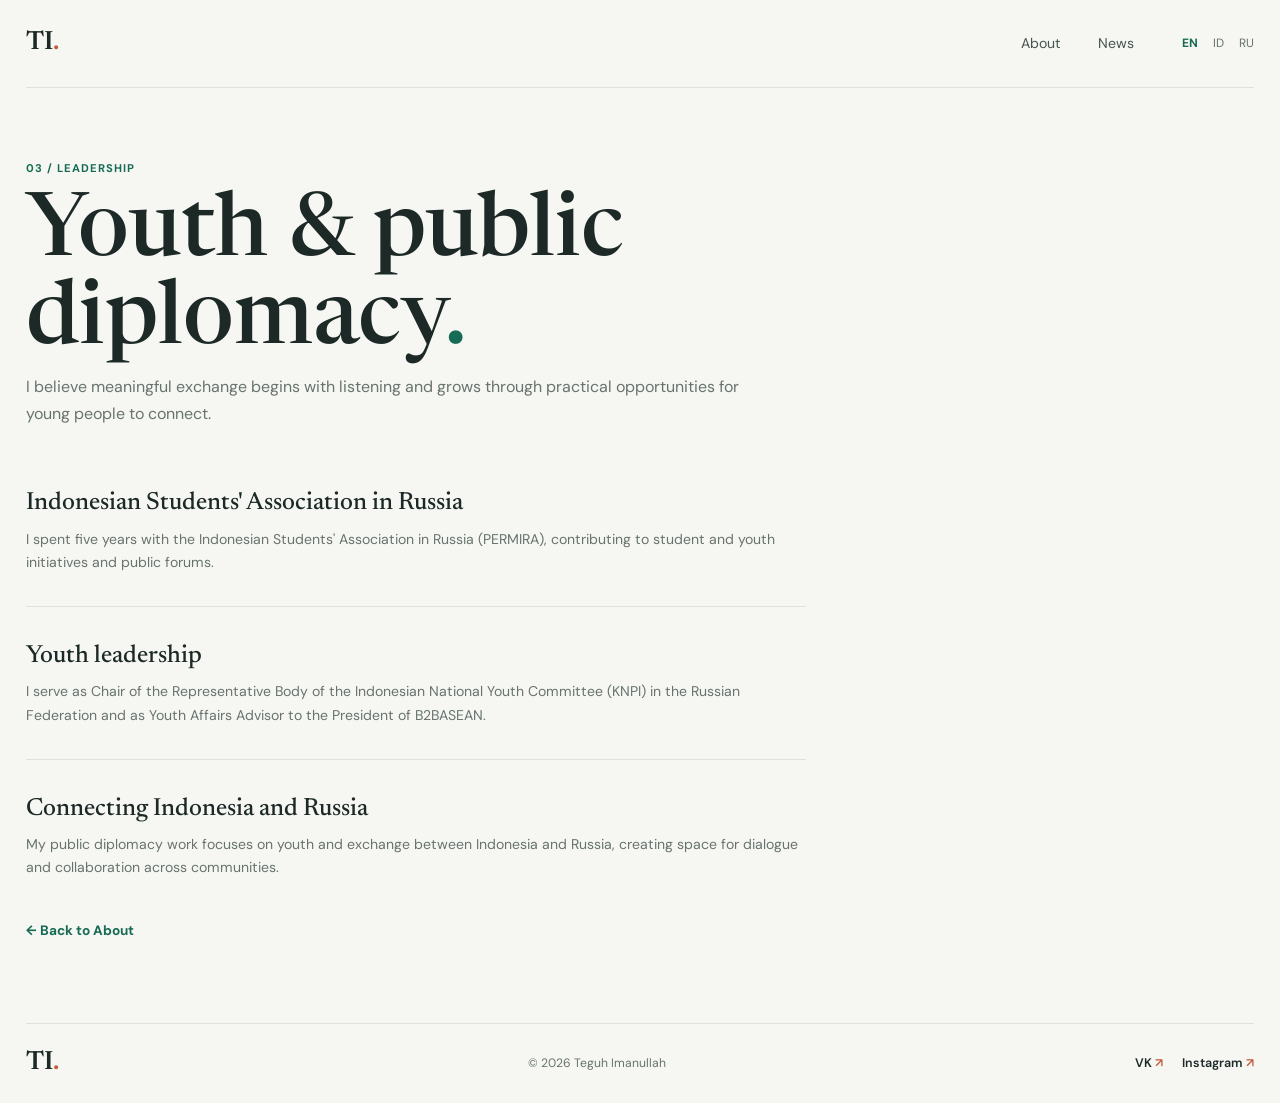
<file: leadership.html>
<!DOCTYPE html>
<html lang="en">
<head>
	<meta charset="UTF-8" />
	<meta name="viewport" content="width=device-width, initial-scale=1.0" />
	<meta name="color-scheme" content="light" />
	<meta name="theme-color" content="#f6f7f3" />
	<link rel="icon" href="images/transparent-favicon.ico" type="image/x-icon" sizes="any" />
	<link rel="preconnect" href="https://fonts.googleapis.com" />
	<link rel="preconnect" href="https://fonts.gstatic.com" crossorigin />
	<link href="https://fonts.googleapis.com/css2?family=DM+Sans:wght@400;500;600;700&family=Newsreader:opsz,wght@6..72,500;6..72,600&display=swap" rel="stylesheet" />
	<link rel="stylesheet" href="styles.css" />
	<meta name="description" content="Teguh Imanullah's youth leadership and public diplomacy work." />
	<title>Leadership | Teguh Imanullah</title>
</head>
<body>
	<a href="#main-content" class="skip-link">Skip to content</a>
	<header class="site-header">
		<a class="wordmark" href="index.html" aria-label="Teguh Imanullah, home">TI<span>.</span></a>
		<nav class="primary-nav" aria-label="Main navigation"><a href="about.html" aria-current="page">About</a><a href="news.html">News</a></nav>
		<nav class="language-nav" aria-label="Choose language"><a href="about.html" lang="en" aria-current="page">EN</a><a href="about-id.html" lang="id">ID</a><a href="about-ru.html" lang="ru">RU</a></nav>
	</header>
	<main class="news-main" id="main-content">
		<section class="news-intro" aria-labelledby="page-title"><p class="eyebrow">03 / Leadership</p><h1 id="page-title">Youth &amp; public diplomacy<span>.</span></h1><p>I believe meaningful exchange begins with listening and grows through practical opportunities for young people to connect.</p></section>
		<article class="cv-detail">
			<section><h2>Indonesian Students' Association in Russia</h2><p>I spent five years with the Indonesian Students' Association in Russia (PERMIRA), contributing to student and youth initiatives and public forums.</p></section>
			<section><h2>Youth leadership</h2><p>I serve as Chair of the Representative Body of the Indonesian National Youth Committee (KNPI) in the Russian Federation and as Youth Affairs Advisor to the President of B2BASEAN.</p></section>
			<section><h2>Connecting Indonesia and Russia</h2><p>My public diplomacy work focuses on youth and exchange between Indonesia and Russia, creating space for dialogue and collaboration across communities.</p></section>
			<a class="cv-back-link" href="about.html">&#8592; Back to About</a>
		</article>
	</main>
	<footer class="site-footer"><a class="wordmark" href="index.html" aria-label="Teguh Imanullah, home">TI<span>.</span></a><p>&copy; 2026 Teguh Imanullah</p><nav class="social-links" aria-label="Social media"><a href="https://www.vk.ru/teguhimanullah/" target="_blank" rel="me noopener noreferrer">VK <span aria-hidden="true">&#8599;</span></a><a href="https://www.instagram.com/teguhimanullah6/" target="_blank" rel="me noopener noreferrer">Instagram <span aria-hidden="true">&#8599;</span></a></nav></footer>
</body>
</html>
</file>
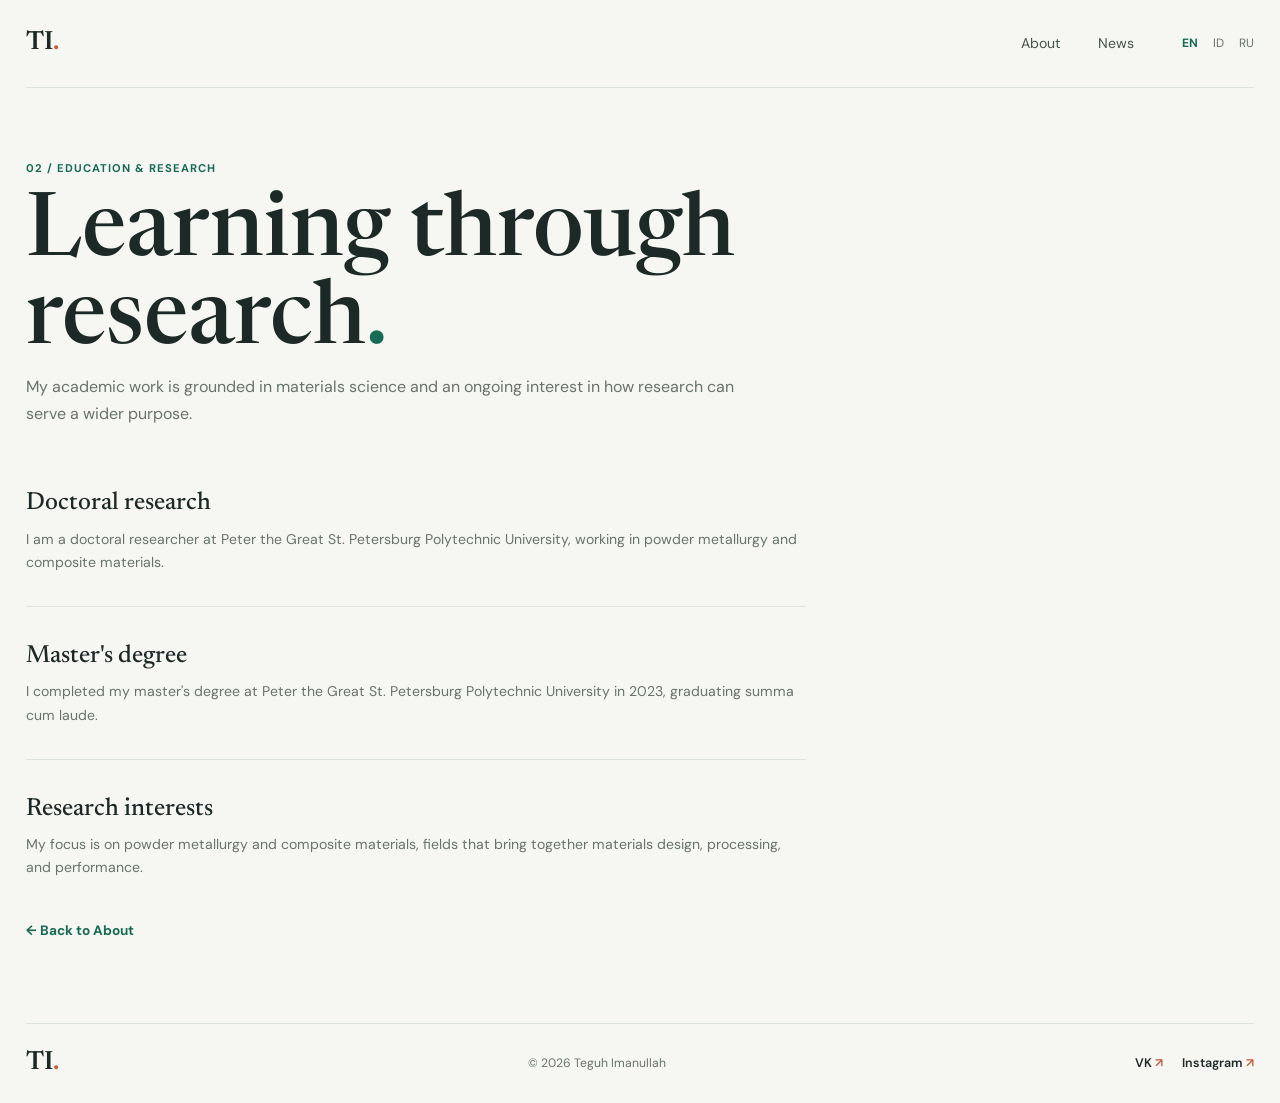
<file: research.html>
<!DOCTYPE html>
<html lang="en">
<head>
	<meta charset="UTF-8" />
	<meta name="viewport" content="width=device-width, initial-scale=1.0" />
	<meta name="color-scheme" content="light" />
	<meta name="theme-color" content="#f6f7f3" />
	<link rel="icon" href="images/transparent-favicon.ico" type="image/x-icon" sizes="any" />
	<link rel="preconnect" href="https://fonts.googleapis.com" />
	<link rel="preconnect" href="https://fonts.gstatic.com" crossorigin />
	<link href="https://fonts.googleapis.com/css2?family=DM+Sans:wght@400;500;600;700&family=Newsreader:opsz,wght@6..72,500;6..72,600&display=swap" rel="stylesheet" />
	<link rel="stylesheet" href="styles.css" />
	<meta name="description" content="Teguh Imanullah's education and doctoral research in materials science." />
	<title>Education &amp; Research | Teguh Imanullah</title>
</head>
<body>
	<a href="#main-content" class="skip-link">Skip to content</a>
	<header class="site-header">
		<a class="wordmark" href="index.html" aria-label="Teguh Imanullah, home">TI<span>.</span></a>
		<nav class="primary-nav" aria-label="Main navigation"><a href="about.html" aria-current="page">About</a><a href="news.html">News</a></nav>
		<nav class="language-nav" aria-label="Choose language"><a href="about.html" lang="en" aria-current="page">EN</a><a href="about-id.html" lang="id">ID</a><a href="about-ru.html" lang="ru">RU</a></nav>
	</header>
	<main class="news-main" id="main-content">
		<section class="news-intro" aria-labelledby="page-title"><p class="eyebrow">02 / Education &amp; research</p><h1 id="page-title">Learning through research<span>.</span></h1><p>My academic work is grounded in materials science and an ongoing interest in how research can serve a wider purpose.</p></section>
		<article class="cv-detail">
			<section><h2>Doctoral research</h2><p>I am a doctoral researcher at Peter the Great St. Petersburg Polytechnic University, working in powder metallurgy and composite materials.</p></section>
			<section><h2>Master's degree</h2><p>I completed my master's degree at Peter the Great St. Petersburg Polytechnic University in 2023, graduating summa cum laude.</p></section>
			<section><h2>Research interests</h2><p>My focus is on powder metallurgy and composite materials, fields that bring together materials design, processing, and performance.</p></section>
			<a class="cv-back-link" href="about.html">&#8592; Back to About</a>
		</article>
	</main>
	<footer class="site-footer"><a class="wordmark" href="index.html" aria-label="Teguh Imanullah, home">TI<span>.</span></a><p>&copy; 2026 Teguh Imanullah</p><nav class="social-links" aria-label="Social media"><a href="https://www.vk.ru/teguhimanullah/" target="_blank" rel="me noopener noreferrer">VK <span aria-hidden="true">&#8599;</span></a><a href="https://www.instagram.com/teguhimanullah6/" target="_blank" rel="me noopener noreferrer">Instagram <span aria-hidden="true">&#8599;</span></a></nav></footer>
</body>
</html>
</file>
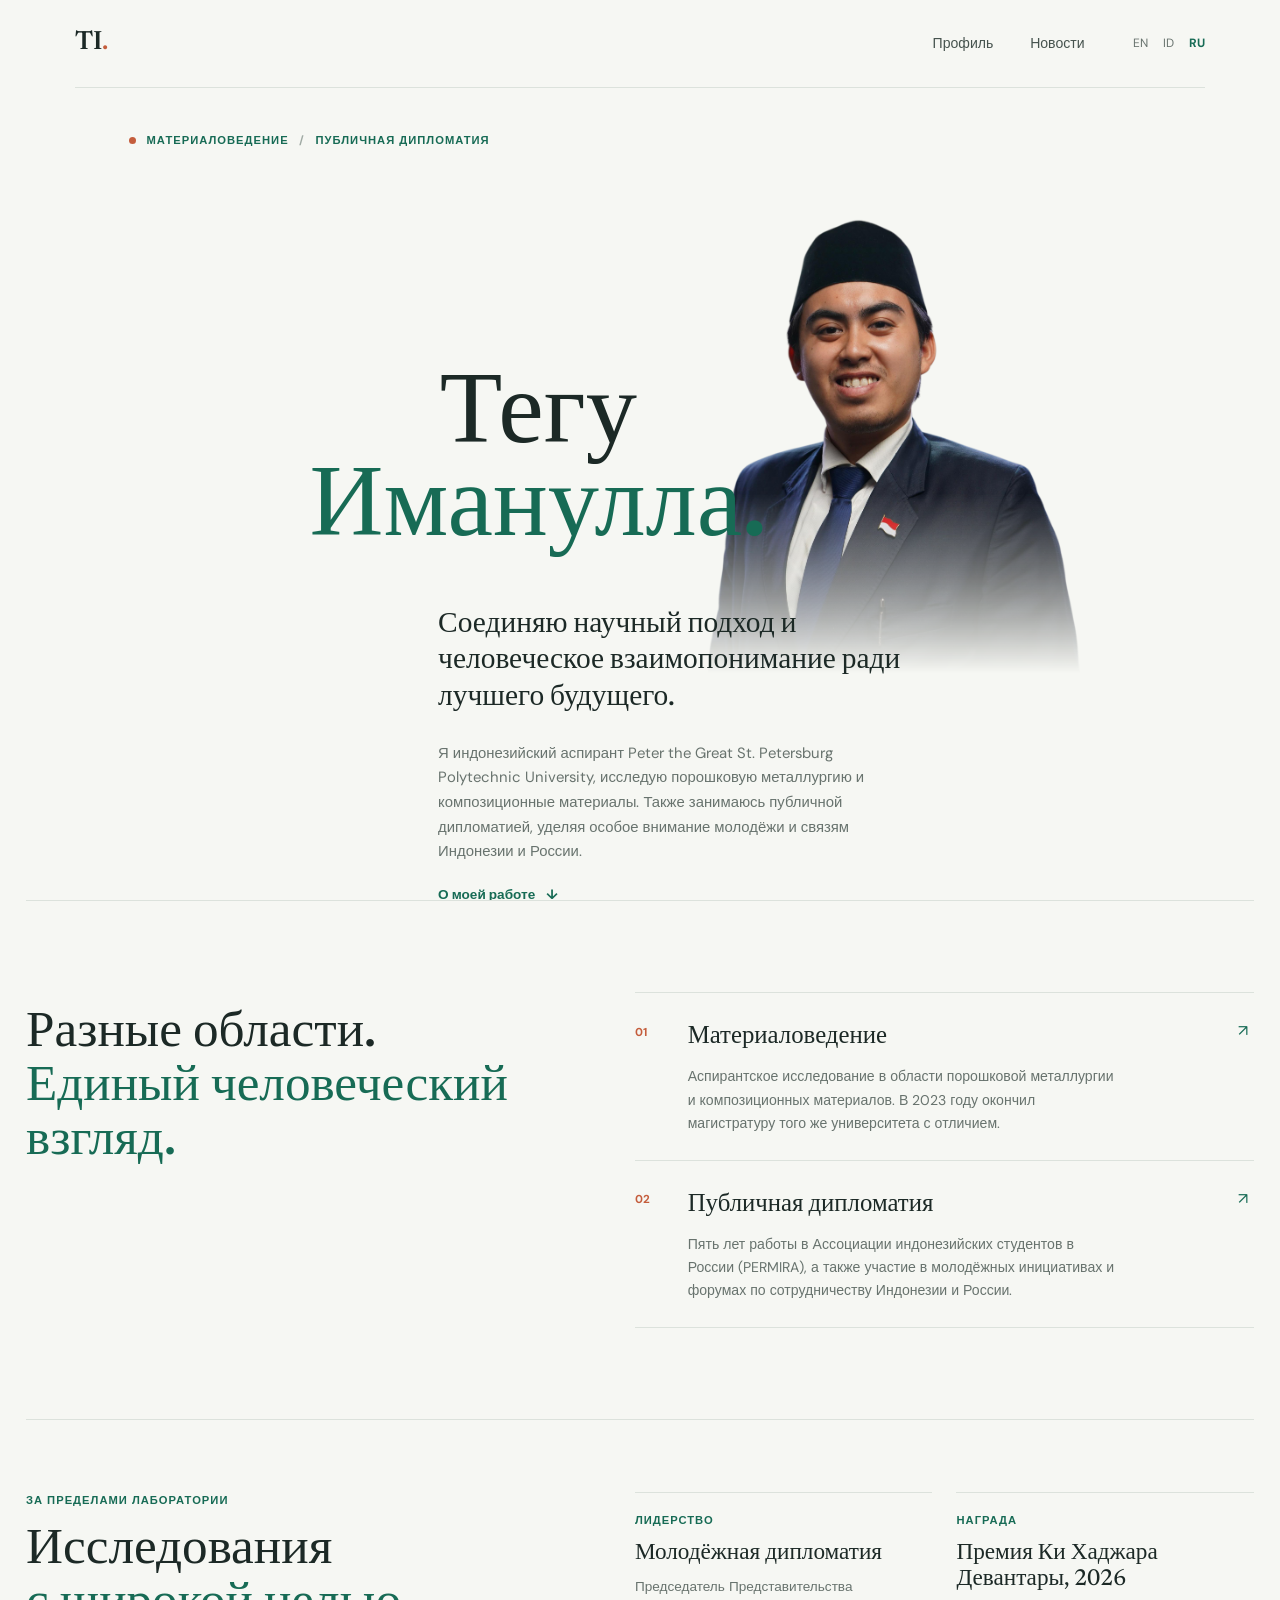
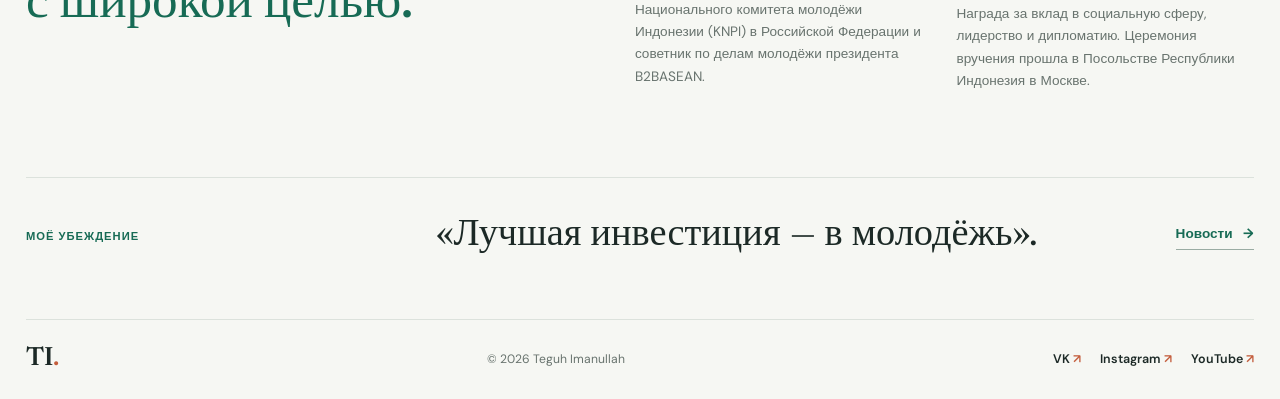
<file: ru.html>
<!DOCTYPE html>
<html lang="ru">
<head>
	<meta charset="UTF-8" />
	<meta name="viewport" content="width=device-width, initial-scale=1.0" />
	<meta name="color-scheme" content="light" />
	<meta name="theme-color" content="#f6f7f3" />
	<link rel="icon" href="images/transparent-favicon.ico" type="image/x-icon" sizes="any" />
	<link rel="preconnect" href="https://fonts.googleapis.com" />
	<link rel="preconnect" href="https://fonts.gstatic.com" crossorigin />
	<link href="https://fonts.googleapis.com/css2?family=DM+Sans:wght@400;500;600;700&family=Newsreader:opsz,wght@6..72,500;6..72,600&display=swap" rel="stylesheet" />
	<link rel="stylesheet" href="styles.css" />
	<meta name="description" content="Тегу Иманулла — индонезийский исследователь в области порошковой металлургии и композитных материалов, а также практик публичной дипломатии." />
	<meta name="author" content="Teguh Imanullah" />
	<title>Тегу Иманулла | Материаловедение и публичная дипломатия</title>
</head>
<body class="home-page">
	<a href="#main-content" class="skip-link">Перейти к содержанию</a>
	<header class="site-header">
		<a class="wordmark" href="ru.html" aria-label="Тегу Иманулла, главная">TI<span>.</span></a>
		<nav class="primary-nav" aria-label="Основная навигация">
			<div class="nav-dropdown">
				<a href="about-ru.html" aria-haspopup="true">Профиль</a>
				<div class="nav-dropdown-menu">
					<a href="background.html">Биография</a>
					<a href="research.html">Образование и исследования</a>
					<a href="leadership.html">Лидерство</a>
					<a href="achievements.html">Достижения</a>
				</div>
			</div>
			<a href="news-ru.html">Новости</a>
		</nav>
		<nav class="language-nav" aria-label="Выбрать язык">
			<a href="index.html" lang="en">EN</a>
			<a href="id.html" lang="id">ID</a>
			<a href="ru.html" lang="ru" aria-current="page">RU</a>
		</nav>
	</header>
	<main id="main-content">
		<section class="hero" aria-labelledby="hero-title">
			<div class="hero-copy">
				<p class="eyebrow"><span class="status-dot"></span> Материаловедение <span class="eyebrow-divider">/</span> Публичная дипломатия</p>
				<h1 id="hero-title">Тегу<br /><span>Иманулла.</span></h1>
				<p class="hero-lede">Соединяю научный подход и человеческое взаимопонимание ради лучшего будущего.</p>
				<p class="hero-intro">Я индонезийский аспирант Peter the Great St. Petersburg Polytechnic University, исследую порошковую металлургию и композиционные материалы. Также занимаюсь публичной дипломатией, уделяя особое внимание молодёжи и связям Индонезии и России.</p>
				<a class="text-link" href="#about">О моей работе <span aria-hidden="true">&#8595;</span></a>
			</div>
			<div class="portrait-wrap">
				<div class="portrait-frame">
					<img src="images/profile.png" alt="Портрет Тегу Имануллы в официальной одежде" width="1024" height="1536" fetchpriority="high" decoding="async" />
					<p class="portrait-caption"><span>Джамби, Индонезия</span><span>Исследования <i aria-hidden="true">&middot;</i> Диалог</span></p>
				</div>
				<span class="portrait-index" aria-hidden="true">01 / 02</span>
			</div>
		</section>
		<section class="work-section" id="about" aria-labelledby="work-title">
			<div class="section-heading">
				<h2 id="work-title">Разные области.<br /><span>Единый человеческий взгляд.</span></h2>
			</div>
			<div class="discipline-list">
				<article class="discipline">
					<span class="discipline-number">01</span>
					<div><h3>Материаловедение</h3><p>Аспирантское исследование в области порошковой металлургии и композиционных материалов. В 2023 году окончил магистратуру того же университета с отличием.</p></div>
					<span class="discipline-mark" aria-hidden="true">&#8599;</span>
				</article>
				<article class="discipline">
					<span class="discipline-number">02</span>
					<div><h3>Публичная дипломатия</h3><p>Пять лет работы в Ассоциации индонезийских студентов в России (PERMIRA), а также участие в молодёжных инициативах и форумах по сотрудничеству Индонезии и России.</p></div>
					<span class="discipline-mark" aria-hidden="true">&#8599;</span>
				</article>
			</div>
		</section>
		<section class="profile-section" aria-labelledby="leadership-title">
			<div class="section-heading">
				<p class="eyebrow">За пределами лаборатории</p>
				<h2 id="leadership-title">Исследования<br /><span>с широкой целью.</span></h2>
			</div>
			<div class="profile-grid">
				<article class="profile-entry"><p class="eyebrow">Лидерство</p><h3>Молодёжная дипломатия</h3><p>Председатель Представительства Национального комитета молодёжи Индонезии (KNPI) в Российской Федерации и советник по делам молодёжи президента B2BASEAN.</p></article>
				<article class="profile-entry"><p class="eyebrow">Награда</p><h3>Премия Ки Хаджара Девантары, 2026</h3><p>Награда за вклад в социальную сферу, лидерство и дипломатию. Церемония вручения прошла в Посольстве Республики Индонезия в Москве.</p></article>
			</div>
		</section>
		<section class="closing-note" aria-label="Личное убеждение">
			<p class="eyebrow">Моё убеждение</p>
			<blockquote>«Лучшая инвестиция — в молодёжь».</blockquote>
			<a class="text-link" href="news-ru.html">Новости <span aria-hidden="true">&#8594;</span></a>
		</section>
	</main>
	<footer class="site-footer">
		<a class="wordmark" href="ru.html" aria-label="Тегу Иманулла, главная">TI<span>.</span></a>
		<p>&copy; 2026 Teguh Imanullah</p>
		<nav class="social-links" aria-label="Социальные сети">
			<a href="https://www.vk.ru/teguhimanullah/" target="_blank" rel="me noopener noreferrer">VK <span aria-hidden="true">&#8599;</span></a>
			<a href="https://www.instagram.com/teguhimanullah6/" target="_blank" rel="me noopener noreferrer">Instagram <span aria-hidden="true">&#8599;</span></a>
			<a href="https://www.youtube.com/@teguhimanullah/" target="_blank" rel="me noopener noreferrer">YouTube <span aria-hidden="true">&#8599;</span></a>
		</nav>
	</footer>
</body>
</html>
</file>
<file: styles.css>
:root {
    color-scheme: light;
    --paper: #f6f7f3;
    --surface: #fffefa;
    --ink: #1c2926;
    --muted: #68736e;
    --line: #dce2dc;
    --green: #176b55;
    --orange: #c45d3c;
    --serif: "Newsreader", Georgia, serif;
    --sans: "DM Sans", "Segoe UI", sans-serif;
}

*,
*::before,
*::after {
    box-sizing: border-box;
}

html {
    scroll-behavior: smooth;
    scroll-padding-top: 6rem;
}

body {
    margin: 0;
    background: var(--paper);
    color: var(--ink);
    font-family: var(--sans);
    font-size: 16px;
    line-height: 1.65;
    -webkit-font-smoothing: antialiased;
}

a {
    color: inherit;
    text-decoration: none;
}

a:focus-visible {
    outline: 2px solid var(--orange);
    outline-offset: 4px;
}

.skip-link {
    position: absolute;
    z-index: 5;
    top: 1rem;
    left: 1rem;
    padding: 0.65rem 1rem;
    transform: translateY(-160%);
    background: var(--ink);
    color: white;
}

.skip-link:focus {
    transform: translateY(0);
}

.site-header,
main,
.site-footer {
    width: min(1440px, calc(100% - 52px));
    margin-inline: auto;
}

.site-header {
    min-height: 88px;
    display: flex;
    align-items: center;
    justify-content: space-between;
    border-bottom: 1px solid var(--line);
}

.wordmark {
    font-family: var(--serif);
    font-size: 1.65rem;
    font-weight: 600;
    line-height: 1;
}

.wordmark span {
    color: var(--orange);
}

.primary-nav,
.language-nav,
.social-links {
    display: flex;
    align-items: center;
}

.primary-nav {
    gap: 2.3rem;
    margin-left: auto;
    margin-right: 3rem;
    color: #46534e;
    font-size: 0.88rem;
}

.primary-nav a:hover,
.social-links a:hover {
    color: var(--green);
}

.language-nav {
    gap: 0.95rem;
    color: var(--muted);
    font-size: 0.75rem;
}

.language-nav a[aria-current="page"] {
    color: var(--green);
    font-weight: 700;
}

.hero {
    min-height: 630px;
    display: grid;
    grid-template-columns: 1.1fr 0.9fr;
    align-items: center;
    gap: clamp(3rem, 8vw, 8rem);
    padding-block: 4.8rem 5.4rem;
}

.hero-copy {
    padding-block: 1rem;
    animation: rise-in 700ms ease-out both;
}

.eyebrow {
    margin: 0;
    color: var(--green);
    font-size: 0.7rem;
    font-weight: 700;
    letter-spacing: 0.09em;
    line-height: 1.5;
    text-transform: uppercase;
}

.hero .eyebrow {
    display: flex;
    align-items: center;
    gap: 0.65rem;
}

.status-dot {
    width: 7px;
    height: 7px;
    flex: 0 0 auto;
    border-radius: 50%;
    background: var(--orange);
}

.eyebrow-divider {
    color: #a0aaa4;
}

h1,
h2,
h3,
p {
    margin-top: 0;
}

.hero h1 {
    margin: 1.55rem 0 1.3rem;
    font-family: var(--serif);
    font-size: clamp(4.5rem, 8vw, 7rem);
    font-weight: 500;
    letter-spacing: 0;
    line-height: 0.91;
}

.hero h1 span {
    color: var(--green);
}

.hero-lede {
    max-width: 490px;
    margin-bottom: 0.9rem;
    font-family: var(--serif);
    font-size: clamp(1.45rem, 2.3vw, 1.85rem);
    line-height: 1.25;
}

.hero-intro {
    max-width: 440px;
    margin-bottom: 1.8rem;
    color: var(--muted);
    font-size: 0.93rem;
}

.text-link {
    display: inline-flex;
    align-items: center;
    gap: 0.65rem;
    padding-bottom: 0.28rem;
    border-bottom: 1px solid #9aaca3;
    color: var(--green);
    font-size: 0.85rem;
    font-weight: 700;
}

.text-link span {
    transition: transform 180ms ease;
}

.text-link:hover span {
    transform: translateY(3px);
}

.portrait-wrap {
    position: relative;
    width: 100%;
    max-width: 488px;
    justify-self: end;
    animation: rise-in 800ms 100ms ease-out both;
}

.portrait-frame {
    position: relative;
    aspect-ratio: 0.82;
    overflow: hidden;
    background: #dce8df;
    isolation: isolate;
}

.portrait-frame::before {
    position: absolute;
    z-index: -1;
    inset: 12px;
    border: 1px solid rgb(255 255 255 / 54%);
    content: "";
}

.portrait-frame img {
    position: absolute;
    inset: 0;
    width: 100%;
    height: 100%;
    object-fit: contain;
    object-position: center bottom;
}

.portrait-caption {
    position: absolute;
    right: 0;
    bottom: 0;
    left: 0;
    display: flex;
    justify-content: space-between;
    gap: 1rem;
    margin: 0;
    padding: 1rem 1.15rem;
    background: rgb(28 41 38 / 88%);
    color: white;
    font-size: 0.68rem;
}

.portrait-caption i {
    color: #e69b78;
    font-style: normal;
}

.portrait-index {
    position: absolute;
    right: -1.25rem;
    bottom: 5.3rem;
    color: var(--muted);
    font-size: 0.64rem;
    letter-spacing: 0.1em;
    writing-mode: vertical-rl;
}

.work-section {
    display: grid;
    grid-template-columns: 0.9fr 1.1fr;
    gap: clamp(3rem, 8vw, 8rem);
    padding-block: 5.7rem;
    border-top: 1px solid var(--line);
}

.section-heading h2 {
    margin: 1rem 0 0;
    font-family: var(--serif);
    font-size: clamp(2.5rem, 4vw, 3.65rem);
    font-weight: 500;
    line-height: 1.05;
}

.section-heading h2 span {
    color: var(--green);
}

.discipline-list {
    border-top: 1px solid var(--line);
}

.discipline {
    display: grid;
    grid-template-columns: 2.2rem 1fr 1rem;
    align-items: start;
    gap: 1.1rem;
    padding: 1.55rem 0;
    border-bottom: 1px solid var(--line);
}

.discipline-number {
    padding-top: 0.3rem;
    color: var(--orange);
    font-size: 0.72rem;
    font-weight: 700;
}

.discipline h3 {
    margin-bottom: 0.4rem;
    font-family: var(--serif);
    font-size: 1.55rem;
    font-weight: 500;
}

.discipline p {
    max-width: 430px;
    margin: 0;
    color: var(--muted);
    font-size: 0.88rem;
}

.discipline-mark {
    color: var(--green);
    font-size: 1rem;
}

.profile-section {
    display: grid;
    grid-template-columns: 0.9fr 1.1fr;
    gap: clamp(3rem, 8vw, 8rem);
    padding-block: 4.5rem 5.3rem;
    border-top: 1px solid var(--line);
}

.profile-grid {
    display: grid;
    grid-template-columns: repeat(2, minmax(0, 1fr));
    gap: 1.5rem;
}

.profile-entry {
    padding-top: 1.15rem;
    border-top: 1px solid var(--line);
}

.profile-entry h3 {
    margin: 0.75rem 0 0.55rem;
    font-family: var(--serif);
    font-size: 1.45rem;
    font-weight: 500;
    line-height: 1.15;
}

.profile-entry > p:last-child {
    margin: 0;
    color: var(--muted);
    font-size: 0.85rem;
}

.cv-grid {
    display: grid;
    grid-template-columns: repeat(2, minmax(0, 1fr));
    gap: 1.5rem;
}

.cv-card {
    display: block;
    min-height: 100%;
    padding: 1.2rem 0 1.5rem;
    border-top: 1px solid var(--line);
    border-bottom: 1px solid var(--line);
    transition: border-color 180ms ease, transform 180ms ease;
}

.cv-card:hover {
    transform: translateY(-3px);
    border-color: var(--green);
}

.cv-card h2,
.cv-detail h2 {
    margin: 0.75rem 0 0.55rem;
    font-family: var(--serif);
    font-size: 1.7rem;
    font-weight: 500;
    line-height: 1.15;
}

.cv-card > p:last-child,
.cv-detail p,
.cv-detail li {
    color: var(--muted);
    font-size: 0.88rem;
}

.cv-card > p:last-child {
    margin: 0;
}

.cv-detail {
    max-width: 780px;
}

.cv-detail section + section {
    margin-top: 2rem;
    padding-top: 1.5rem;
    border-top: 1px solid var(--line);
}

.cv-detail h2 {
    font-size: 1.55rem;
}

.cv-detail p:last-child,
.cv-detail ul:last-child {
    margin-bottom: 0;
}

.cv-detail ul {
    padding-left: 1.25rem;
}

.cv-back-link {
    display: inline-flex;
    margin-top: 2.5rem;
    color: var(--green);
    font-size: 0.85rem;
    font-weight: 700;
}

.cv-back-link:hover {
    text-decoration: underline;
    text-underline-offset: 0.2em;
}

.cv-full-profile {
    margin-top: 4rem;
    padding-top: 2rem;
    border-top: 1px solid var(--line);
}

.cv-profile-header {
    display: grid;
    grid-template-columns: minmax(180px, 0.42fr) 1fr;
    align-items: center;
    gap: 2rem;
    margin-bottom: 2.5rem;
}

.cv-photo-placeholder {
    display: grid;
    min-height: 260px;
    place-content: center;
    gap: 0.4rem;
    padding: 1.5rem;
    border: 1px solid var(--line);
    background: #e6e9e3;
    color: var(--muted);
    text-align: center;
}

.cv-photo-placeholder span {
    font-family: var(--serif);
    font-size: 1.4rem;
}

.cv-photo-placeholder small {
    font-size: 0.72rem;
}

.cv-profile-heading h2 {
    margin: 0.5rem 0;
    font-family: var(--serif);
    font-size: clamp(2rem, 4vw, 3rem);
    font-weight: 500;
    line-height: 1.1;
}

.cv-profile-heading p {
    margin: 0;
    color: var(--muted);
    font-size: 0.82rem;
}

.cv-source-note {
    margin: 0 0 2rem;
    color: var(--muted);
    font-size: 0.82rem;
}

.cv-json-sections {
    display: grid;
    grid-template-columns: repeat(2, minmax(0, 1fr));
    gap: 2.5rem 2rem;
}

.cv-json-section {
    min-width: 0;
    padding-top: 1rem;
    border-top: 1px solid var(--line);
}

.cv-json-section h2 {
    margin: 0 0 1.1rem;
    font-family: var(--serif);
    font-size: 1.65rem;
    font-weight: 500;
    line-height: 1.15;
}

.cv-json-section h3 {
    margin: 1.1rem 0 0.45rem;
    font-family: var(--serif);
    font-size: 1.2rem;
    font-weight: 500;
    line-height: 1.2;
}

.cv-group + .cv-group {
    margin-top: 1rem;
}

.cv-record-list,
.cv-facts {
    display: grid;
    gap: 0.9rem;
}

.cv-record {
    padding: 0.85rem 0;
    border-top: 1px solid var(--line);
}

.cv-record > :last-child,
.cv-facts > :last-child {
    margin-bottom: 0;
}

.cv-record-meta {
    margin: 0 0 0.45rem;
    color: var(--green);
    font-size: 0.78rem;
    font-weight: 700;
}

.cv-fact,
.cv-json-section li {
    margin: 0 0 0.45rem;
    color: var(--muted);
    font-size: 0.82rem;
    line-height: 1.55;
    overflow-wrap: anywhere;
}

.cv-fact strong {
    color: var(--ink);
    font-weight: 600;
}

.cv-json-section ul {
    margin: 0.35rem 0 0;
    padding-left: 1.2rem;
}

.cv-json-section a {
    color: var(--green);
    text-decoration: underline;
    text-underline-offset: 0.15em;
}

.cv-json-source {
    margin-top: 2rem;
    border-top: 1px solid var(--line);
}

.cv-json-source summary {
    padding: 1rem 0;
    color: var(--green);
    cursor: pointer;
    font-size: 0.85rem;
    font-weight: 700;
}

.cv-json-source pre {
    max-height: 36rem;
    overflow: auto;
    padding: 1rem;
    background: var(--surface);
    color: var(--ink);
    font-size: 0.72rem;
    line-height: 1.5;
    white-space: pre-wrap;
    overflow-wrap: anywhere;
}

.news-main {
    min-height: calc(100vh - 168px);
    padding-block: 4.5rem 5rem;
}

.news-intro {
    max-width: 720px;
    padding-bottom: 3.2rem;
}

.news-intro h1 {
    margin: 0.8rem 0 0.55rem;
    font-family: var(--serif);
    font-size: clamp(3.4rem, 7vw, 5.5rem);
    font-weight: 500;
    letter-spacing: 0;
    line-height: 1;
}

.news-intro h1 span {
    color: var(--green);
}

.news-intro > p:last-child {
    margin: 0;
    color: var(--muted);
}

.news-list {
    display: grid;
    grid-template-columns: repeat(4, minmax(0, 1fr));
    gap: 2rem 1.25rem;
}

.news-item {
    position: relative;
    display: grid;
    grid-template-columns: minmax(0, 1fr);
    align-content: start;
    gap: 0.7rem;
    min-width: 0;
    padding-bottom: 1.5rem;
    border-bottom: 1px solid var(--line);
}

.news-image {
    display: grid;
    width: 100%;
    aspect-ratio: 4 / 3;
    overflow: hidden;
    background: #e5eae6;
}

.news-image img {
    display: block;
    width: 100%;
    height: 100%;
    object-fit: cover;
}

.news-image--logo {
    padding: 0.75rem;
    background: #fffefa;
}

.news-image--logo img {
    object-fit: contain;
}

.news-image--publisher {
    place-items: center;
    background: var(--ink);
    color: #fffefa;
    font-family: var(--serif);
    font-size: 1.25rem;
    font-weight: 600;
}

.news-date {
    display: flex;
    justify-content: space-between;
    gap: 0.5rem;
    margin: 0;
    color: var(--muted);
    font-size: 0.7rem;
}

.news-date span {
    color: var(--green);
    font-size: 0.68rem;
    font-weight: 700;
    letter-spacing: 0.06em;
}

.news-copy h2 {
    margin: 0 0 0.5rem;
    font-family: var(--serif);
    font-size: 1.35rem;
    font-weight: 500;
    line-height: 1.15;
}

.news-copy > p {
    margin-bottom: 0.85rem;
    color: var(--muted);
    font-size: 0.8rem;
    line-height: 1.55;
}

.news-copy .text-link {
    max-width: 100%;
    gap: 0.4rem;
    flex-wrap: wrap;
    font-size: 0.76rem;
}

.news-index {
    position: absolute;
    top: 2.7rem;
    right: 0.55rem;
    z-index: 1;
    padding: 0.15rem 0.35rem;
    background: var(--ink);
    color: var(--surface);
    font-size: 0.75rem;
    font-weight: 700;
}

@media (max-width: 1100px) {
    .news-list,
    .news-reference-list {
        grid-template-columns: repeat(3, minmax(0, 1fr));
    }
}

.news-note {
    margin: 1.2rem 0 0;
    color: var(--muted);
    font-size: 0.75rem;
}

.news-reference-section {
    margin-top: 3.5rem;
    padding-top: 2rem;
    border-top: 1px solid var(--line);
}

.news-reference-section h2 {
    margin: 0.65rem 0 0.4rem;
    font-family: var(--serif);
    font-size: clamp(1.8rem, 3vw, 2.4rem);
    font-weight: 500;
    line-height: 1.15;
}

.news-reference-intro {
    margin: 0 0 1.5rem;
    color: var(--muted);
    font-size: 0.85rem;
}

.news-reference-list {
    display: grid;
    grid-template-columns: repeat(4, minmax(0, 1fr));
    gap: 2rem 1.25rem;
    margin: 0;
    padding: 0;
    list-style: none;
}

.news-reference-list li {
    position: relative;
    display: grid;
    grid-template-columns: minmax(0, 1fr);
    align-content: start;
    gap: 0.7rem;
    min-width: 0;
    padding-bottom: 1.5rem;
    border-bottom: 1px solid var(--line);
}

.news-reference-list li:nth-child(n + 21) {
    display: none;
}

.news-reference-list li::before {
    display: grid;
    aspect-ratio: 4 / 3;
    place-items: center;
    padding: 1rem;
    background: var(--ink);
    color: #fffefa;
    content: "PRESS COVERAGE";
    font-family: var(--serif);
    font-size: 1rem;
    font-weight: 600;
    text-align: center;
}

.news-reference-list li:nth-child(1)::before {
    background: #315a4b;
    content: "WORLD PUBLIC SUMMIT";
}

.news-reference-list li:nth-child(2)::before {
    background: #1c3e42;
    content: "BRICS EDUCATION COUNCIL";
}

.news-reference-list li:nth-child(4)::before,
.news-reference-list li:nth-child(11)::before {
    background: #174b52;
    content: "SPbPU HARMONY";
}

.news-reference-list li:nth-child(5)::before {
    background: #405b3b;
    content: "LENMEDIA";
}

.news-reference-list li:nth-child(6)::before {
    background: #334858;
    content: "PETERSBURG DIARY";
}

.news-reference-list li:nth-child(7)::before {
    background: #6b3b32;
    content: "SPBSSK";
}

.news-reference-list li:nth-child(8)::before,
.news-reference-list li:nth-child(10)::before,
.news-reference-list li:nth-child(12)::before {
    background: #174b52;
    content: "SPbPU";
}

.news-reference-list li:nth-child(9)::before {
    background: #3e5548;
    content: "ZAURAL";
}

.news-reference-list li:nth-child(13)::before {
    background: #31475e;
    content: "TV ZVEZDA";
}

.news-reference-list li:nth-child(16)::before {
    background: #173c38;
    content: "POLYTECH GLOBAL";
}

.news-reference-list li:nth-child(17)::before {
    background: #303842;
    content: "DZEN";
}

.news-reference-list li:nth-child(19)::before {
    background: #525044;
    content: "INTERMOL";
}

.news-reference-list li:nth-child(20)::before {
    background: #35564b;
    content: "RUSSIAN GEOGRAPHICAL SOCIETY";
}

.news-reference-list a {
    font-family: var(--serif);
    font-size: 1.2rem;
    line-height: 1.3;
}

.news-reference-list a:hover {
    color: var(--green);
}

.news-reference-list span {
    color: var(--muted);
    font-size: 0.76rem;
    line-height: 1.5;
}

.news-reference-list li:nth-child(3)::before {
    background: #dce5df url("https://f34aa803-8613-44c2-aeb6-1ffc411a222c.selstorage.ru/persons/263/photo.webp") center 32% / cover no-repeat;
    content: "";
}

.news-reference-list li:nth-child(14)::before {
    background: #e6e9e7 url("https://images.techinsider.ru/upload/img_cache/032/03265e55a5d1e3d74e8982543499662b_ce_2000x1333x0x17_cropped_666x444.webp") center / cover no-repeat;
    content: "";
}

.news-reference-list li:nth-child(15)::before {
    background: #e6e9e7 url("https://www.m24.ru/b/d/nBkSUhL2h1Qkncm2Jb6BrNOp2Z3z8Zj21iDEh_fH_nKUPXuaDyXTjHou4MVO6BCVoZKf9GqVe5Q_CPawk214LyWK9G1N5ho=zbVJ37tpkvL1dCUM3Nq74A.jpg") center / cover no-repeat;
    content: "";
}

.news-reference-list li:nth-child(18)::before {
    background: #e6e9e7 url("https://xn----8sbnatxcctbeddbtj9c2e.xn--p1ai/files/news/2022/09/zastavka_v_socseti.jpg") center / cover no-repeat;
    content: "";
}

.closing-note {
    display: grid;
    grid-template-columns: 0.8fr 1.5fr auto;
    align-items: center;
    gap: 2rem;
    padding: 2.2rem 0 3.7rem;
    border-top: 1px solid var(--line);
}

.closing-note blockquote {
    margin: 0;
    font-family: var(--serif);
    font-size: clamp(1.7rem, 3vw, 2.55rem);
    line-height: 1.2;
}

.closing-note .text-link {
    justify-self: end;
    white-space: nowrap;
}

.site-footer {
    min-height: 80px;
    display: flex;
    align-items: center;
    justify-content: space-between;
    gap: 1.5rem;
    border-top: 1px solid var(--line);
}

.site-footer > p {
    margin: 0;
    color: var(--muted);
    font-size: 0.76rem;
}

.social-links {
    gap: 1.2rem;
    font-size: 0.78rem;
    font-weight: 600;
}

.social-links span {
    color: var(--orange);
}

.home-page {
    min-height: 100vh;
}

.home-page .site-header {
    position: relative;
    z-index: 3;
    width: min(1130px, calc(100% - 52px));
}

.home-page .primary-nav {
    color: #46534e;
}

.home-page .primary-nav a:hover,
.home-page .social-links a:hover {
    color: var(--green);
}

.nav-dropdown {
    position: relative;
}

.nav-dropdown-menu {
    position: absolute;
    top: 100%;
    left: -0.75rem;
    z-index: 4;
    display: grid;
    min-width: 13rem;
    padding-block: 0.4rem;
    background: var(--surface);
    box-shadow: 0 12px 24px rgb(28 41 38 / 16%);
    opacity: 0;
    pointer-events: none;
    transform: translateY(0.35rem);
    transition: opacity 160ms ease, transform 160ms ease;
    visibility: hidden;
}

.nav-dropdown:hover .nav-dropdown-menu,
.nav-dropdown:focus-within .nav-dropdown-menu {
    opacity: 1;
    pointer-events: auto;
    transform: translateY(0);
    visibility: visible;
}

.nav-dropdown-menu a {
    padding: 0.55rem 0.85rem;
}

.nav-dropdown-menu a:hover {
    background: var(--paper);
}

.home-page main {
    width: min(1440px, calc(100% - 52px));
}

.home-page .hero {
    position: relative;
    display: block;
    min-height: max(680px, calc(100svh - 88px));
    overflow: hidden;
    padding: 0;
}

.home-page .hero-copy {
    position: absolute;
    top: 35%;
    left: 22%;
    z-index: 1;
    width: min(68%, 880px);
    padding: 0;
}

.home-page .hero .eyebrow {
    position: absolute;
    top: -15rem;
    left: -20%;
    color: var(--green);
}

.home-page .hero h1 {
    width: 58%;
    margin-block: 0;
    color: var(--ink);
    font-family: var(--serif);
    font-weight: 500;
    text-align: center;
}

.home-page .hero h1 span {
    color: var(--green);
}

.home-page .hero-lede {
    max-width: 470px;
    margin: 3rem 0 0 17%;
    color: var(--ink);
    font-family: var(--serif);
    font-weight: 500;
}

.home-page .hero-intro {
    max-width: 470px;
    margin: 1.5rem 0 0 17%;
    color: var(--muted);
}

.home-page .hero-copy .text-link {
    margin: 1.25rem 0 0 17%;
    border-color: #9aaca3;
    color: var(--green);
}

.home-page .portrait-wrap {
    position: absolute;
    top: 3%;
    right: 12%;
    width: min(38%, 460px);
    max-width: none;
    justify-self: auto;
    animation: rise-in 800ms 100ms ease-out both;
}

.home-page .portrait-frame {
    background: transparent;
}

.home-page .portrait-frame::before,
.home-page .portrait-caption,
.home-page .portrait-index {
    display: none;
}

.home-page .portrait-frame img {
    mask-image: linear-gradient(to bottom, #000 68%, transparent 100%);
}

@keyframes rise-in {
    from {
        opacity: 0;
        transform: translateY(16px);
    }

    to {
        opacity: 1;
        transform: translateY(0);
    }
}

@media (max-width: 760px) {
    .site-header,
    main,
    .site-footer {
        width: min(100% - 40px, 560px);
    }

    .site-header {
        min-height: 72px;
    }

    .primary-nav {
        gap: 1rem;
        margin-right: 1.2rem;
        font-size: 0.78rem;
    }

    .language-nav {
        gap: 0.55rem;
        font-size: 0.68rem;
    }

    .hero {
        min-height: 0;
        grid-template-columns: 1fr 0.76fr;
        gap: 1.4rem;
        padding-block: 4rem 4.5rem;
    }

    .hero .eyebrow {
        flex-wrap: wrap;
        gap: 0.4rem;
        font-size: 0.58rem;
    }

    .hero h1 {
        font-size: clamp(3.2rem, 10vw, 5rem);
    }

    .hero-lede {
        font-size: 1.4rem;
    }

    .hero-intro {
        font-size: 0.83rem;
    }

    .portrait-index {
        right: -1rem;
    }

    .work-section {
        grid-template-columns: 1fr;
        gap: 2.2rem;
        padding-block: 4rem;
    }

    .profile-section {
        grid-template-columns: 1fr;
        gap: 2.2rem;
        padding-block: 3.5rem 4rem;
    }

    .cv-grid {
        grid-template-columns: 1fr;
        gap: 1.2rem;
    }

    .cv-json-sections {
        grid-template-columns: 1fr;
        gap: 1.7rem;
    }

    .cv-profile-header {
        grid-template-columns: minmax(0, 0.7fr) 1fr;
        gap: 1.2rem;
    }

    .cv-photo-placeholder {
        min-height: 220px;
    }

    .news-main {
        padding-block: 3.5rem 4rem;
    }

    .news-item {
        grid-template-columns: minmax(0, 1fr);
    }

    .news-list {
        grid-template-columns: repeat(2, minmax(0, 1fr));
    }

    .news-reference-list {
        grid-template-columns: repeat(2, minmax(0, 1fr));
    }

    .closing-note {
        grid-template-columns: 1fr auto;
        gap: 0.8rem 1.5rem;
    }

    .closing-note .eyebrow {
        grid-column: 1 / -1;
    }

    .home-page .site-header {
        width: min(100% - 40px, 560px);
    }

    .home-page .nav-dropdown-menu {
        right: 0;
        left: auto;
    }

    .home-page .hero {
        min-height: max(680px, calc(100svh - 72px));
    }

    .home-page .portrait-wrap {
        top: 1%;
        right: 2%;
        width: min(54%, 340px);
    }

    .home-page .hero-copy {
        top: 34%;
        left: 8%;
        width: 88%;
    }

    .home-page .hero .eyebrow {
        top: -12rem;
        left: 0;
    }

    .home-page .hero h1 {
        width: 70%;
    }

    .home-page .hero-lede,
    .home-page .hero-intro,
    .home-page .hero-copy .text-link {
        margin-left: 13%;
    }
}

@media (max-width: 520px) {
    .site-header,
    main,
    .site-footer {
        width: calc(100% - 36px);
    }

    .primary-nav {
        gap: 0.8rem;
        margin-right: 0.8rem;
    }

    .primary-nav a {
        font-size: 0.72rem;
    }

    .language-nav {
        gap: 0.45rem;
    }

    .hero {
        grid-template-columns: 1fr;
        gap: 2.5rem;
        padding-top: 3.2rem;
    }

    .hero-copy {
        padding: 0;
    }

    .hero h1 {
        margin-top: 1.2rem;
        font-size: clamp(4rem, 16vw, 5.2rem);
    }

    .portrait-wrap {
        width: min(82%, 330px);
        justify-self: center;
    }

    .portrait-index {
        right: -1.5rem;
    }

    .discipline {
        grid-template-columns: 1.7rem 1fr 0.8rem;
        gap: 0.65rem;
    }

    .profile-grid {
        grid-template-columns: 1fr;
        gap: 1.5rem;
    }

    .cv-profile-header {
        grid-template-columns: 1fr;
    }

    .cv-photo-placeholder {
        min-height: 250px;
    }

    .news-item {
        grid-template-columns: minmax(0, 1fr);
        gap: 1rem;
    }

    .news-reference-list li {
        grid-template-columns: 1fr;
        gap: 0.7rem;
    }

    .news-reference-list span {
        text-align: left;
    }

    .news-date {
        align-items: baseline;
    }

    .news-list {
        grid-template-columns: 1fr;
    }

    .news-reference-list {
        grid-template-columns: 1fr;
    }

    .closing-note .text-link {
        justify-self: start;
    }

    .home-page .site-header {
        width: calc(100% - 36px);
    }

    .home-page .hero {
        min-height: max(700px, calc(100svh - 72px));
    }

    .home-page .portrait-wrap {
        top: 1%;
        right: -9%;
        width: min(82%, 330px);
    }

    .home-page .hero-copy {
        top: 35%;
        left: 0;
        width: 100%;
    }

    .home-page .hero .eyebrow {
        top: -11rem;
        left: 0;
    }

    .home-page .hero h1 {
        width: 100%;
    }

    .home-page .hero-lede,
    .home-page .hero-intro,
    .home-page .hero-copy .text-link {
        margin-left: 0;
    }

    .home-page .hero-intro {
        max-width: 100%;
    }

    .site-footer {
        flex-wrap: wrap;
        padding-block: 1.2rem;
    }

    .site-footer > p {
        order: 1;
        width: 100%;
    }
}

@media (prefers-reduced-motion: reduce) {
    *,
    *::before,
    *::after {
        scroll-behavior: auto !important;
        animation-duration: 0.01ms !important;
        animation-iteration-count: 1 !important;
        transition-duration: 0.01ms !important;
    }
}
</file>
